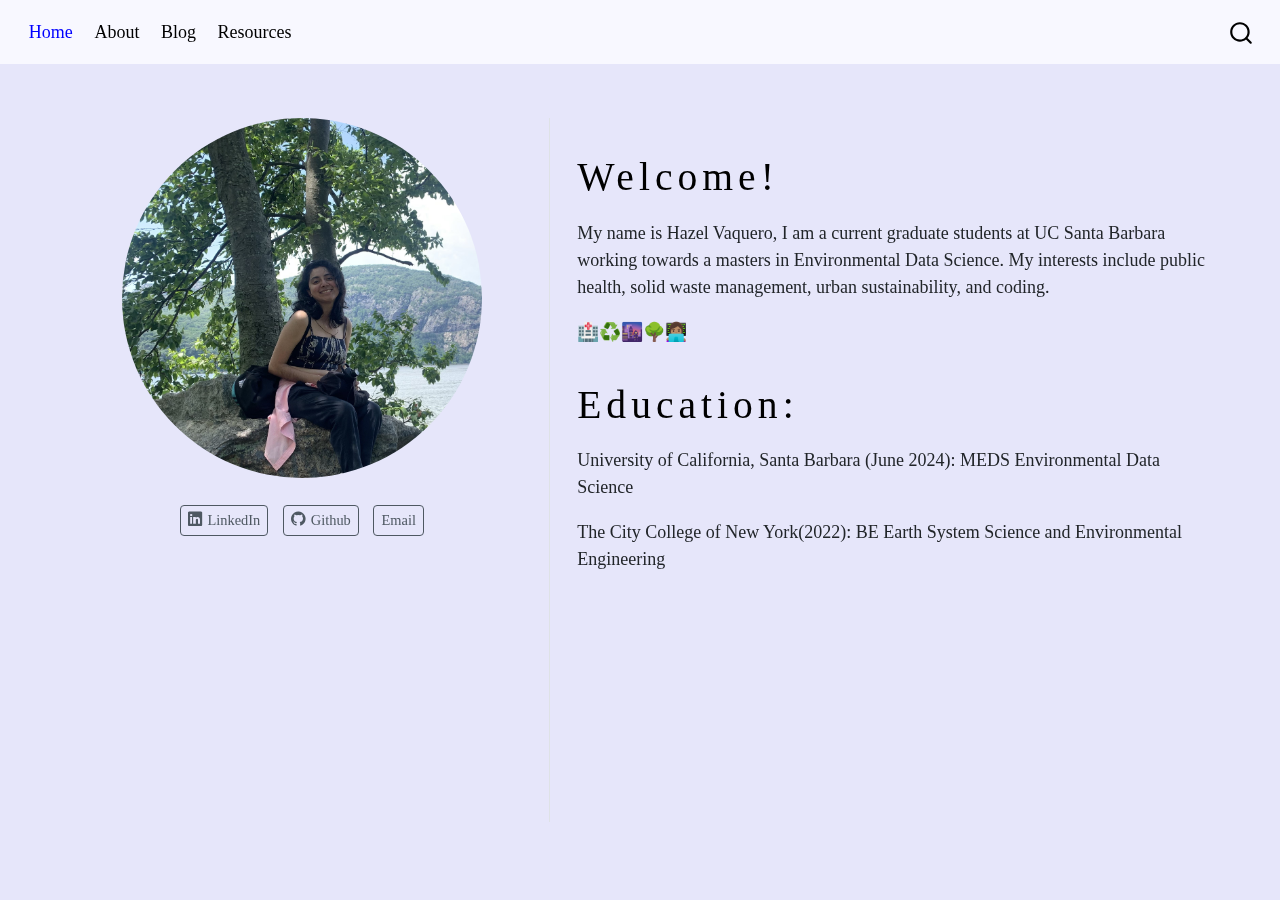
<file: docs/index.html>
<!DOCTYPE html>
<html xmlns="http://www.w3.org/1999/xhtml" lang="en" xml:lang="en"><head>

<meta charset="utf-8">
<meta name="generator" content="quarto-1.2.335">

<meta name="viewport" content="width=device-width, initial-scale=1.0, user-scalable=yes">


<title>index</title>
<style>
code{white-space: pre-wrap;}
span.smallcaps{font-variant: small-caps;}
div.columns{display: flex; gap: min(4vw, 1.5em);}
div.column{flex: auto; overflow-x: auto;}
div.hanging-indent{margin-left: 1.5em; text-indent: -1.5em;}
ul.task-list{list-style: none;}
ul.task-list li input[type="checkbox"] {
  width: 0.8em;
  margin: 0 0.8em 0.2em -1.6em;
  vertical-align: middle;
}
</style>


<script src="site_libs/quarto-nav/quarto-nav.js"></script>
<script src="site_libs/quarto-nav/headroom.min.js"></script>
<script src="site_libs/clipboard/clipboard.min.js"></script>
<script src="site_libs/quarto-search/autocomplete.umd.js"></script>
<script src="site_libs/quarto-search/fuse.min.js"></script>
<script src="site_libs/quarto-search/quarto-search.js"></script>
<meta name="quarto:offset" content="./">
<script src="site_libs/quarto-html/quarto.js"></script>
<script src="site_libs/quarto-html/popper.min.js"></script>
<script src="site_libs/quarto-html/tippy.umd.min.js"></script>
<link href="site_libs/quarto-html/tippy.css" rel="stylesheet">
<link href="site_libs/quarto-html/quarto-syntax-highlighting.css" rel="stylesheet" id="quarto-text-highlighting-styles">
<script src="site_libs/bootstrap/bootstrap.min.js"></script>
<link href="site_libs/bootstrap/bootstrap-icons.css" rel="stylesheet">
<link href="site_libs/bootstrap/bootstrap.min.css" rel="stylesheet" id="quarto-bootstrap" data-mode="light">
<script id="quarto-search-options" type="application/json">{
  "location": "navbar",
  "copy-button": false,
  "collapse-after": 3,
  "panel-placement": "end",
  "type": "overlay",
  "limit": 20,
  "language": {
    "search-no-results-text": "No results",
    "search-matching-documents-text": "matching documents",
    "search-copy-link-title": "Copy link to search",
    "search-hide-matches-text": "Hide additional matches",
    "search-more-match-text": "more match in this document",
    "search-more-matches-text": "more matches in this document",
    "search-clear-button-title": "Clear",
    "search-detached-cancel-button-title": "Cancel",
    "search-submit-button-title": "Submit"
  }
}</script>


</head>

<body class="nav-fixed">

<div id="quarto-search-results"></div>
  <header id="quarto-header" class="headroom fixed-top">
    <nav class="navbar navbar-expand-lg navbar-dark ">
      <div class="navbar-container container-fluid">
          <button class="navbar-toggler" type="button" data-bs-toggle="collapse" data-bs-target="#navbarCollapse" aria-controls="navbarCollapse" aria-expanded="false" aria-label="Toggle navigation" onclick="if (window.quartoToggleHeadroom) { window.quartoToggleHeadroom(); }">
  <span class="navbar-toggler-icon"></span>
</button>
          <div class="collapse navbar-collapse" id="navbarCollapse">
            <ul class="navbar-nav navbar-nav-scroll me-auto">
  <li class="nav-item">
    <a class="nav-link active" href="./index.html" aria-current="page">
 <span class="menu-text">Home</span></a>
  </li>  
  <li class="nav-item">
    <a class="nav-link" href="./about.html">
 <span class="menu-text">About</span></a>
  </li>  
  <li class="nav-item">
    <a class="nav-link" href="./blog.html">
 <span class="menu-text">Blog</span></a>
  </li>  
  <li class="nav-item">
    <a class="nav-link" href="./resources.html">
 <span class="menu-text">Resources</span></a>
  </li>  
</ul>
              <div id="quarto-search" class="" title="Search"></div>
          </div> <!-- /navcollapse -->
      </div> <!-- /container-fluid -->
    </nav>
</header>
<!-- content -->
<div id="quarto-content" class="quarto-container page-columns page-rows-contents page-layout-full page-navbar">
<!-- sidebar -->
<!-- margin-sidebar -->
    
<!-- main -->
<div class="quarto-about-trestles column-page">
  <div class="about-entity">
    <img src="pictures/hazel.jpg" class="about-image
  round " style="height: 20em; width: 20em;">
    <div class="about-links">
  <a href="https://www.linkedin.com/in/hazel-vaquero-7923741a9/" class="about-link">
    <i class="bi bi-linkedin"></i>
     <span class="about-link-text">LinkedIn</span>
  </a>
  <a href="https://github.com/hazelvaq" class="about-link">
    <i class="bi bi-github"></i>
     <span class="about-link-text">Github</span>
  </a>
  <a href="mailto::hazelvaquero@ucsb.edu" class="about-link">
     <span class="about-link-text">Email</span>
  </a>
</div>
  </div>
  <div class="about-contents"><main class="content column-page" id="quarto-document-content">
<section id="welcome" class="level1">
<h1>Welcome!</h1>
<p>My name is Hazel Vaquero, I am a current graduate students at UC Santa Barbara working towards a masters in Environmental Data Science. My interests include public health, solid waste management, urban sustainability, and coding.</p>
<p>🏥♻️🌆🌳👩🏽‍💻</p>
</section>
<section id="education" class="level1">
<h1>Education:</h1>
<p>University of California, Santa Barbara (June 2024): MEDS Environmental Data Science</p>
<p>The City College of New York(2022): BE Earth System Science and Environmental Engineering</p>


</section>
</main></div>
</div>
 <!-- /main -->
<script id="quarto-html-after-body" type="application/javascript">
window.document.addEventListener("DOMContentLoaded", function (event) {
  const toggleBodyColorMode = (bsSheetEl) => {
    const mode = bsSheetEl.getAttribute("data-mode");
    const bodyEl = window.document.querySelector("body");
    if (mode === "dark") {
      bodyEl.classList.add("quarto-dark");
      bodyEl.classList.remove("quarto-light");
    } else {
      bodyEl.classList.add("quarto-light");
      bodyEl.classList.remove("quarto-dark");
    }
  }
  const toggleBodyColorPrimary = () => {
    const bsSheetEl = window.document.querySelector("link#quarto-bootstrap");
    if (bsSheetEl) {
      toggleBodyColorMode(bsSheetEl);
    }
  }
  toggleBodyColorPrimary();  
  const clipboard = new window.ClipboardJS('.code-copy-button', {
    target: function(trigger) {
      return trigger.previousElementSibling;
    }
  });
  clipboard.on('success', function(e) {
    // button target
    const button = e.trigger;
    // don't keep focus
    button.blur();
    // flash "checked"
    button.classList.add('code-copy-button-checked');
    var currentTitle = button.getAttribute("title");
    button.setAttribute("title", "Copied!");
    let tooltip;
    if (window.bootstrap) {
      button.setAttribute("data-bs-toggle", "tooltip");
      button.setAttribute("data-bs-placement", "left");
      button.setAttribute("data-bs-title", "Copied!");
      tooltip = new bootstrap.Tooltip(button, 
        { trigger: "manual", 
          customClass: "code-copy-button-tooltip",
          offset: [0, -8]});
      tooltip.show();    
    }
    setTimeout(function() {
      if (tooltip) {
        tooltip.hide();
        button.removeAttribute("data-bs-title");
        button.removeAttribute("data-bs-toggle");
        button.removeAttribute("data-bs-placement");
      }
      button.setAttribute("title", currentTitle);
      button.classList.remove('code-copy-button-checked');
    }, 1000);
    // clear code selection
    e.clearSelection();
  });
  function tippyHover(el, contentFn) {
    const config = {
      allowHTML: true,
      content: contentFn,
      maxWidth: 500,
      delay: 100,
      arrow: false,
      appendTo: function(el) {
          return el.parentElement;
      },
      interactive: true,
      interactiveBorder: 10,
      theme: 'quarto',
      placement: 'bottom-start'
    };
    window.tippy(el, config); 
  }
  const noterefs = window.document.querySelectorAll('a[role="doc-noteref"]');
  for (var i=0; i<noterefs.length; i++) {
    const ref = noterefs[i];
    tippyHover(ref, function() {
      // use id or data attribute instead here
      let href = ref.getAttribute('data-footnote-href') || ref.getAttribute('href');
      try { href = new URL(href).hash; } catch {}
      const id = href.replace(/^#\/?/, "");
      const note = window.document.getElementById(id);
      return note.innerHTML;
    });
  }
  const findCites = (el) => {
    const parentEl = el.parentElement;
    if (parentEl) {
      const cites = parentEl.dataset.cites;
      if (cites) {
        return {
          el,
          cites: cites.split(' ')
        };
      } else {
        return findCites(el.parentElement)
      }
    } else {
      return undefined;
    }
  };
  var bibliorefs = window.document.querySelectorAll('a[role="doc-biblioref"]');
  for (var i=0; i<bibliorefs.length; i++) {
    const ref = bibliorefs[i];
    const citeInfo = findCites(ref);
    if (citeInfo) {
      tippyHover(citeInfo.el, function() {
        var popup = window.document.createElement('div');
        citeInfo.cites.forEach(function(cite) {
          var citeDiv = window.document.createElement('div');
          citeDiv.classList.add('hanging-indent');
          citeDiv.classList.add('csl-entry');
          var biblioDiv = window.document.getElementById('ref-' + cite);
          if (biblioDiv) {
            citeDiv.innerHTML = biblioDiv.innerHTML;
          }
          popup.appendChild(citeDiv);
        });
        return popup.innerHTML;
      });
    }
  }
});
</script>
</div> <!-- /content -->



</body></html>
</file>
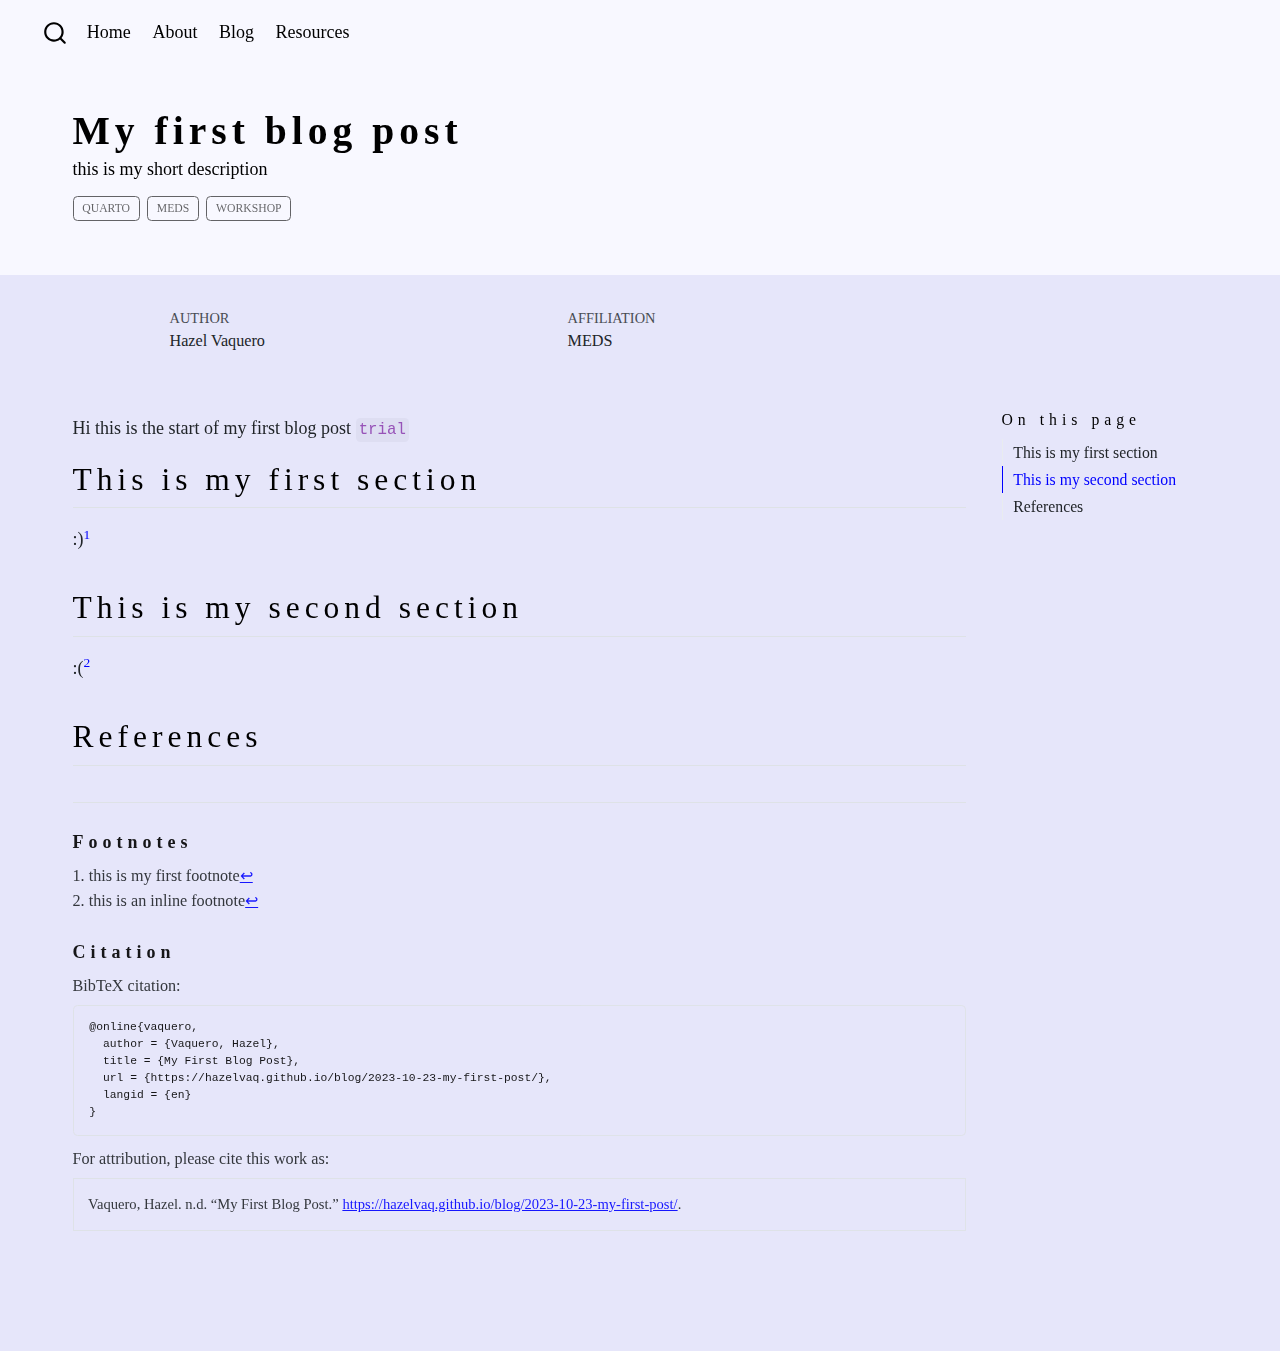
<file: docs/blog/2023-10-23-my-first-post/index.html>
<!DOCTYPE html>
<html xmlns="http://www.w3.org/1999/xhtml" lang="en" xml:lang="en"><head>

<meta charset="utf-8">
<meta name="generator" content="quarto-1.3.450">

<meta name="viewport" content="width=device-width, initial-scale=1.0, user-scalable=yes">

<meta name="author" content="Hazel Vaquero">
<meta name="description" content="this is my short description">

<title>My first blog post</title>
<style>
code{white-space: pre-wrap;}
span.smallcaps{font-variant: small-caps;}
div.columns{display: flex; gap: min(4vw, 1.5em);}
div.column{flex: auto; overflow-x: auto;}
div.hanging-indent{margin-left: 1.5em; text-indent: -1.5em;}
ul.task-list{list-style: none;}
ul.task-list li input[type="checkbox"] {
  width: 0.8em;
  margin: 0 0.8em 0.2em -1em; /* quarto-specific, see https://github.com/quarto-dev/quarto-cli/issues/4556 */ 
  vertical-align: middle;
}
</style>


<script src="../../site_libs/quarto-nav/quarto-nav.js"></script>
<script src="../../site_libs/quarto-nav/headroom.min.js"></script>
<script src="../../site_libs/clipboard/clipboard.min.js"></script>
<script src="../../site_libs/quarto-search/autocomplete.umd.js"></script>
<script src="../../site_libs/quarto-search/fuse.min.js"></script>
<script src="../../site_libs/quarto-search/quarto-search.js"></script>
<meta name="quarto:offset" content="../../">
<script src="../../site_libs/quarto-html/quarto.js"></script>
<script src="../../site_libs/quarto-html/popper.min.js"></script>
<script src="../../site_libs/quarto-html/tippy.umd.min.js"></script>
<script src="../../site_libs/quarto-html/anchor.min.js"></script>
<link href="../../site_libs/quarto-html/tippy.css" rel="stylesheet">
<link href="../../site_libs/quarto-html/quarto-syntax-highlighting.css" rel="stylesheet" id="quarto-text-highlighting-styles">
<script src="../../site_libs/bootstrap/bootstrap.min.js"></script>
<link href="../../site_libs/bootstrap/bootstrap-icons.css" rel="stylesheet">
<link href="../../site_libs/bootstrap/bootstrap.min.css" rel="stylesheet" id="quarto-bootstrap" data-mode="light">
<script id="quarto-search-options" type="application/json">{
  "location": "navbar",
  "copy-button": false,
  "collapse-after": 3,
  "panel-placement": "end",
  "type": "overlay",
  "limit": 20,
  "language": {
    "search-no-results-text": "No results",
    "search-matching-documents-text": "matching documents",
    "search-copy-link-title": "Copy link to search",
    "search-hide-matches-text": "Hide additional matches",
    "search-more-match-text": "more match in this document",
    "search-more-matches-text": "more matches in this document",
    "search-clear-button-title": "Clear",
    "search-detached-cancel-button-title": "Cancel",
    "search-submit-button-title": "Submit",
    "search-label": "Search"
  }
}</script>


</head>

<body class="nav-fixed">

<div id="quarto-search-results"></div>
  <header id="quarto-header" class="headroom fixed-top">
    <nav class="navbar navbar-expand-lg navbar-dark ">
      <div class="navbar-container container-fluid">
            <div id="quarto-search" class="" title="Search"></div>
          <button class="navbar-toggler" type="button" data-bs-toggle="collapse" data-bs-target="#navbarCollapse" aria-controls="navbarCollapse" aria-expanded="false" aria-label="Toggle navigation" onclick="if (window.quartoToggleHeadroom) { window.quartoToggleHeadroom(); }">
  <span class="navbar-toggler-icon"></span>
</button>
          <div class="collapse navbar-collapse" id="navbarCollapse">
            <ul class="navbar-nav navbar-nav-scroll me-auto">
  <li class="nav-item">
    <a class="nav-link" href="../../index.html" rel="" target="">
 <span class="menu-text">Home</span></a>
  </li>  
  <li class="nav-item">
    <a class="nav-link" href="../../about.html" rel="" target="">
 <span class="menu-text">About</span></a>
  </li>  
  <li class="nav-item">
    <a class="nav-link" href="../../blog.html" rel="" target="">
 <span class="menu-text">Blog</span></a>
  </li>  
  <li class="nav-item">
    <a class="nav-link" href="../../resources.html" rel="" target="">
 <span class="menu-text">Resources</span></a>
  </li>  
</ul>
            <div class="quarto-navbar-tools ms-auto">
</div>
          </div> <!-- /navcollapse -->
      </div> <!-- /container-fluid -->
    </nav>
</header>
<!-- content -->
<header id="title-block-header" class="quarto-title-block default page-columns page-full">
  <div class="quarto-title-banner page-columns page-full">
    <div class="quarto-title column-page-left">
      <h1 class="title">My first blog post</h1>
                  <div>
        <div class="description">
          this is my short description
        </div>
      </div>
                          <div class="quarto-categories">
                <div class="quarto-category">Quarto</div>
                <div class="quarto-category">MEDS</div>
                <div class="quarto-category">Workshop</div>
              </div>
                  </div>
  </div>
    
  <div class="quarto-title-meta-author">
    <div class="quarto-title-meta-heading">Author</div>
    <div class="quarto-title-meta-heading">Affiliation</div>
    
      <div class="quarto-title-meta-contents">
      <p class="author"><a href="https://hazelvaq.github.io/">Hazel Vaquero</a> </p>
    </div>
      <div class="quarto-title-meta-contents">
          <p class="affiliation">
              <a href="https://bren.ucsb.edu/masters-programs/master-environmental-data-science/academics-meds">
              MEDS
              </a>
            </p>
        </div>
      </div>

  <div class="quarto-title-meta">

        
    
      
    </div>
    
  
  </header><div id="quarto-content" class="quarto-container page-columns page-rows-contents page-layout-full page-navbar">
<!-- sidebar -->
<!-- margin-sidebar -->
    <div id="quarto-margin-sidebar" class="sidebar margin-sidebar">
        <nav id="TOC" role="doc-toc" class="toc-active">
    <h2 id="toc-title">On this page</h2>
   
  <ul>
  <li><a href="#this-is-my-first-section" id="toc-this-is-my-first-section" class="nav-link active" data-scroll-target="#this-is-my-first-section">This is my first section</a></li>
  <li><a href="#this-is-my-second-section" id="toc-this-is-my-second-section" class="nav-link" data-scroll-target="#this-is-my-second-section">This is my second section</a></li>
  <li><a href="#references" id="toc-references" class="nav-link" data-scroll-target="#references">References</a></li>
  </ul>
</nav>
    </div>
<!-- main -->
<main class="content quarto-banner-title-block column-page-left" id="quarto-document-content">




<p>Hi this is the start of my first blog post <code>trial</code></p>
<section id="this-is-my-first-section" class="level2">
<h2 class="anchored" data-anchor-id="this-is-my-first-section">This is my first section</h2>
<p>:)<a href="#fn1" class="footnote-ref" id="fnref1" role="doc-noteref"><sup>1</sup></a></p>
</section>
<section id="this-is-my-second-section" class="level2">
<h2 class="anchored" data-anchor-id="this-is-my-second-section">This is my second section</h2>
<p>:(<a href="#fn2" class="footnote-ref" id="fnref2" role="doc-noteref"><sup>2</sup></a></p>
</section>
<section id="references" class="level2">
<h2 class="anchored" data-anchor-id="references">References</h2>


</section>


<div id="quarto-appendix" class="default"><section id="footnotes" class="footnotes footnotes-end-of-document" role="doc-endnotes"><h2 class="anchored quarto-appendix-heading">Footnotes</h2>

<ol>
<li id="fn1"><p>this is my first footnote<a href="#fnref1" class="footnote-back" role="doc-backlink">↩︎</a></p></li>
<li id="fn2"><p>this is an inline footnote<a href="#fnref2" class="footnote-back" role="doc-backlink">↩︎</a></p></li>
</ol>
</section><section class="quarto-appendix-contents"><h2 class="anchored quarto-appendix-heading">Citation</h2><div><div class="quarto-appendix-secondary-label">BibTeX citation:</div><pre class="sourceCode code-with-copy quarto-appendix-bibtex"><code class="sourceCode bibtex">@online{vaquero,
  author = {Vaquero, Hazel},
  title = {My First Blog Post},
  url = {https://hazelvaq.github.io/blog/2023-10-23-my-first-post/},
  langid = {en}
}
</code><button title="Copy to Clipboard" class="code-copy-button"><i class="bi"></i></button></pre><div class="quarto-appendix-secondary-label">For attribution, please cite this work as:</div><div id="ref-vaquero" class="csl-entry quarto-appendix-citeas" role="listitem">
Vaquero, Hazel. n.d. <span>“My First Blog Post.”</span> <a href="https://hazelvaq.github.io/blog/2023-10-23-my-first-post/">https://hazelvaq.github.io/blog/2023-10-23-my-first-post/</a>.
</div></div></section></div></main> <!-- /main -->
<script id="quarto-html-after-body" type="application/javascript">
window.document.addEventListener("DOMContentLoaded", function (event) {
  const toggleBodyColorMode = (bsSheetEl) => {
    const mode = bsSheetEl.getAttribute("data-mode");
    const bodyEl = window.document.querySelector("body");
    if (mode === "dark") {
      bodyEl.classList.add("quarto-dark");
      bodyEl.classList.remove("quarto-light");
    } else {
      bodyEl.classList.add("quarto-light");
      bodyEl.classList.remove("quarto-dark");
    }
  }
  const toggleBodyColorPrimary = () => {
    const bsSheetEl = window.document.querySelector("link#quarto-bootstrap");
    if (bsSheetEl) {
      toggleBodyColorMode(bsSheetEl);
    }
  }
  toggleBodyColorPrimary();  
  const icon = "";
  const anchorJS = new window.AnchorJS();
  anchorJS.options = {
    placement: 'right',
    icon: icon
  };
  anchorJS.add('.anchored');
  const isCodeAnnotation = (el) => {
    for (const clz of el.classList) {
      if (clz.startsWith('code-annotation-')) {                     
        return true;
      }
    }
    return false;
  }
  const clipboard = new window.ClipboardJS('.code-copy-button', {
    text: function(trigger) {
      const codeEl = trigger.previousElementSibling.cloneNode(true);
      for (const childEl of codeEl.children) {
        if (isCodeAnnotation(childEl)) {
          childEl.remove();
        }
      }
      return codeEl.innerText;
    }
  });
  clipboard.on('success', function(e) {
    // button target
    const button = e.trigger;
    // don't keep focus
    button.blur();
    // flash "checked"
    button.classList.add('code-copy-button-checked');
    var currentTitle = button.getAttribute("title");
    button.setAttribute("title", "Copied!");
    let tooltip;
    if (window.bootstrap) {
      button.setAttribute("data-bs-toggle", "tooltip");
      button.setAttribute("data-bs-placement", "left");
      button.setAttribute("data-bs-title", "Copied!");
      tooltip = new bootstrap.Tooltip(button, 
        { trigger: "manual", 
          customClass: "code-copy-button-tooltip",
          offset: [0, -8]});
      tooltip.show();    
    }
    setTimeout(function() {
      if (tooltip) {
        tooltip.hide();
        button.removeAttribute("data-bs-title");
        button.removeAttribute("data-bs-toggle");
        button.removeAttribute("data-bs-placement");
      }
      button.setAttribute("title", currentTitle);
      button.classList.remove('code-copy-button-checked');
    }, 1000);
    // clear code selection
    e.clearSelection();
  });
  function tippyHover(el, contentFn) {
    const config = {
      allowHTML: true,
      content: contentFn,
      maxWidth: 500,
      delay: 100,
      arrow: false,
      appendTo: function(el) {
          return el.parentElement;
      },
      interactive: true,
      interactiveBorder: 10,
      theme: 'quarto',
      placement: 'bottom-start'
    };
    window.tippy(el, config); 
  }
  const noterefs = window.document.querySelectorAll('a[role="doc-noteref"]');
  for (var i=0; i<noterefs.length; i++) {
    const ref = noterefs[i];
    tippyHover(ref, function() {
      // use id or data attribute instead here
      let href = ref.getAttribute('data-footnote-href') || ref.getAttribute('href');
      try { href = new URL(href).hash; } catch {}
      const id = href.replace(/^#\/?/, "");
      const note = window.document.getElementById(id);
      return note.innerHTML;
    });
  }
      let selectedAnnoteEl;
      const selectorForAnnotation = ( cell, annotation) => {
        let cellAttr = 'data-code-cell="' + cell + '"';
        let lineAttr = 'data-code-annotation="' +  annotation + '"';
        const selector = 'span[' + cellAttr + '][' + lineAttr + ']';
        return selector;
      }
      const selectCodeLines = (annoteEl) => {
        const doc = window.document;
        const targetCell = annoteEl.getAttribute("data-target-cell");
        const targetAnnotation = annoteEl.getAttribute("data-target-annotation");
        const annoteSpan = window.document.querySelector(selectorForAnnotation(targetCell, targetAnnotation));
        const lines = annoteSpan.getAttribute("data-code-lines").split(",");
        const lineIds = lines.map((line) => {
          return targetCell + "-" + line;
        })
        let top = null;
        let height = null;
        let parent = null;
        if (lineIds.length > 0) {
            //compute the position of the single el (top and bottom and make a div)
            const el = window.document.getElementById(lineIds[0]);
            top = el.offsetTop;
            height = el.offsetHeight;
            parent = el.parentElement.parentElement;
          if (lineIds.length > 1) {
            const lastEl = window.document.getElementById(lineIds[lineIds.length - 1]);
            const bottom = lastEl.offsetTop + lastEl.offsetHeight;
            height = bottom - top;
          }
          if (top !== null && height !== null && parent !== null) {
            // cook up a div (if necessary) and position it 
            let div = window.document.getElementById("code-annotation-line-highlight");
            if (div === null) {
              div = window.document.createElement("div");
              div.setAttribute("id", "code-annotation-line-highlight");
              div.style.position = 'absolute';
              parent.appendChild(div);
            }
            div.style.top = top - 2 + "px";
            div.style.height = height + 4 + "px";
            let gutterDiv = window.document.getElementById("code-annotation-line-highlight-gutter");
            if (gutterDiv === null) {
              gutterDiv = window.document.createElement("div");
              gutterDiv.setAttribute("id", "code-annotation-line-highlight-gutter");
              gutterDiv.style.position = 'absolute';
              const codeCell = window.document.getElementById(targetCell);
              const gutter = codeCell.querySelector('.code-annotation-gutter');
              gutter.appendChild(gutterDiv);
            }
            gutterDiv.style.top = top - 2 + "px";
            gutterDiv.style.height = height + 4 + "px";
          }
          selectedAnnoteEl = annoteEl;
        }
      };
      const unselectCodeLines = () => {
        const elementsIds = ["code-annotation-line-highlight", "code-annotation-line-highlight-gutter"];
        elementsIds.forEach((elId) => {
          const div = window.document.getElementById(elId);
          if (div) {
            div.remove();
          }
        });
        selectedAnnoteEl = undefined;
      };
      // Attach click handler to the DT
      const annoteDls = window.document.querySelectorAll('dt[data-target-cell]');
      for (const annoteDlNode of annoteDls) {
        annoteDlNode.addEventListener('click', (event) => {
          const clickedEl = event.target;
          if (clickedEl !== selectedAnnoteEl) {
            unselectCodeLines();
            const activeEl = window.document.querySelector('dt[data-target-cell].code-annotation-active');
            if (activeEl) {
              activeEl.classList.remove('code-annotation-active');
            }
            selectCodeLines(clickedEl);
            clickedEl.classList.add('code-annotation-active');
          } else {
            // Unselect the line
            unselectCodeLines();
            clickedEl.classList.remove('code-annotation-active');
          }
        });
      }
  const findCites = (el) => {
    const parentEl = el.parentElement;
    if (parentEl) {
      const cites = parentEl.dataset.cites;
      if (cites) {
        return {
          el,
          cites: cites.split(' ')
        };
      } else {
        return findCites(el.parentElement)
      }
    } else {
      return undefined;
    }
  };
  var bibliorefs = window.document.querySelectorAll('a[role="doc-biblioref"]');
  for (var i=0; i<bibliorefs.length; i++) {
    const ref = bibliorefs[i];
    const citeInfo = findCites(ref);
    if (citeInfo) {
      tippyHover(citeInfo.el, function() {
        var popup = window.document.createElement('div');
        citeInfo.cites.forEach(function(cite) {
          var citeDiv = window.document.createElement('div');
          citeDiv.classList.add('hanging-indent');
          citeDiv.classList.add('csl-entry');
          var biblioDiv = window.document.getElementById('ref-' + cite);
          if (biblioDiv) {
            citeDiv.innerHTML = biblioDiv.innerHTML;
          }
          popup.appendChild(citeDiv);
        });
        return popup.innerHTML;
      });
    }
  }
});
</script>
</div> <!-- /content -->



</body></html>
</file>
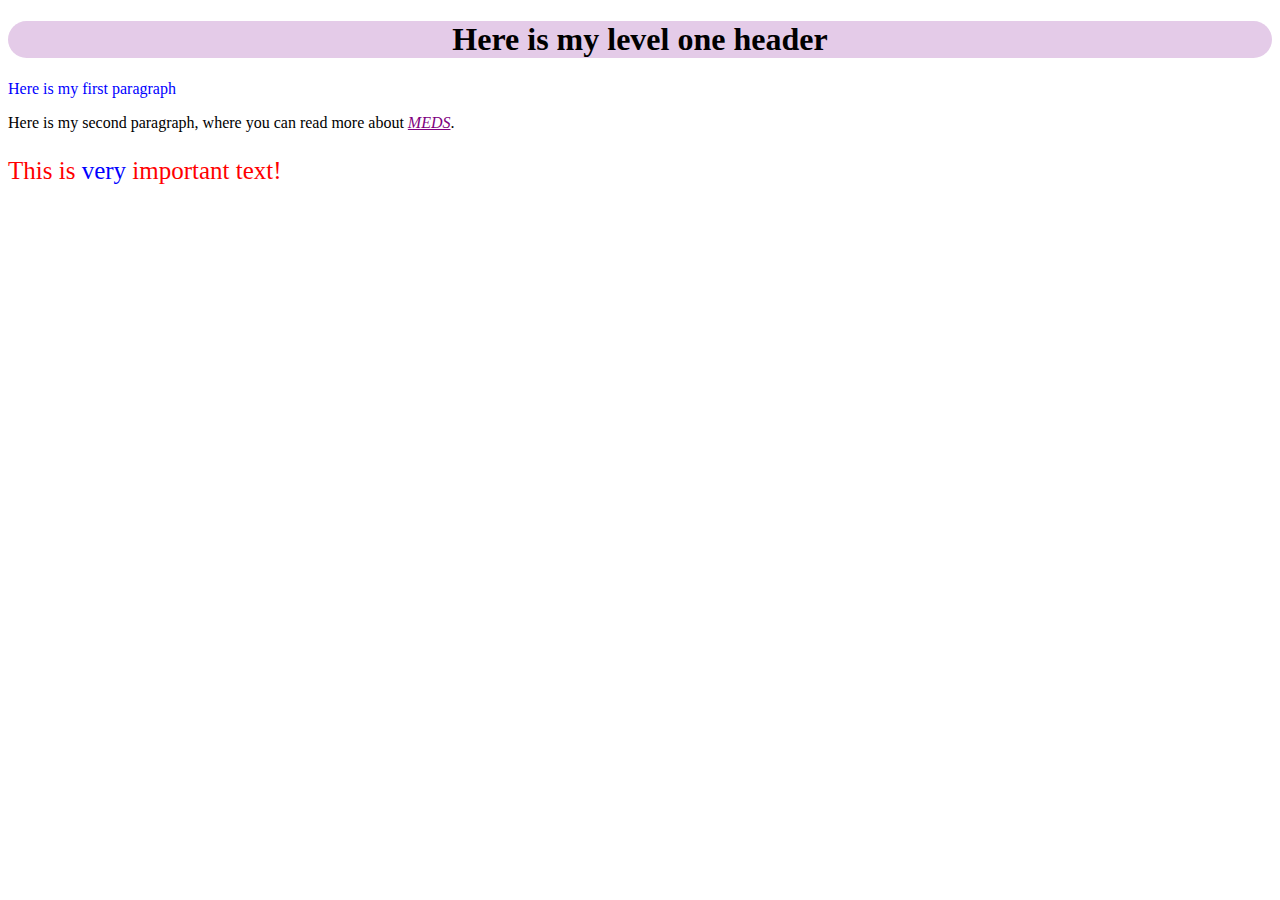
<file: practice-html.html>
<!DOCTYPE html> <!-- All HTML docs start with a doc type declaration-->
<html> <!-- This tag represents the root of the HTML doc -->
<head>
 <!-- Write any metadata about the HTML doc here (inluding the link to an external CSS file) -->
 <link rel="stylesheet" href="styles.css">
</head>
<body> 
  <!-- Write all the contents of the HTML doc here -->
  <h1>Here is my level one header</h1>
  <p class="blue-text">Here is my first paragraph</p>
  <p>Here is my second paragraph, where you can read more about <a href="https://ucsb-meds.github.io/">MEDS</a>.</p>
  <p class="important-text">This is <span class="blue-text">very</span> important text!</p>
</body>
</html>
</file>
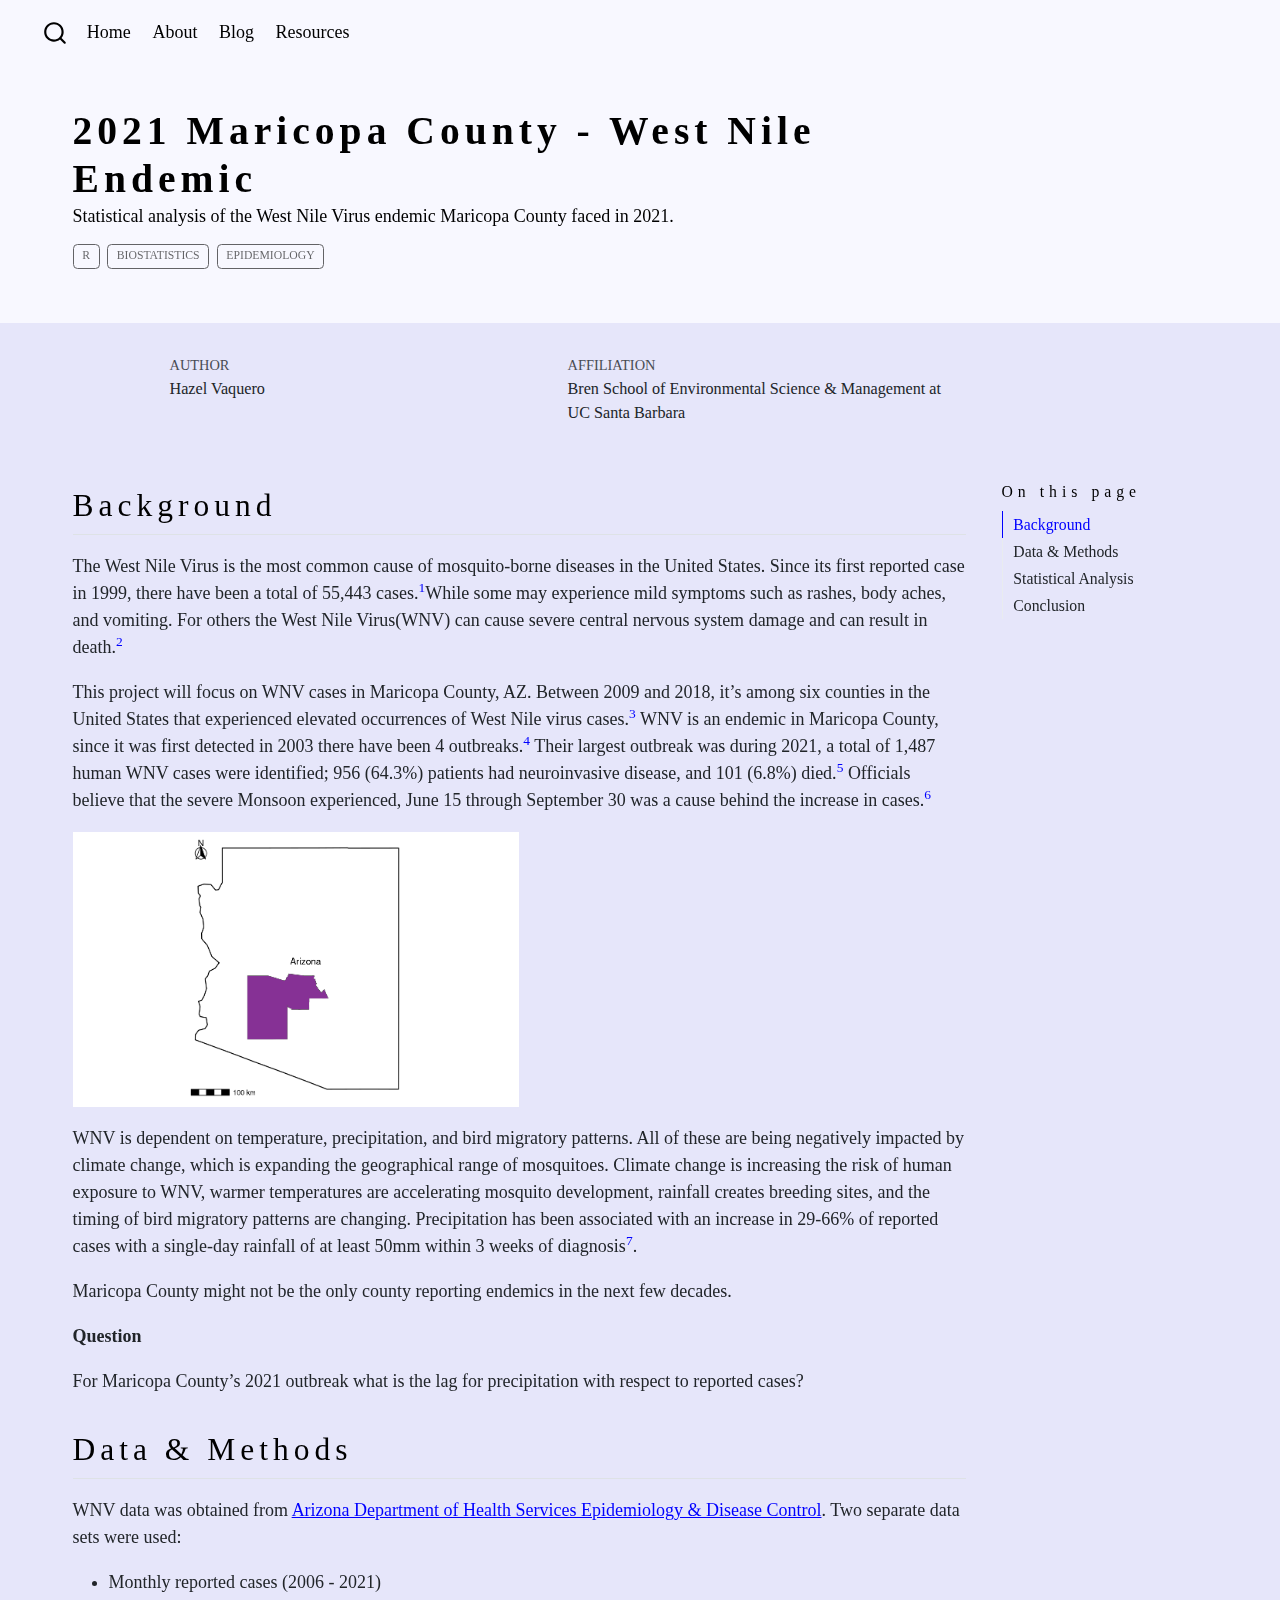
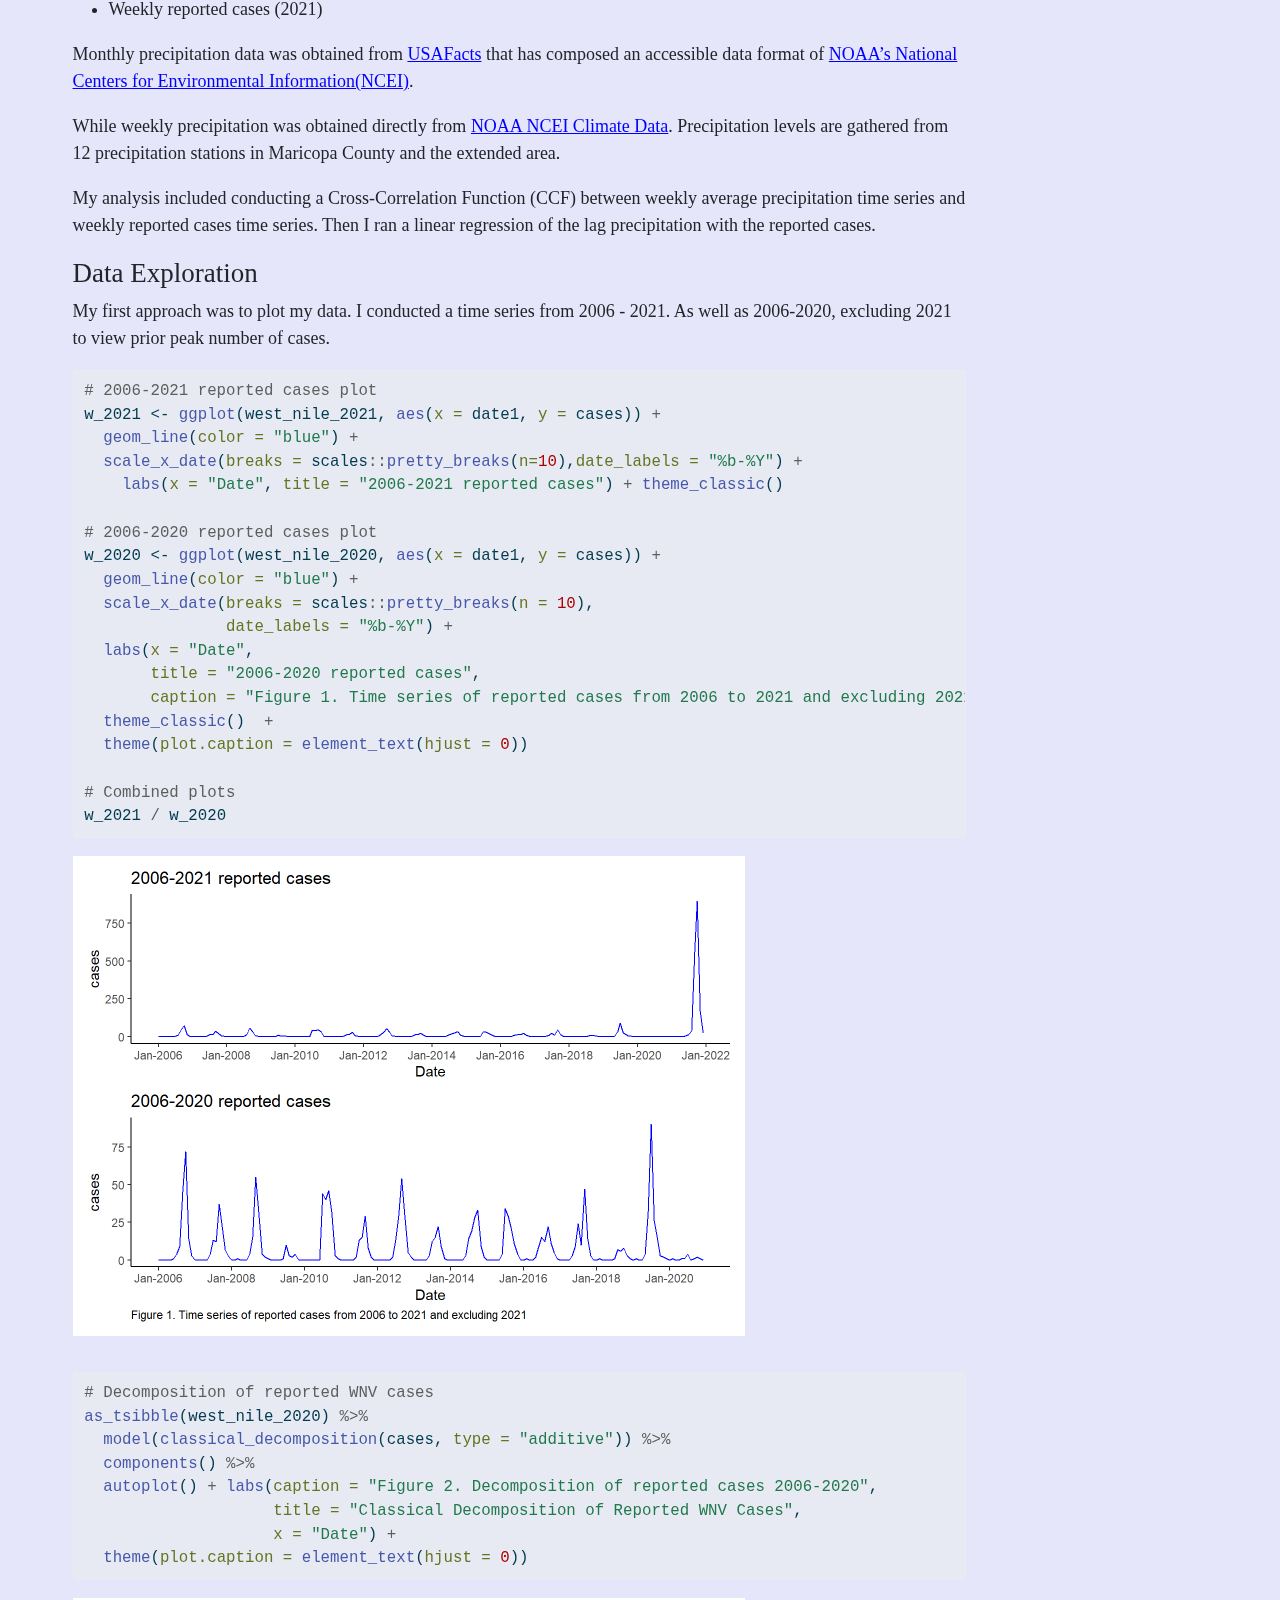
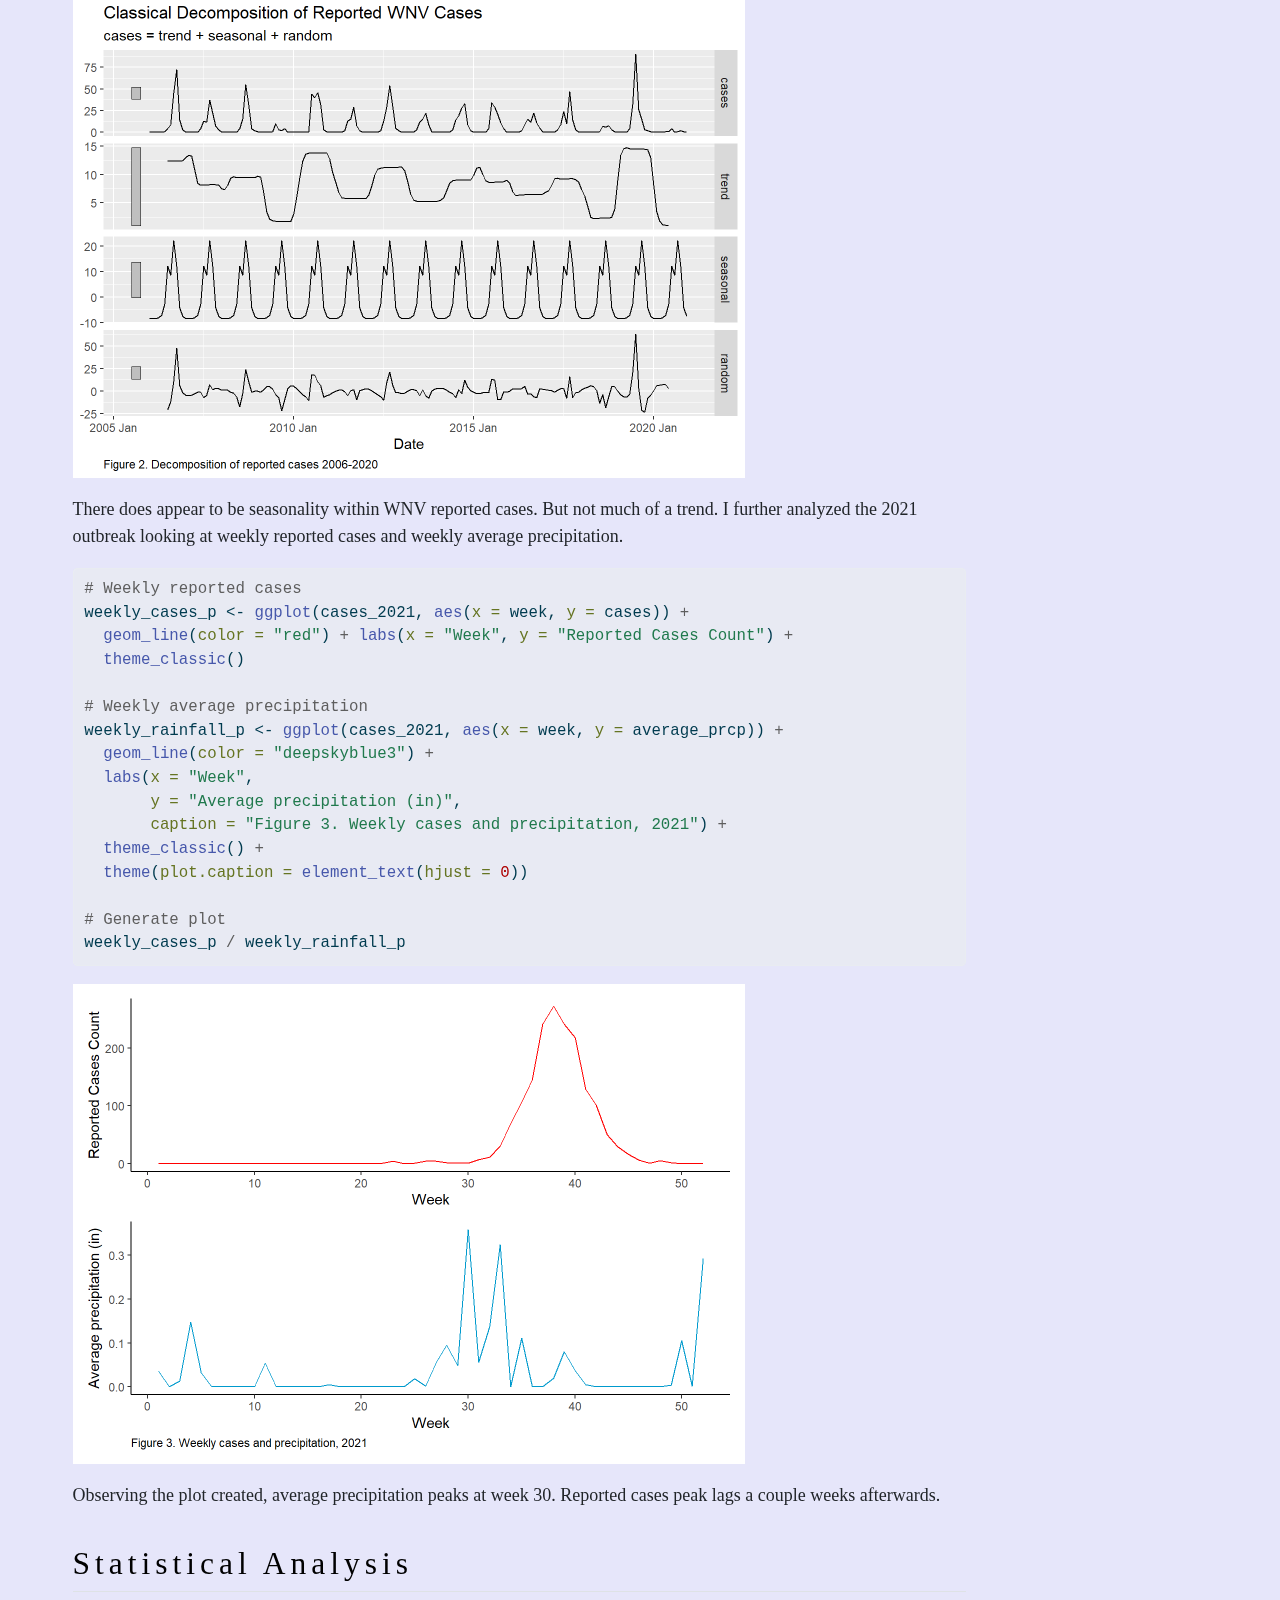
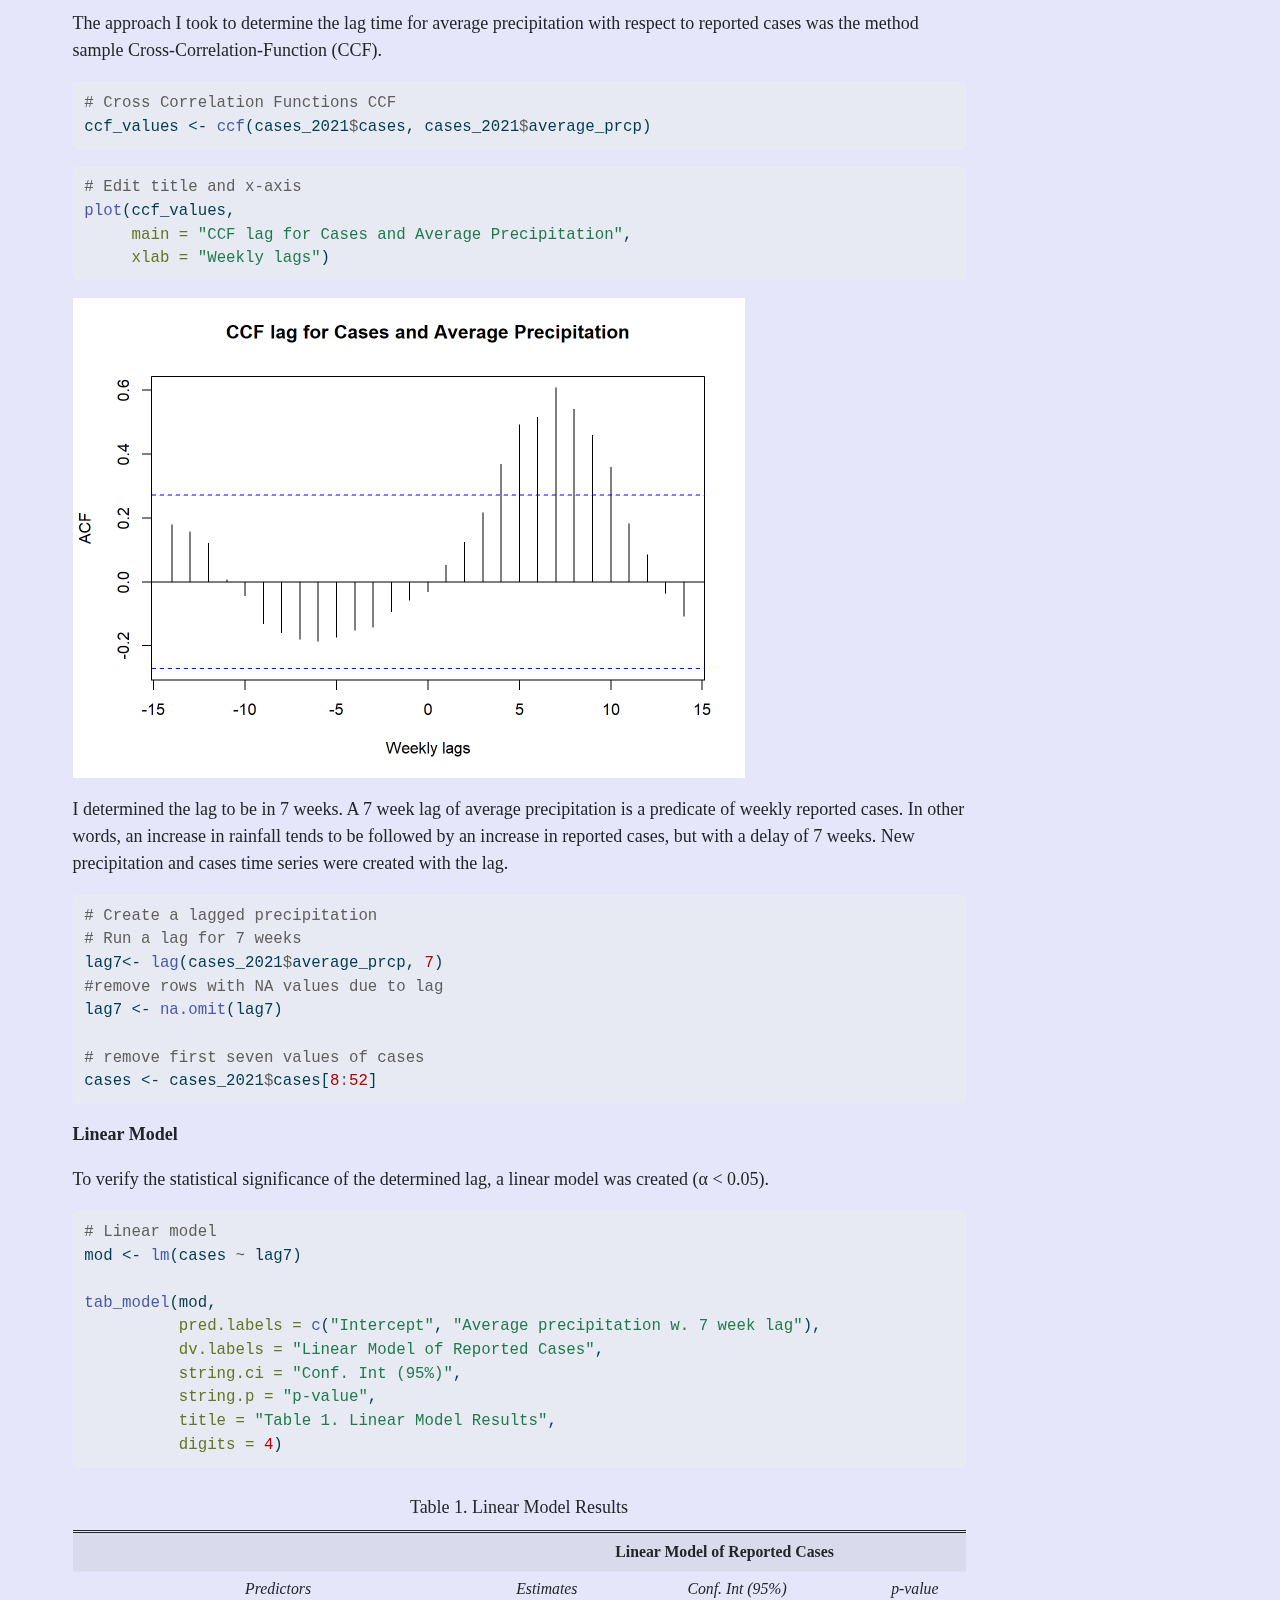
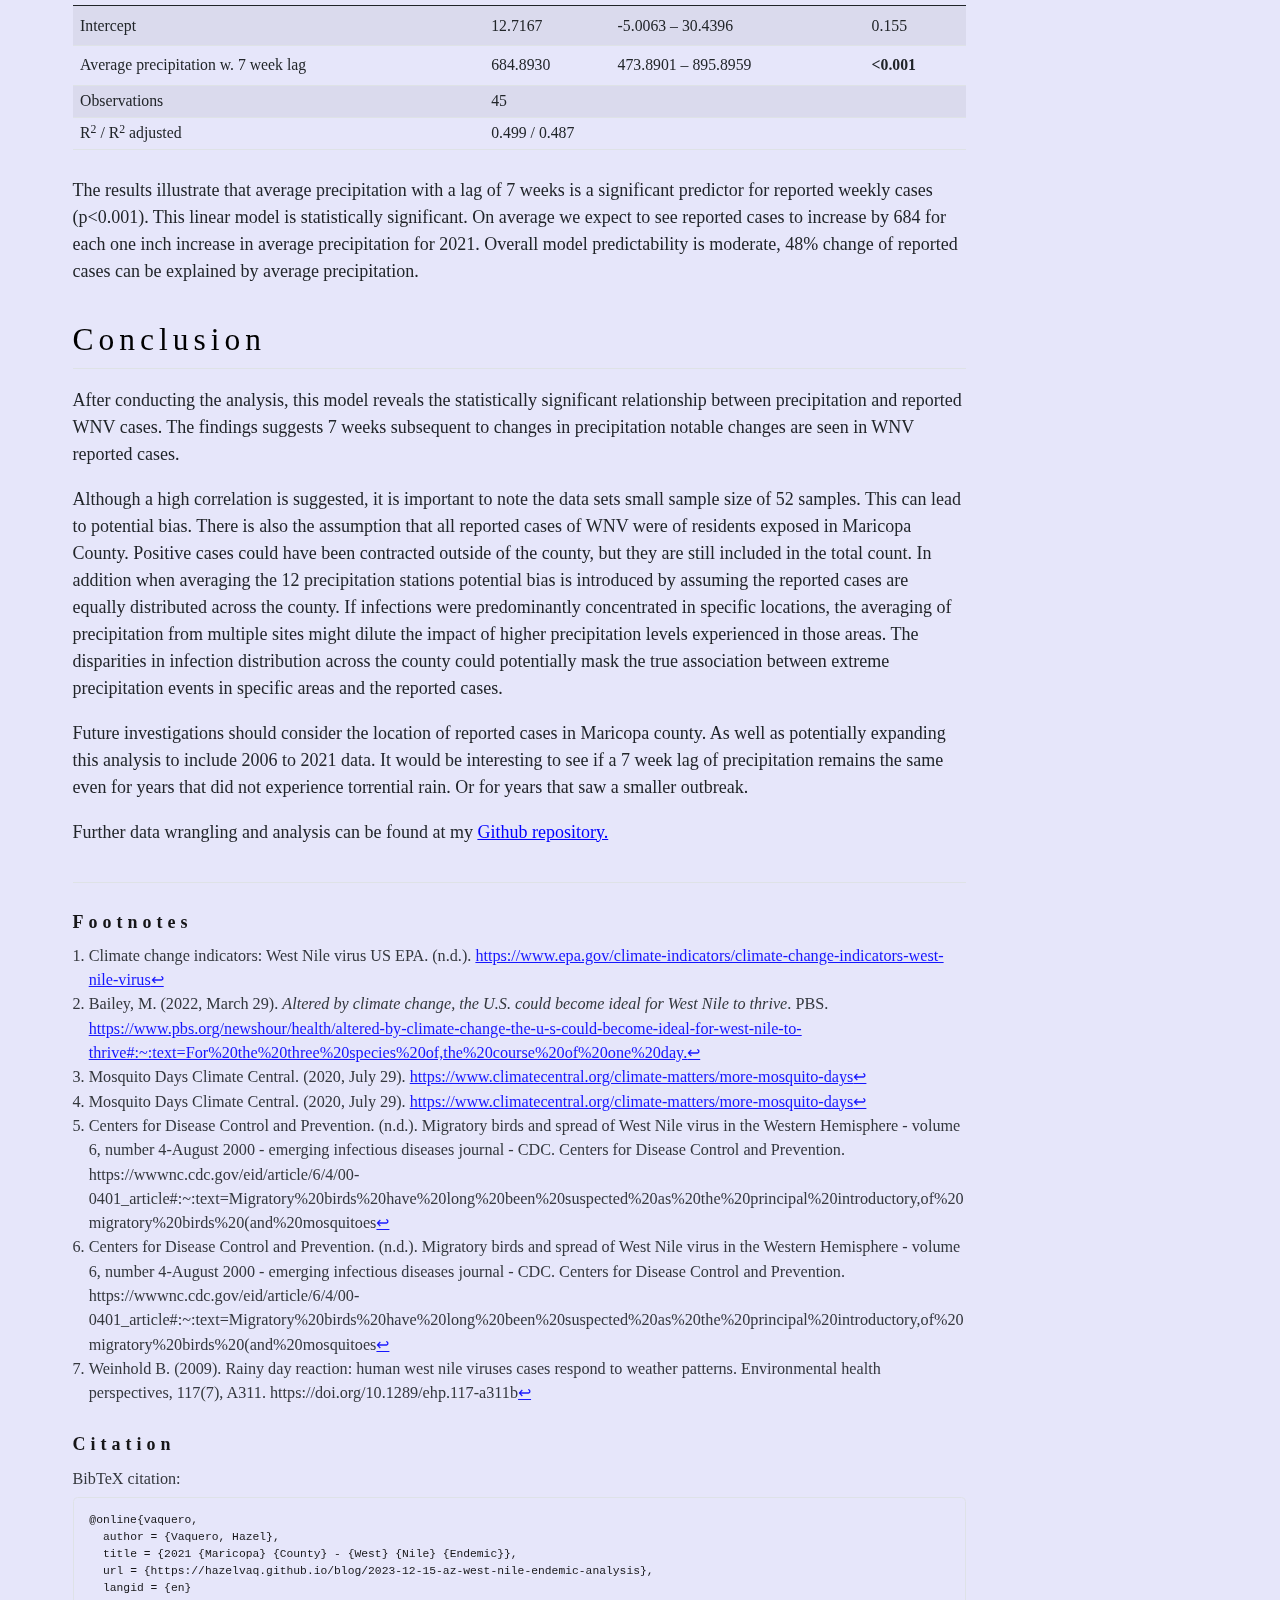
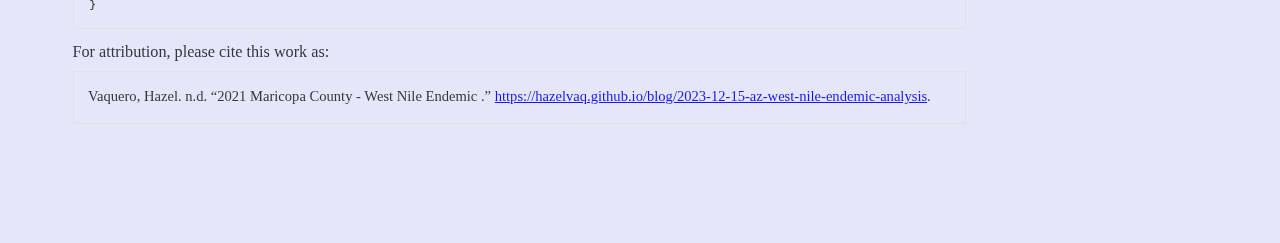
<file: docs/blog/2023-12-15-az-west-nile-endemic-analysis/west_nile_virus.html>
<!DOCTYPE html>
<html xmlns="http://www.w3.org/1999/xhtml" lang="en" xml:lang="en"><head>

<meta charset="utf-8">
<meta name="generator" content="quarto-1.3.450">

<meta name="viewport" content="width=device-width, initial-scale=1.0, user-scalable=yes">

<meta name="author" content="Hazel Vaquero">
<meta name="description" content="Statistical analysis of the West Nile Virus endemic Maricopa County faced in 2021.">

<title>2021 Maricopa County - West Nile Endemic</title>
<style>
code{white-space: pre-wrap;}
span.smallcaps{font-variant: small-caps;}
div.columns{display: flex; gap: min(4vw, 1.5em);}
div.column{flex: auto; overflow-x: auto;}
div.hanging-indent{margin-left: 1.5em; text-indent: -1.5em;}
ul.task-list{list-style: none;}
ul.task-list li input[type="checkbox"] {
  width: 0.8em;
  margin: 0 0.8em 0.2em -1em; /* quarto-specific, see https://github.com/quarto-dev/quarto-cli/issues/4556 */ 
  vertical-align: middle;
}
/* CSS for syntax highlighting */
pre > code.sourceCode { white-space: pre; position: relative; }
pre > code.sourceCode > span { display: inline-block; line-height: 1.25; }
pre > code.sourceCode > span:empty { height: 1.2em; }
.sourceCode { overflow: visible; }
code.sourceCode > span { color: inherit; text-decoration: inherit; }
div.sourceCode { margin: 1em 0; }
pre.sourceCode { margin: 0; }
@media screen {
div.sourceCode { overflow: auto; }
}
@media print {
pre > code.sourceCode { white-space: pre-wrap; }
pre > code.sourceCode > span { text-indent: -5em; padding-left: 5em; }
}
pre.numberSource code
  { counter-reset: source-line 0; }
pre.numberSource code > span
  { position: relative; left: -4em; counter-increment: source-line; }
pre.numberSource code > span > a:first-child::before
  { content: counter(source-line);
    position: relative; left: -1em; text-align: right; vertical-align: baseline;
    border: none; display: inline-block;
    -webkit-touch-callout: none; -webkit-user-select: none;
    -khtml-user-select: none; -moz-user-select: none;
    -ms-user-select: none; user-select: none;
    padding: 0 4px; width: 4em;
  }
pre.numberSource { margin-left: 3em;  padding-left: 4px; }
div.sourceCode
  {   }
@media screen {
pre > code.sourceCode > span > a:first-child::before { text-decoration: underline; }
}
</style>


<script src="../../site_libs/quarto-nav/quarto-nav.js"></script>
<script src="../../site_libs/quarto-nav/headroom.min.js"></script>
<script src="../../site_libs/clipboard/clipboard.min.js"></script>
<script src="../../site_libs/quarto-search/autocomplete.umd.js"></script>
<script src="../../site_libs/quarto-search/fuse.min.js"></script>
<script src="../../site_libs/quarto-search/quarto-search.js"></script>
<meta name="quarto:offset" content="../../">
<script src="../../site_libs/quarto-html/quarto.js"></script>
<script src="../../site_libs/quarto-html/popper.min.js"></script>
<script src="../../site_libs/quarto-html/tippy.umd.min.js"></script>
<script src="../../site_libs/quarto-html/anchor.min.js"></script>
<link href="../../site_libs/quarto-html/tippy.css" rel="stylesheet">
<link href="../../site_libs/quarto-html/quarto-syntax-highlighting.css" rel="stylesheet" id="quarto-text-highlighting-styles">
<script src="../../site_libs/bootstrap/bootstrap.min.js"></script>
<link href="../../site_libs/bootstrap/bootstrap-icons.css" rel="stylesheet">
<link href="../../site_libs/bootstrap/bootstrap.min.css" rel="stylesheet" id="quarto-bootstrap" data-mode="light">
<script id="quarto-search-options" type="application/json">{
  "location": "navbar",
  "copy-button": false,
  "collapse-after": 3,
  "panel-placement": "end",
  "type": "overlay",
  "limit": 20,
  "language": {
    "search-no-results-text": "No results",
    "search-matching-documents-text": "matching documents",
    "search-copy-link-title": "Copy link to search",
    "search-hide-matches-text": "Hide additional matches",
    "search-more-match-text": "more match in this document",
    "search-more-matches-text": "more matches in this document",
    "search-clear-button-title": "Clear",
    "search-detached-cancel-button-title": "Cancel",
    "search-submit-button-title": "Submit",
    "search-label": "Search"
  }
}</script>


</head>

<body class="nav-fixed">

<div id="quarto-search-results"></div>
  <header id="quarto-header" class="headroom fixed-top">
    <nav class="navbar navbar-expand-lg navbar-dark ">
      <div class="navbar-container container-fluid">
            <div id="quarto-search" class="" title="Search"></div>
          <button class="navbar-toggler" type="button" data-bs-toggle="collapse" data-bs-target="#navbarCollapse" aria-controls="navbarCollapse" aria-expanded="false" aria-label="Toggle navigation" onclick="if (window.quartoToggleHeadroom) { window.quartoToggleHeadroom(); }">
  <span class="navbar-toggler-icon"></span>
</button>
          <div class="collapse navbar-collapse" id="navbarCollapse">
            <ul class="navbar-nav navbar-nav-scroll me-auto">
  <li class="nav-item">
    <a class="nav-link" href="../../index.html" rel="" target="">
 <span class="menu-text">Home</span></a>
  </li>  
  <li class="nav-item">
    <a class="nav-link" href="../../about.html" rel="" target="">
 <span class="menu-text">About</span></a>
  </li>  
  <li class="nav-item">
    <a class="nav-link" href="../../blog.html" rel="" target="">
 <span class="menu-text">Blog</span></a>
  </li>  
  <li class="nav-item">
    <a class="nav-link" href="../../resources.html" rel="" target="">
 <span class="menu-text">Resources</span></a>
  </li>  
</ul>
            <div class="quarto-navbar-tools ms-auto">
</div>
          </div> <!-- /navcollapse -->
      </div> <!-- /container-fluid -->
    </nav>
</header>
<!-- content -->
<header id="title-block-header" class="quarto-title-block default page-columns page-full">
  <div class="quarto-title-banner page-columns page-full">
    <div class="quarto-title column-page-left">
      <h1 class="title">2021 Maricopa County - West Nile Endemic</h1>
                  <div>
        <div class="description">
          Statistical analysis of the West Nile Virus endemic Maricopa County faced in 2021.
        </div>
      </div>
                          <div class="quarto-categories">
                <div class="quarto-category">R</div>
                <div class="quarto-category">Biostatistics</div>
                <div class="quarto-category">Epidemiology</div>
              </div>
                  </div>
  </div>
    
  <div class="quarto-title-meta-author">
    <div class="quarto-title-meta-heading">Author</div>
    <div class="quarto-title-meta-heading">Affiliation</div>
    
      <div class="quarto-title-meta-contents">
      <p class="author"><a href="https://hazelvaq.github.io/">Hazel Vaquero</a> </p>
    </div>
      <div class="quarto-title-meta-contents">
          <p class="affiliation">
              <a href="https://bren.ucsb.edu/masters-programs/master-environmental-data-science/academics-meds">
              Bren School of Environmental Science &amp; Management at UC Santa Barbara
              </a>
            </p>
        </div>
      </div>

  <div class="quarto-title-meta">

        
    
      
    </div>
    
  
  </header><div id="quarto-content" class="quarto-container page-columns page-rows-contents page-layout-full page-navbar">
<!-- sidebar -->
<!-- margin-sidebar -->
    <div id="quarto-margin-sidebar" class="sidebar margin-sidebar">
        <nav id="TOC" role="doc-toc" class="toc-active">
    <h2 id="toc-title">On this page</h2>
   
  <ul>
  <li><a href="#background" id="toc-background" class="nav-link active" data-scroll-target="#background">Background</a></li>
  <li><a href="#data-methods" id="toc-data-methods" class="nav-link" data-scroll-target="#data-methods">Data &amp; Methods</a>
  <ul class="collapse">
  <li><a href="#data-exploration" id="toc-data-exploration" class="nav-link" data-scroll-target="#data-exploration">Data Exploration</a></li>
  </ul></li>
  <li><a href="#statistical-analysis" id="toc-statistical-analysis" class="nav-link" data-scroll-target="#statistical-analysis">Statistical Analysis</a></li>
  <li><a href="#conclusion" id="toc-conclusion" class="nav-link" data-scroll-target="#conclusion">Conclusion</a></li>
  </ul>
</nav>
    </div>
<!-- main -->
<main class="content quarto-banner-title-block column-page-left" id="quarto-document-content">




<section id="background" class="level2">
<h2 class="anchored" data-anchor-id="background">Background</h2>
<p>The West Nile Virus is the most common cause of mosquito-borne diseases in the United States. Since its first reported case in 1999, there have been a total of 55,443 cases.<a href="#fn1" class="footnote-ref" id="fnref1" role="doc-noteref"><sup>1</sup></a>While some may experience mild symptoms such as rashes, body aches, and vomiting. For others the West Nile Virus(WNV) can cause severe central nervous system damage and can result in death.<a href="#fn2" class="footnote-ref" id="fnref2" role="doc-noteref"><sup>2</sup></a></p>
<p>This project will focus on WNV cases in Maricopa County, AZ. Between 2009 and 2018, it’s among six counties in the United States that experienced elevated occurrences of West Nile virus cases.<a href="#fn3" class="footnote-ref" id="fnref3" role="doc-noteref"><sup>3</sup></a> WNV is an endemic in Maricopa County, since it was first detected in 2003 there have been 4 outbreaks.<a href="#fn4" class="footnote-ref" id="fnref4" role="doc-noteref"><sup>4</sup></a> Their largest outbreak was during 2021, a total of 1,487 human WNV cases were identified; 956 (64.3%) patients had neuroinvasive disease, and 101 (6.8%) died.<a href="#fn5" class="footnote-ref" id="fnref5" role="doc-noteref"><sup>5</sup></a> Officials believe that the severe Monsoon experienced, June 15 through September 30 was a cause behind the increase in cases.<a href="#fn6" class="footnote-ref" id="fnref6" role="doc-noteref"><sup>6</sup></a></p>
<p><img src="az_visual.png" alt="Maricopa County Geographical Context" style="width: 50%; height: auto;"></p>
<p>WNV is dependent on temperature, precipitation, and bird migratory patterns. All of these are being negatively impacted by climate change, which is expanding the geographical range of mosquitoes. Climate change is increasing the risk of human exposure to WNV, warmer temperatures are accelerating mosquito development, rainfall creates breeding sites, and the timing of bird migratory patterns are changing. Precipitation has been associated with an increase in 29-66% of reported cases with a single-day rainfall of at least 50mm within 3 weeks of diagnosis<a href="#fn7" class="footnote-ref" id="fnref7" role="doc-noteref"><sup>7</sup></a>.</p>
<p>Maricopa County might not be the only county reporting endemics in the next few decades.</p>
<p><strong>Question</strong></p>
<p>For Maricopa County’s 2021 outbreak what is the lag for precipitation with respect to reported cases?</p>
</section>
<section id="data-methods" class="level2">
<h2 class="anchored" data-anchor-id="data-methods">Data &amp; Methods</h2>
<p>WNV data was obtained from <a href="https://www.azdhs.gov/preparedness/epidemiology-disease-control/index.php#data-stats-past-years">Arizona Department of Health Services Epidemiology &amp; Disease Control</a>. Two separate data sets were used:</p>
<ul>
<li>Monthly reported cases (2006 - 2021)</li>
<li>Weekly reported cases (2021)</li>
</ul>
<p>Monthly precipitation data was obtained from <a href="https://usafacts.org/issues/climate/state/arizona/county/maricopa-county/">USAFacts</a> that has composed an accessible data format of <a href="https://www.ncei.noaa.gov/pub/data/cirs/climdiv/">NOAA’s National Centers for Environmental Information(NCEI)</a>.</p>
<p>While weekly precipitation was obtained directly from <a href="https://www.ncdc.noaa.gov/cdo-web/search">NOAA NCEI Climate Data</a>. Precipitation levels are gathered from 12 precipitation stations in Maricopa County and the extended area.</p>
<p>My analysis included conducting a Cross-Correlation Function (CCF) between weekly average precipitation time series and weekly reported cases time series. Then I ran a linear regression of the lag precipitation with the reported cases.</p>
<section id="data-exploration" class="level3">
<h3 class="anchored" data-anchor-id="data-exploration">Data Exploration</h3>
<p>My first approach was to plot my data. I conducted a time series from 2006 - 2021. As well as 2006-2020, excluding 2021 to view prior peak number of cases.</p>
<div class="cell">
<div class="sourceCode cell-code" id="cb1"><pre class="sourceCode r code-with-copy"><code class="sourceCode r"><span id="cb1-1"><a href="#cb1-1" aria-hidden="true" tabindex="-1"></a><span class="co"># 2006-2021 reported cases plot</span></span>
<span id="cb1-2"><a href="#cb1-2" aria-hidden="true" tabindex="-1"></a>w_2021 <span class="ot">&lt;-</span> <span class="fu">ggplot</span>(west_nile_2021, <span class="fu">aes</span>(<span class="at">x =</span> date1, <span class="at">y =</span> cases)) <span class="sc">+</span></span>
<span id="cb1-3"><a href="#cb1-3" aria-hidden="true" tabindex="-1"></a>  <span class="fu">geom_line</span>(<span class="at">color =</span> <span class="st">"blue"</span>) <span class="sc">+</span></span>
<span id="cb1-4"><a href="#cb1-4" aria-hidden="true" tabindex="-1"></a>  <span class="fu">scale_x_date</span>(<span class="at">breaks =</span> scales<span class="sc">::</span><span class="fu">pretty_breaks</span>(<span class="at">n=</span><span class="dv">10</span>),<span class="at">date_labels =</span> <span class="st">"%b-%Y"</span>) <span class="sc">+</span></span>
<span id="cb1-5"><a href="#cb1-5" aria-hidden="true" tabindex="-1"></a>    <span class="fu">labs</span>(<span class="at">x =</span> <span class="st">"Date"</span>, <span class="at">title =</span> <span class="st">"2006-2021 reported cases"</span>) <span class="sc">+</span> <span class="fu">theme_classic</span>()</span>
<span id="cb1-6"><a href="#cb1-6" aria-hidden="true" tabindex="-1"></a></span>
<span id="cb1-7"><a href="#cb1-7" aria-hidden="true" tabindex="-1"></a><span class="co"># 2006-2020 reported cases plot</span></span>
<span id="cb1-8"><a href="#cb1-8" aria-hidden="true" tabindex="-1"></a>w_2020 <span class="ot">&lt;-</span> <span class="fu">ggplot</span>(west_nile_2020, <span class="fu">aes</span>(<span class="at">x =</span> date1, <span class="at">y =</span> cases)) <span class="sc">+</span></span>
<span id="cb1-9"><a href="#cb1-9" aria-hidden="true" tabindex="-1"></a>  <span class="fu">geom_line</span>(<span class="at">color =</span> <span class="st">"blue"</span>) <span class="sc">+</span></span>
<span id="cb1-10"><a href="#cb1-10" aria-hidden="true" tabindex="-1"></a>  <span class="fu">scale_x_date</span>(<span class="at">breaks =</span> scales<span class="sc">::</span><span class="fu">pretty_breaks</span>(<span class="at">n =</span> <span class="dv">10</span>),</span>
<span id="cb1-11"><a href="#cb1-11" aria-hidden="true" tabindex="-1"></a>               <span class="at">date_labels =</span> <span class="st">"%b-%Y"</span>) <span class="sc">+</span></span>
<span id="cb1-12"><a href="#cb1-12" aria-hidden="true" tabindex="-1"></a>  <span class="fu">labs</span>(<span class="at">x =</span> <span class="st">"Date"</span>,</span>
<span id="cb1-13"><a href="#cb1-13" aria-hidden="true" tabindex="-1"></a>       <span class="at">title =</span> <span class="st">"2006-2020 reported cases"</span>,</span>
<span id="cb1-14"><a href="#cb1-14" aria-hidden="true" tabindex="-1"></a>       <span class="at">caption =</span> <span class="st">"Figure 1. Time series of reported cases from 2006 to 2021 and excluding 2021"</span>) <span class="sc">+</span></span>
<span id="cb1-15"><a href="#cb1-15" aria-hidden="true" tabindex="-1"></a>  <span class="fu">theme_classic</span>()  <span class="sc">+</span></span>
<span id="cb1-16"><a href="#cb1-16" aria-hidden="true" tabindex="-1"></a>  <span class="fu">theme</span>(<span class="at">plot.caption =</span> <span class="fu">element_text</span>(<span class="at">hjust =</span> <span class="dv">0</span>))</span>
<span id="cb1-17"><a href="#cb1-17" aria-hidden="true" tabindex="-1"></a></span>
<span id="cb1-18"><a href="#cb1-18" aria-hidden="true" tabindex="-1"></a><span class="co"># Combined plots</span></span>
<span id="cb1-19"><a href="#cb1-19" aria-hidden="true" tabindex="-1"></a>w_2021 <span class="sc">/</span> w_2020</span></code><button title="Copy to Clipboard" class="code-copy-button"><i class="bi"></i></button></pre></div>
<div class="cell-output-display">
<p><img src="west_nile_virus_files/figure-html/unnamed-chunk-2-1.png" class="img-fluid" width="672"></p>
</div>
</div>
<div class="cell">
<div class="sourceCode cell-code" id="cb2"><pre class="sourceCode r code-with-copy"><code class="sourceCode r"><span id="cb2-1"><a href="#cb2-1" aria-hidden="true" tabindex="-1"></a><span class="co"># Decomposition of reported WNV cases </span></span>
<span id="cb2-2"><a href="#cb2-2" aria-hidden="true" tabindex="-1"></a><span class="fu">as_tsibble</span>(west_nile_2020) <span class="sc">%&gt;%</span> </span>
<span id="cb2-3"><a href="#cb2-3" aria-hidden="true" tabindex="-1"></a>  <span class="fu">model</span>(<span class="fu">classical_decomposition</span>(cases, <span class="at">type =</span> <span class="st">"additive"</span>)) <span class="sc">%&gt;%</span></span>
<span id="cb2-4"><a href="#cb2-4" aria-hidden="true" tabindex="-1"></a>  <span class="fu">components</span>() <span class="sc">%&gt;%</span></span>
<span id="cb2-5"><a href="#cb2-5" aria-hidden="true" tabindex="-1"></a>  <span class="fu">autoplot</span>() <span class="sc">+</span> <span class="fu">labs</span>(<span class="at">caption =</span> <span class="st">"Figure 2. Decomposition of reported cases 2006-2020"</span>,</span>
<span id="cb2-6"><a href="#cb2-6" aria-hidden="true" tabindex="-1"></a>                    <span class="at">title =</span> <span class="st">"Classical Decomposition of Reported WNV Cases"</span>,</span>
<span id="cb2-7"><a href="#cb2-7" aria-hidden="true" tabindex="-1"></a>                    <span class="at">x =</span> <span class="st">"Date"</span>) <span class="sc">+</span></span>
<span id="cb2-8"><a href="#cb2-8" aria-hidden="true" tabindex="-1"></a>  <span class="fu">theme</span>(<span class="at">plot.caption =</span> <span class="fu">element_text</span>(<span class="at">hjust =</span> <span class="dv">0</span>))</span></code><button title="Copy to Clipboard" class="code-copy-button"><i class="bi"></i></button></pre></div>
<div class="cell-output-display">
<p><img src="west_nile_virus_files/figure-html/unnamed-chunk-4-1.png" class="img-fluid" width="672"></p>
</div>
</div>
<p>There does appear to be seasonality within WNV reported cases. But not much of a trend. I further analyzed the 2021 outbreak looking at weekly reported cases and weekly average precipitation.</p>
<div class="cell">
<div class="sourceCode cell-code" id="cb3"><pre class="sourceCode r code-with-copy"><code class="sourceCode r"><span id="cb3-1"><a href="#cb3-1" aria-hidden="true" tabindex="-1"></a><span class="co"># Weekly reported cases</span></span>
<span id="cb3-2"><a href="#cb3-2" aria-hidden="true" tabindex="-1"></a>weekly_cases_p <span class="ot">&lt;-</span> <span class="fu">ggplot</span>(cases_2021, <span class="fu">aes</span>(<span class="at">x =</span> week, <span class="at">y =</span> cases)) <span class="sc">+</span></span>
<span id="cb3-3"><a href="#cb3-3" aria-hidden="true" tabindex="-1"></a>  <span class="fu">geom_line</span>(<span class="at">color =</span> <span class="st">"red"</span>) <span class="sc">+</span> <span class="fu">labs</span>(<span class="at">x =</span> <span class="st">"Week"</span>, <span class="at">y =</span> <span class="st">"Reported Cases Count"</span>) <span class="sc">+</span></span>
<span id="cb3-4"><a href="#cb3-4" aria-hidden="true" tabindex="-1"></a>  <span class="fu">theme_classic</span>()</span>
<span id="cb3-5"><a href="#cb3-5" aria-hidden="true" tabindex="-1"></a></span>
<span id="cb3-6"><a href="#cb3-6" aria-hidden="true" tabindex="-1"></a><span class="co"># Weekly average precipitation</span></span>
<span id="cb3-7"><a href="#cb3-7" aria-hidden="true" tabindex="-1"></a>weekly_rainfall_p <span class="ot">&lt;-</span> <span class="fu">ggplot</span>(cases_2021, <span class="fu">aes</span>(<span class="at">x =</span> week, <span class="at">y =</span> average_prcp)) <span class="sc">+</span></span>
<span id="cb3-8"><a href="#cb3-8" aria-hidden="true" tabindex="-1"></a>  <span class="fu">geom_line</span>(<span class="at">color =</span> <span class="st">"deepskyblue3"</span>) <span class="sc">+</span> </span>
<span id="cb3-9"><a href="#cb3-9" aria-hidden="true" tabindex="-1"></a>  <span class="fu">labs</span>(<span class="at">x =</span> <span class="st">"Week"</span>, </span>
<span id="cb3-10"><a href="#cb3-10" aria-hidden="true" tabindex="-1"></a>       <span class="at">y =</span> <span class="st">"Average precipitation (in)"</span>,</span>
<span id="cb3-11"><a href="#cb3-11" aria-hidden="true" tabindex="-1"></a>       <span class="at">caption =</span> <span class="st">"Figure 3. Weekly cases and precipitation, 2021"</span>) <span class="sc">+</span></span>
<span id="cb3-12"><a href="#cb3-12" aria-hidden="true" tabindex="-1"></a>  <span class="fu">theme_classic</span>() <span class="sc">+</span></span>
<span id="cb3-13"><a href="#cb3-13" aria-hidden="true" tabindex="-1"></a>  <span class="fu">theme</span>(<span class="at">plot.caption =</span> <span class="fu">element_text</span>(<span class="at">hjust =</span> <span class="dv">0</span>))</span>
<span id="cb3-14"><a href="#cb3-14" aria-hidden="true" tabindex="-1"></a></span>
<span id="cb3-15"><a href="#cb3-15" aria-hidden="true" tabindex="-1"></a><span class="co"># Generate plot</span></span>
<span id="cb3-16"><a href="#cb3-16" aria-hidden="true" tabindex="-1"></a>weekly_cases_p <span class="sc">/</span> weekly_rainfall_p</span></code><button title="Copy to Clipboard" class="code-copy-button"><i class="bi"></i></button></pre></div>
<div class="cell-output-display">
<p><img src="west_nile_virus_files/figure-html/unnamed-chunk-5-1.png" class="img-fluid" width="672"></p>
</div>
</div>
<p>Observing the plot created, average precipitation peaks at week 30. Reported cases peak lags a couple weeks afterwards.</p>
</section>
</section>
<section id="statistical-analysis" class="level2">
<h2 class="anchored" data-anchor-id="statistical-analysis">Statistical Analysis</h2>
<p>The approach I took to determine the lag time for average precipitation with respect to reported cases was the method sample Cross-Correlation-Function (CCF).</p>
<div class="cell">
<div class="sourceCode cell-code" id="cb4"><pre class="sourceCode r code-with-copy"><code class="sourceCode r"><span id="cb4-1"><a href="#cb4-1" aria-hidden="true" tabindex="-1"></a><span class="co"># Cross Correlation Functions CCF </span></span>
<span id="cb4-2"><a href="#cb4-2" aria-hidden="true" tabindex="-1"></a>ccf_values <span class="ot">&lt;-</span> <span class="fu">ccf</span>(cases_2021<span class="sc">$</span>cases, cases_2021<span class="sc">$</span>average_prcp)</span></code><button title="Copy to Clipboard" class="code-copy-button"><i class="bi"></i></button></pre></div>
</div>
<div class="cell">
<div class="sourceCode cell-code" id="cb5"><pre class="sourceCode r code-with-copy"><code class="sourceCode r"><span id="cb5-1"><a href="#cb5-1" aria-hidden="true" tabindex="-1"></a><span class="co"># Edit title and x-axis</span></span>
<span id="cb5-2"><a href="#cb5-2" aria-hidden="true" tabindex="-1"></a><span class="fu">plot</span>(ccf_values, </span>
<span id="cb5-3"><a href="#cb5-3" aria-hidden="true" tabindex="-1"></a>     <span class="at">main =</span> <span class="st">"CCF lag for Cases and Average Precipitation"</span>,</span>
<span id="cb5-4"><a href="#cb5-4" aria-hidden="true" tabindex="-1"></a>     <span class="at">xlab =</span> <span class="st">"Weekly lags"</span>)</span></code><button title="Copy to Clipboard" class="code-copy-button"><i class="bi"></i></button></pre></div>
<div class="cell-output-display">
<p><img src="west_nile_virus_files/figure-html/unnamed-chunk-8-1.png" class="img-fluid" width="672"></p>
</div>
</div>
<p>I determined the lag to be in 7 weeks. A 7 week lag of average precipitation is a predicate of weekly reported cases. In other words, an increase in rainfall tends to be followed by an increase in reported cases, but with a delay of 7 weeks. New precipitation and cases time series were created with the lag.</p>
<div class="cell">
<div class="sourceCode cell-code" id="cb6"><pre class="sourceCode r code-with-copy"><code class="sourceCode r"><span id="cb6-1"><a href="#cb6-1" aria-hidden="true" tabindex="-1"></a><span class="co"># Create a lagged precipitation</span></span>
<span id="cb6-2"><a href="#cb6-2" aria-hidden="true" tabindex="-1"></a><span class="co"># Run a lag for 7 weeks</span></span>
<span id="cb6-3"><a href="#cb6-3" aria-hidden="true" tabindex="-1"></a>lag7<span class="ot">&lt;-</span> <span class="fu">lag</span>(cases_2021<span class="sc">$</span>average_prcp, <span class="dv">7</span>)</span>
<span id="cb6-4"><a href="#cb6-4" aria-hidden="true" tabindex="-1"></a><span class="co">#remove rows with NA values due to lag</span></span>
<span id="cb6-5"><a href="#cb6-5" aria-hidden="true" tabindex="-1"></a>lag7 <span class="ot">&lt;-</span> <span class="fu">na.omit</span>(lag7)</span>
<span id="cb6-6"><a href="#cb6-6" aria-hidden="true" tabindex="-1"></a></span>
<span id="cb6-7"><a href="#cb6-7" aria-hidden="true" tabindex="-1"></a><span class="co"># remove first seven values of cases</span></span>
<span id="cb6-8"><a href="#cb6-8" aria-hidden="true" tabindex="-1"></a>cases <span class="ot">&lt;-</span> cases_2021<span class="sc">$</span>cases[<span class="dv">8</span><span class="sc">:</span><span class="dv">52</span>]</span></code><button title="Copy to Clipboard" class="code-copy-button"><i class="bi"></i></button></pre></div>
</div>
<p><strong>Linear Model</strong></p>
<p>To verify the statistical significance of the determined lag, a linear model was created (α &lt; 0.05).</p>
<div class="cell">
<div class="sourceCode cell-code" id="cb7"><pre class="sourceCode r code-with-copy"><code class="sourceCode r"><span id="cb7-1"><a href="#cb7-1" aria-hidden="true" tabindex="-1"></a><span class="co"># Linear model</span></span>
<span id="cb7-2"><a href="#cb7-2" aria-hidden="true" tabindex="-1"></a>mod <span class="ot">&lt;-</span> <span class="fu">lm</span>(cases <span class="sc">~</span> lag7)</span>
<span id="cb7-3"><a href="#cb7-3" aria-hidden="true" tabindex="-1"></a></span>
<span id="cb7-4"><a href="#cb7-4" aria-hidden="true" tabindex="-1"></a><span class="fu">tab_model</span>(mod, </span>
<span id="cb7-5"><a href="#cb7-5" aria-hidden="true" tabindex="-1"></a>          <span class="at">pred.labels =</span> <span class="fu">c</span>(<span class="st">"Intercept"</span>, <span class="st">"Average precipitation w. 7 week lag"</span>),</span>
<span id="cb7-6"><a href="#cb7-6" aria-hidden="true" tabindex="-1"></a>          <span class="at">dv.labels =</span> <span class="st">"Linear Model of Reported Cases"</span>,</span>
<span id="cb7-7"><a href="#cb7-7" aria-hidden="true" tabindex="-1"></a>          <span class="at">string.ci =</span> <span class="st">"Conf. Int (95%)"</span>,</span>
<span id="cb7-8"><a href="#cb7-8" aria-hidden="true" tabindex="-1"></a>          <span class="at">string.p =</span> <span class="st">"p-value"</span>,</span>
<span id="cb7-9"><a href="#cb7-9" aria-hidden="true" tabindex="-1"></a>          <span class="at">title =</span> <span class="st">"Table 1. Linear Model Results"</span>,</span>
<span id="cb7-10"><a href="#cb7-10" aria-hidden="true" tabindex="-1"></a>          <span class="at">digits =</span> <span class="dv">4</span>)</span></code><button title="Copy to Clipboard" class="code-copy-button"><i class="bi"></i></button></pre></div>
<div class="cell-output-display">
<table data-quarto-postprocess="true" class="table table-sm table-striped small">
<caption>Table 1. Linear Model Results</caption>
<tbody>
<tr class="odd">
<td data-quarto-table-cell-role="th" style="text-align: center; border-top: double; font-style: normal; font-weight: bold; padding: 0.2cm;">&nbsp;</td>
<td colspan="3" data-quarto-table-cell-role="th" style="text-align: center; border-top: double; font-style: normal; font-weight: bold; padding: 0.2cm;">Linear Model of Reported Cases</td>
</tr>
<tr class="even">
<td style="text-align: center; border-bottom: 1px solid; font-style: italic; font-weight: normal;">Predictors</td>
<td style="text-align: center; border-bottom: 1px solid; font-style: italic; font-weight: normal;">Estimates</td>
<td style="text-align: center; border-bottom: 1px solid; font-style: italic; font-weight: normal;">Conf. Int (95%)</td>
<td style="text-align: center; border-bottom: 1px solid; font-style: italic; font-weight: normal;">p-value</td>
</tr>
<tr class="odd">
<td style="text-align: left; padding: 0.2cm; vertical-align: top;">Intercept</td>
<td style="text-align: left; padding: 0.2cm; vertical-align: top;">12.7167</td>
<td style="text-align: left; padding: 0.2cm; vertical-align: top;">-5.0063&nbsp;–&nbsp;30.4396</td>
<td style="text-align: left; padding: 0.2cm; vertical-align: top;">0.155</td>
</tr>
<tr class="even">
<td style="text-align: left; padding: 0.2cm; vertical-align: top;">Average precipitation w. 7 week lag</td>
<td style="text-align: left; padding: 0.2cm; vertical-align: top;">684.8930</td>
<td style="text-align: left; padding: 0.2cm; vertical-align: top;">473.8901&nbsp;–&nbsp;895.8959</td>
<td style="text-align: left; padding: 0.2cm; vertical-align: top;"><strong>&lt;0.001</strong></td>
</tr>
<tr class="odd">
<td style="text-align: left; padding: 0.2cm; vertical-align: top; padding-top: 0.1cm; padding-bottom: 0.1cm; border-top: 1px solid;">Observations</td>
<td colspan="3" style="text-align: left; padding: 0.2cm; vertical-align: top; padding-top: 0.1cm; padding-bottom: 0.1cm; border-top: 1px solid;">45</td>
</tr>
<tr class="even">
<td style="text-align: left; padding: 0.2cm; vertical-align: top; padding-top: 0.1cm; padding-bottom: 0.1cm;">R<sup>2</sup> / R<sup>2</sup> adjusted</td>
<td colspan="3" style="text-align: left; padding: 0.2cm; vertical-align: top; padding-top: 0.1cm; padding-bottom: 0.1cm;">0.499 / 0.487</td>
</tr>
</tbody>
</table>


</div>
</div>
<p>The results illustrate that average precipitation with a lag of 7 weeks is a significant predictor for reported weekly cases (p&lt;0.001). This linear model is statistically significant. On average we expect to see reported cases to increase by 684 for each one inch increase in average precipitation for 2021. Overall model predictability is moderate, 48% change of reported cases can be explained by average precipitation.</p>
</section>
<section id="conclusion" class="level2">
<h2 class="anchored" data-anchor-id="conclusion">Conclusion</h2>
<p>After conducting the analysis, this model reveals the statistically significant relationship between precipitation and reported WNV cases. The findings suggests 7 weeks subsequent to changes in precipitation notable changes are seen in WNV reported cases.</p>
<p>Although a high correlation is suggested, it is important to note the data sets small sample size of 52 samples. This can lead to potential bias. There is also the assumption that all reported cases of WNV were of residents exposed in Maricopa County. Positive cases could have been contracted outside of the county, but they are still included in the total count. In addition when averaging the 12 precipitation stations potential bias is introduced by assuming the reported cases are equally distributed across the county. If infections were predominantly concentrated in specific locations, the averaging of precipitation from multiple sites might dilute the impact of higher precipitation levels experienced in those areas. The disparities in infection distribution across the county could potentially mask the true association between extreme precipitation events in specific areas and the reported cases.</p>
<p>Future investigations should consider the location of reported cases in Maricopa county. As well as potentially expanding this analysis to include 2006 to 2021 data. It would be interesting to see if a 7 week lag of precipitation remains the same even for years that did not experience torrential rain. Or for years that saw a smaller outbreak.</p>
<p>Further data wrangling and analysis can be found at my <a href="https://github.com/hazelvaq/Maricopa_County_West_Nile_Analysis.git">Github repository.</a></p>


</section>


<div id="quarto-appendix" class="default"><section id="footnotes" class="footnotes footnotes-end-of-document" role="doc-endnotes"><h2 class="anchored quarto-appendix-heading">Footnotes</h2>

<ol>
<li id="fn1"><p>Climate change indicators: West Nile virus US EPA. (n.d.). <a href="https://www.epa.gov/climate-indicators/climate-change-indicators-west-nile-virus" class="uri">https://www.epa.gov/climate-indicators/climate-change-indicators-west-nile-virus</a><a href="#fnref1" class="footnote-back" role="doc-backlink">↩︎</a></p></li>
<li id="fn2"><p>Bailey, M. (2022, March 29). <em>Altered by climate change, the U.S. could become ideal for West Nile to thrive</em>. PBS. <a href="https://www.pbs.org/newshour/health/altered-by-climate-change-the-u-s-could-become-ideal-for-west-nile-to-thrive#:~:text=For%20the%20three%20species%20of,the%20course%20of%20one%20day." class="uri">https://www.pbs.org/newshour/health/altered-by-climate-change-the-u-s-could-become-ideal-for-west-nile-to-thrive#:~:text=For%20the%20three%20species%20of,the%20course%20of%20one%20day.</a><a href="#fnref2" class="footnote-back" role="doc-backlink">↩︎</a></p></li>
<li id="fn3"><p>Mosquito Days Climate Central. (2020, July 29). <a href="https://www.climatecentral.org/climate-matters/more-mosquito-days" class="uri">https://www.climatecentral.org/climate-matters/more-mosquito-days</a><a href="#fnref3" class="footnote-back" role="doc-backlink">↩︎</a></p></li>
<li id="fn4"><p>Mosquito Days Climate Central. (2020, July 29). <a href="https://www.climatecentral.org/climate-matters/more-mosquito-days" class="uri">https://www.climatecentral.org/climate-matters/more-mosquito-days</a><a href="#fnref4" class="footnote-back" role="doc-backlink">↩︎</a></p></li>
<li id="fn5"><p>Centers for Disease Control and Prevention. (n.d.). Migratory birds and spread of West Nile virus in the Western Hemisphere - volume 6, number 4-August 2000 - emerging infectious diseases journal - CDC. Centers for Disease Control and Prevention. https://wwwnc.cdc.gov/eid/article/6/4/00-0401_article#:~:text=Migratory%20birds%20have%20long%20been%20suspected%20as%20the%20principal%20introductory,of%20migratory%20birds%20(and%20mosquitoes<a href="#fnref5" class="footnote-back" role="doc-backlink">↩︎</a></p></li>
<li id="fn6"><p>Centers for Disease Control and Prevention. (n.d.). Migratory birds and spread of West Nile virus in the Western Hemisphere - volume 6, number 4-August 2000 - emerging infectious diseases journal - CDC. Centers for Disease Control and Prevention. https://wwwnc.cdc.gov/eid/article/6/4/00-0401_article#:~:text=Migratory%20birds%20have%20long%20been%20suspected%20as%20the%20principal%20introductory,of%20migratory%20birds%20(and%20mosquitoes<a href="#fnref6" class="footnote-back" role="doc-backlink">↩︎</a></p></li>
<li id="fn7"><p>Weinhold B. (2009). Rainy day reaction: human west nile viruses cases respond to weather patterns. Environmental health perspectives, 117(7), A311. https://doi.org/10.1289/ehp.117-a311b<a href="#fnref7" class="footnote-back" role="doc-backlink">↩︎</a></p></li>
</ol>
</section><section class="quarto-appendix-contents"><h2 class="anchored quarto-appendix-heading">Citation</h2><div><div class="quarto-appendix-secondary-label">BibTeX citation:</div><pre class="sourceCode code-with-copy quarto-appendix-bibtex"><code class="sourceCode bibtex">@online{vaquero,
  author = {Vaquero, Hazel},
  title = {2021 {Maricopa} {County} - {West} {Nile} {Endemic}},
  url = {https://hazelvaq.github.io/blog/2023-12-15-az-west-nile-endemic-analysis},
  langid = {en}
}
</code><button title="Copy to Clipboard" class="code-copy-button"><i class="bi"></i></button></pre><div class="quarto-appendix-secondary-label">For attribution, please cite this work as:</div><div id="ref-vaquero" class="csl-entry quarto-appendix-citeas" role="listitem">
Vaquero, Hazel. n.d. <span>“2021 Maricopa County - West Nile Endemic
.”</span> <a href="https://hazelvaq.github.io/blog/2023-12-15-az-west-nile-endemic-analysis">https://hazelvaq.github.io/blog/2023-12-15-az-west-nile-endemic-analysis</a>.
</div></div></section></div></main> <!-- /main -->
<script id="quarto-html-after-body" type="application/javascript">
window.document.addEventListener("DOMContentLoaded", function (event) {
  const toggleBodyColorMode = (bsSheetEl) => {
    const mode = bsSheetEl.getAttribute("data-mode");
    const bodyEl = window.document.querySelector("body");
    if (mode === "dark") {
      bodyEl.classList.add("quarto-dark");
      bodyEl.classList.remove("quarto-light");
    } else {
      bodyEl.classList.add("quarto-light");
      bodyEl.classList.remove("quarto-dark");
    }
  }
  const toggleBodyColorPrimary = () => {
    const bsSheetEl = window.document.querySelector("link#quarto-bootstrap");
    if (bsSheetEl) {
      toggleBodyColorMode(bsSheetEl);
    }
  }
  toggleBodyColorPrimary();  
  const icon = "";
  const anchorJS = new window.AnchorJS();
  anchorJS.options = {
    placement: 'right',
    icon: icon
  };
  anchorJS.add('.anchored');
  const isCodeAnnotation = (el) => {
    for (const clz of el.classList) {
      if (clz.startsWith('code-annotation-')) {                     
        return true;
      }
    }
    return false;
  }
  const clipboard = new window.ClipboardJS('.code-copy-button', {
    text: function(trigger) {
      const codeEl = trigger.previousElementSibling.cloneNode(true);
      for (const childEl of codeEl.children) {
        if (isCodeAnnotation(childEl)) {
          childEl.remove();
        }
      }
      return codeEl.innerText;
    }
  });
  clipboard.on('success', function(e) {
    // button target
    const button = e.trigger;
    // don't keep focus
    button.blur();
    // flash "checked"
    button.classList.add('code-copy-button-checked');
    var currentTitle = button.getAttribute("title");
    button.setAttribute("title", "Copied!");
    let tooltip;
    if (window.bootstrap) {
      button.setAttribute("data-bs-toggle", "tooltip");
      button.setAttribute("data-bs-placement", "left");
      button.setAttribute("data-bs-title", "Copied!");
      tooltip = new bootstrap.Tooltip(button, 
        { trigger: "manual", 
          customClass: "code-copy-button-tooltip",
          offset: [0, -8]});
      tooltip.show();    
    }
    setTimeout(function() {
      if (tooltip) {
        tooltip.hide();
        button.removeAttribute("data-bs-title");
        button.removeAttribute("data-bs-toggle");
        button.removeAttribute("data-bs-placement");
      }
      button.setAttribute("title", currentTitle);
      button.classList.remove('code-copy-button-checked');
    }, 1000);
    // clear code selection
    e.clearSelection();
  });
  function tippyHover(el, contentFn) {
    const config = {
      allowHTML: true,
      content: contentFn,
      maxWidth: 500,
      delay: 100,
      arrow: false,
      appendTo: function(el) {
          return el.parentElement;
      },
      interactive: true,
      interactiveBorder: 10,
      theme: 'quarto',
      placement: 'bottom-start'
    };
    window.tippy(el, config); 
  }
  const noterefs = window.document.querySelectorAll('a[role="doc-noteref"]');
  for (var i=0; i<noterefs.length; i++) {
    const ref = noterefs[i];
    tippyHover(ref, function() {
      // use id or data attribute instead here
      let href = ref.getAttribute('data-footnote-href') || ref.getAttribute('href');
      try { href = new URL(href).hash; } catch {}
      const id = href.replace(/^#\/?/, "");
      const note = window.document.getElementById(id);
      return note.innerHTML;
    });
  }
      let selectedAnnoteEl;
      const selectorForAnnotation = ( cell, annotation) => {
        let cellAttr = 'data-code-cell="' + cell + '"';
        let lineAttr = 'data-code-annotation="' +  annotation + '"';
        const selector = 'span[' + cellAttr + '][' + lineAttr + ']';
        return selector;
      }
      const selectCodeLines = (annoteEl) => {
        const doc = window.document;
        const targetCell = annoteEl.getAttribute("data-target-cell");
        const targetAnnotation = annoteEl.getAttribute("data-target-annotation");
        const annoteSpan = window.document.querySelector(selectorForAnnotation(targetCell, targetAnnotation));
        const lines = annoteSpan.getAttribute("data-code-lines").split(",");
        const lineIds = lines.map((line) => {
          return targetCell + "-" + line;
        })
        let top = null;
        let height = null;
        let parent = null;
        if (lineIds.length > 0) {
            //compute the position of the single el (top and bottom and make a div)
            const el = window.document.getElementById(lineIds[0]);
            top = el.offsetTop;
            height = el.offsetHeight;
            parent = el.parentElement.parentElement;
          if (lineIds.length > 1) {
            const lastEl = window.document.getElementById(lineIds[lineIds.length - 1]);
            const bottom = lastEl.offsetTop + lastEl.offsetHeight;
            height = bottom - top;
          }
          if (top !== null && height !== null && parent !== null) {
            // cook up a div (if necessary) and position it 
            let div = window.document.getElementById("code-annotation-line-highlight");
            if (div === null) {
              div = window.document.createElement("div");
              div.setAttribute("id", "code-annotation-line-highlight");
              div.style.position = 'absolute';
              parent.appendChild(div);
            }
            div.style.top = top - 2 + "px";
            div.style.height = height + 4 + "px";
            let gutterDiv = window.document.getElementById("code-annotation-line-highlight-gutter");
            if (gutterDiv === null) {
              gutterDiv = window.document.createElement("div");
              gutterDiv.setAttribute("id", "code-annotation-line-highlight-gutter");
              gutterDiv.style.position = 'absolute';
              const codeCell = window.document.getElementById(targetCell);
              const gutter = codeCell.querySelector('.code-annotation-gutter');
              gutter.appendChild(gutterDiv);
            }
            gutterDiv.style.top = top - 2 + "px";
            gutterDiv.style.height = height + 4 + "px";
          }
          selectedAnnoteEl = annoteEl;
        }
      };
      const unselectCodeLines = () => {
        const elementsIds = ["code-annotation-line-highlight", "code-annotation-line-highlight-gutter"];
        elementsIds.forEach((elId) => {
          const div = window.document.getElementById(elId);
          if (div) {
            div.remove();
          }
        });
        selectedAnnoteEl = undefined;
      };
      // Attach click handler to the DT
      const annoteDls = window.document.querySelectorAll('dt[data-target-cell]');
      for (const annoteDlNode of annoteDls) {
        annoteDlNode.addEventListener('click', (event) => {
          const clickedEl = event.target;
          if (clickedEl !== selectedAnnoteEl) {
            unselectCodeLines();
            const activeEl = window.document.querySelector('dt[data-target-cell].code-annotation-active');
            if (activeEl) {
              activeEl.classList.remove('code-annotation-active');
            }
            selectCodeLines(clickedEl);
            clickedEl.classList.add('code-annotation-active');
          } else {
            // Unselect the line
            unselectCodeLines();
            clickedEl.classList.remove('code-annotation-active');
          }
        });
      }
  const findCites = (el) => {
    const parentEl = el.parentElement;
    if (parentEl) {
      const cites = parentEl.dataset.cites;
      if (cites) {
        return {
          el,
          cites: cites.split(' ')
        };
      } else {
        return findCites(el.parentElement)
      }
    } else {
      return undefined;
    }
  };
  var bibliorefs = window.document.querySelectorAll('a[role="doc-biblioref"]');
  for (var i=0; i<bibliorefs.length; i++) {
    const ref = bibliorefs[i];
    const citeInfo = findCites(ref);
    if (citeInfo) {
      tippyHover(citeInfo.el, function() {
        var popup = window.document.createElement('div');
        citeInfo.cites.forEach(function(cite) {
          var citeDiv = window.document.createElement('div');
          citeDiv.classList.add('hanging-indent');
          citeDiv.classList.add('csl-entry');
          var biblioDiv = window.document.getElementById('ref-' + cite);
          if (biblioDiv) {
            citeDiv.innerHTML = biblioDiv.innerHTML;
          }
          popup.appendChild(citeDiv);
        });
        return popup.innerHTML;
      });
    }
  }
});
</script>
</div> <!-- /content -->



</body></html>
</file>
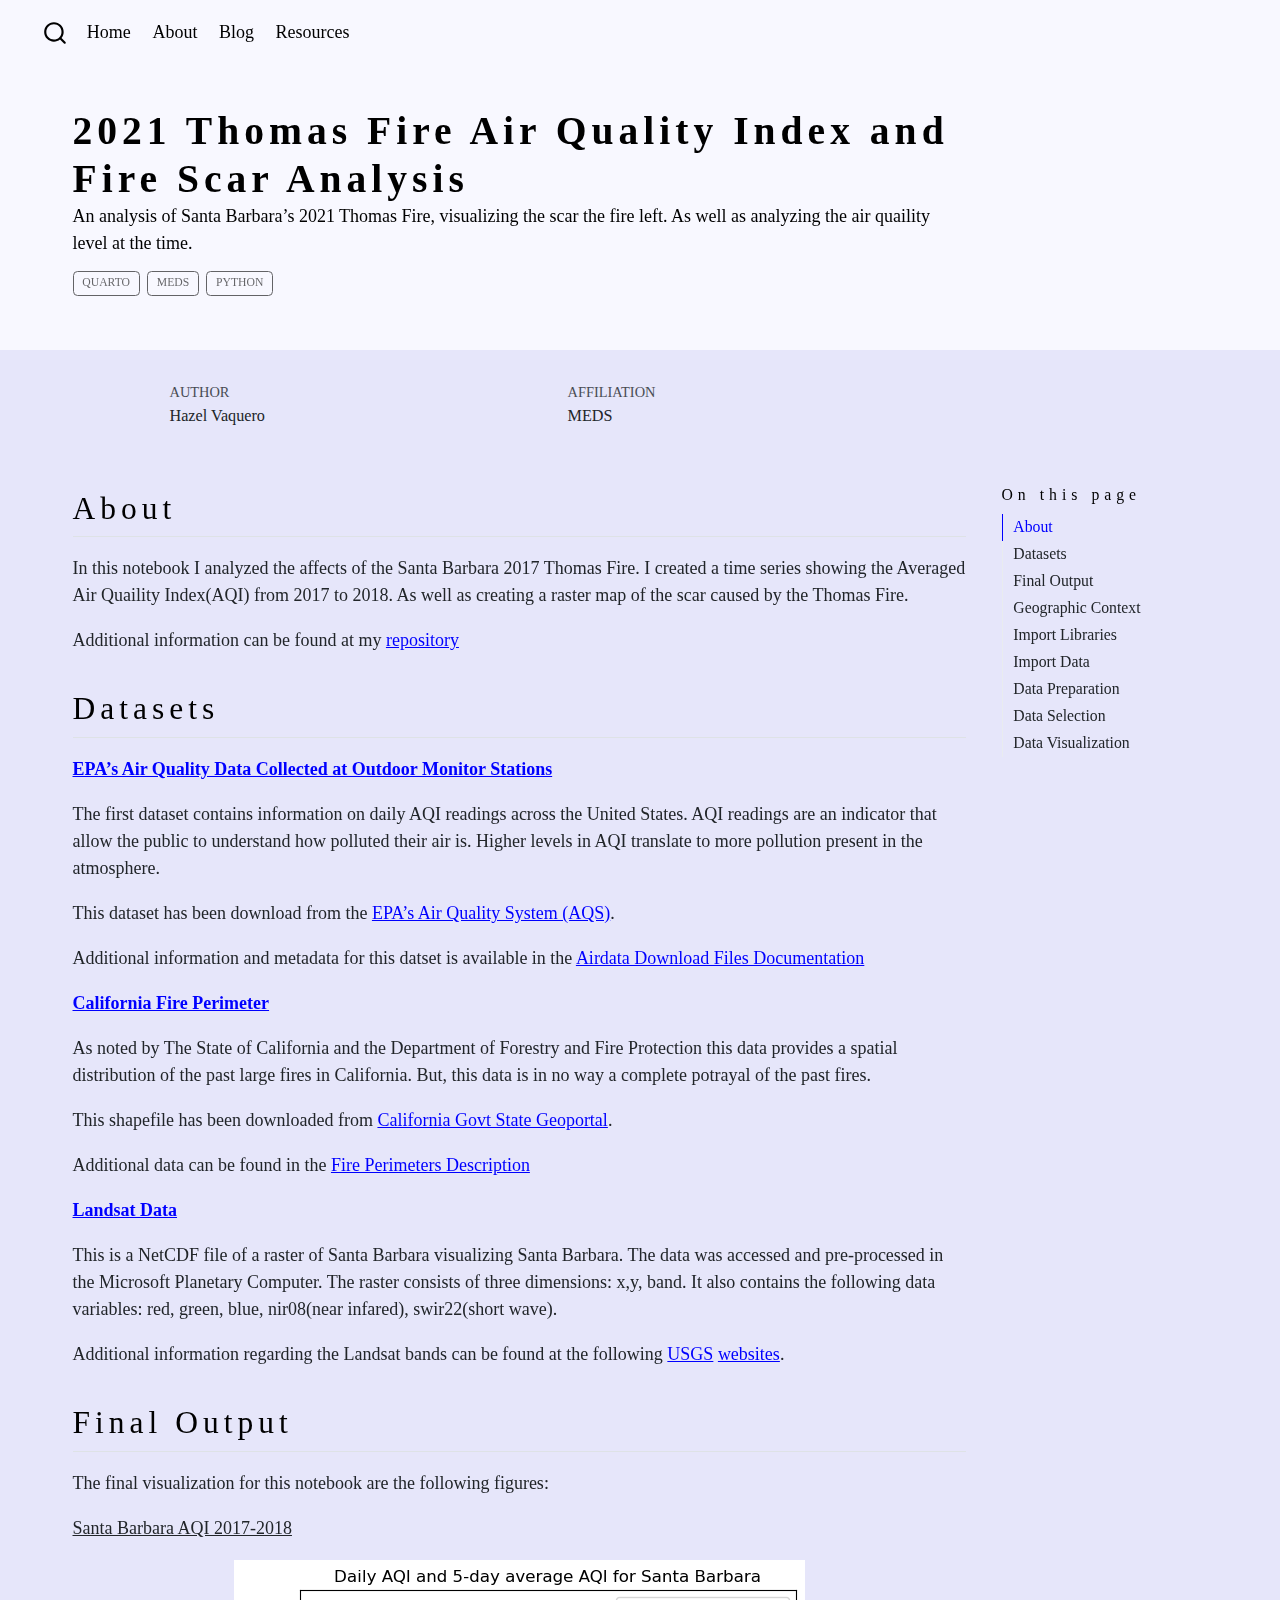
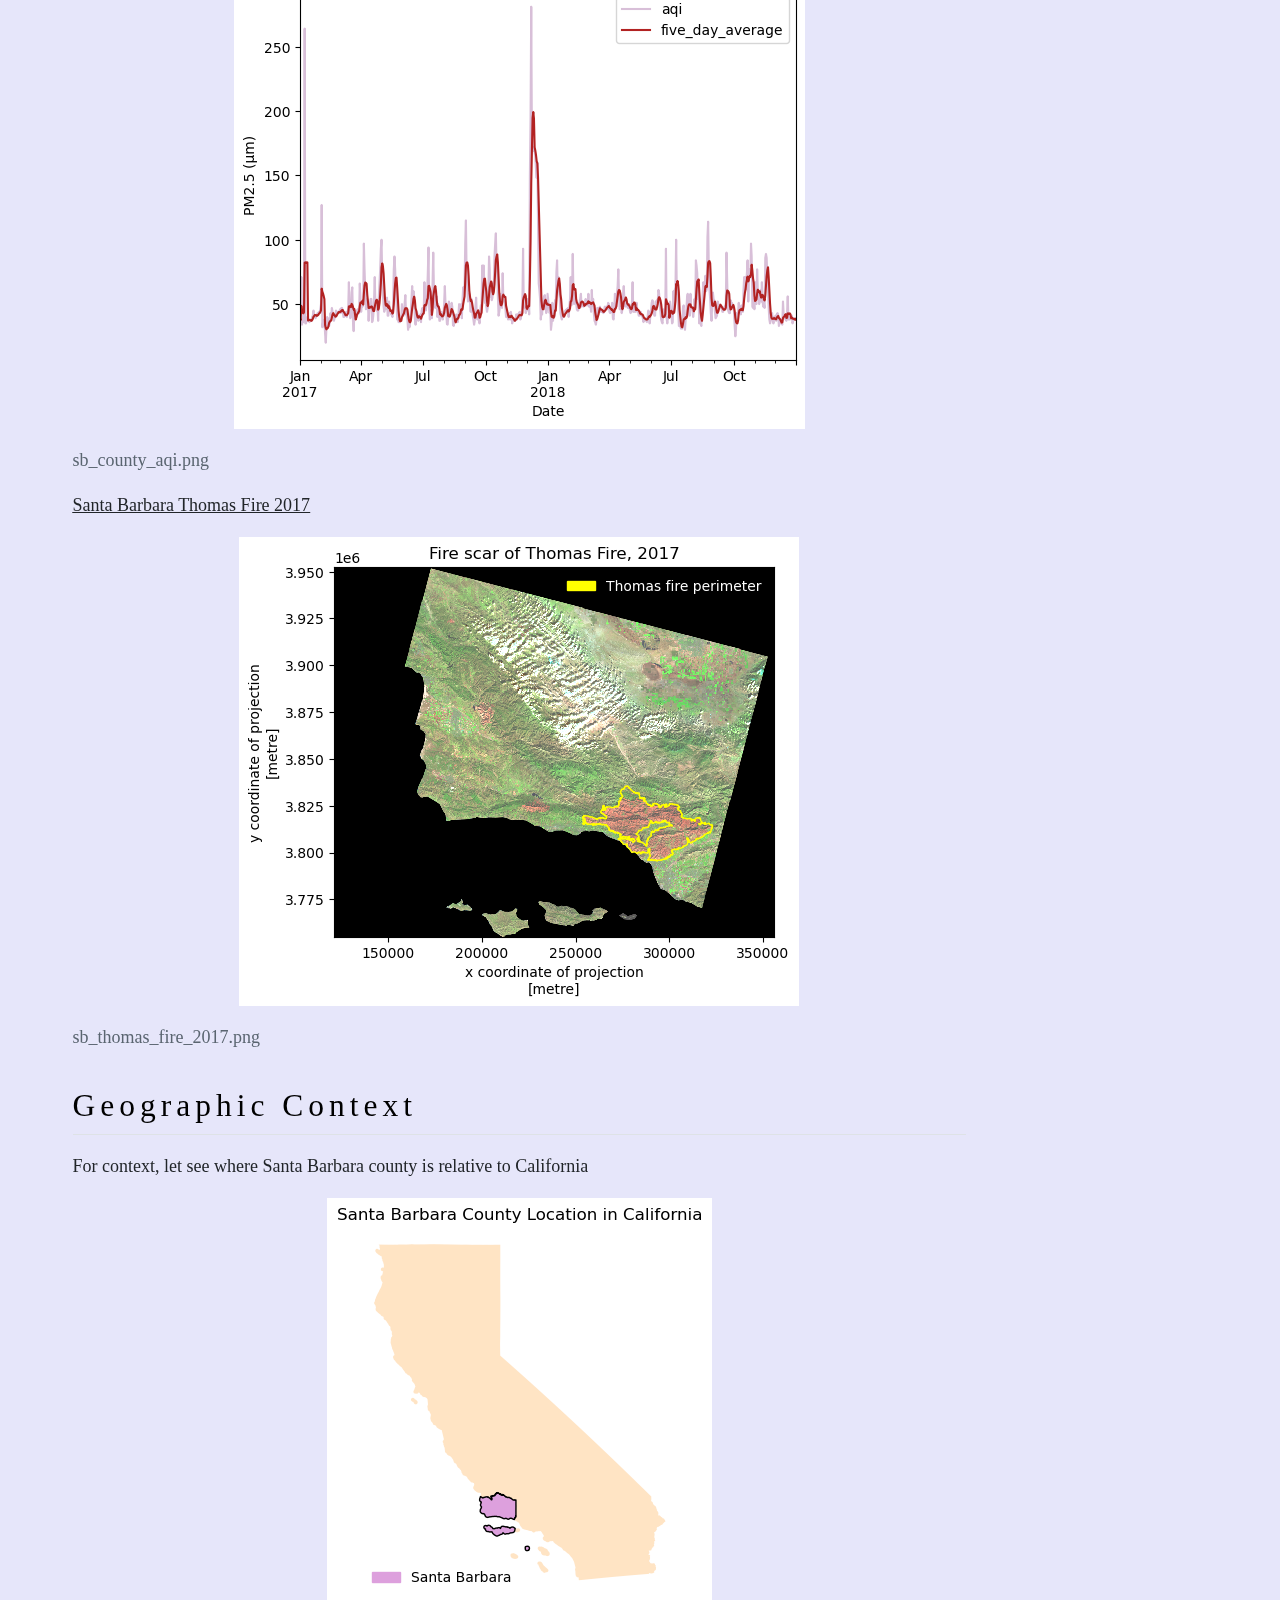
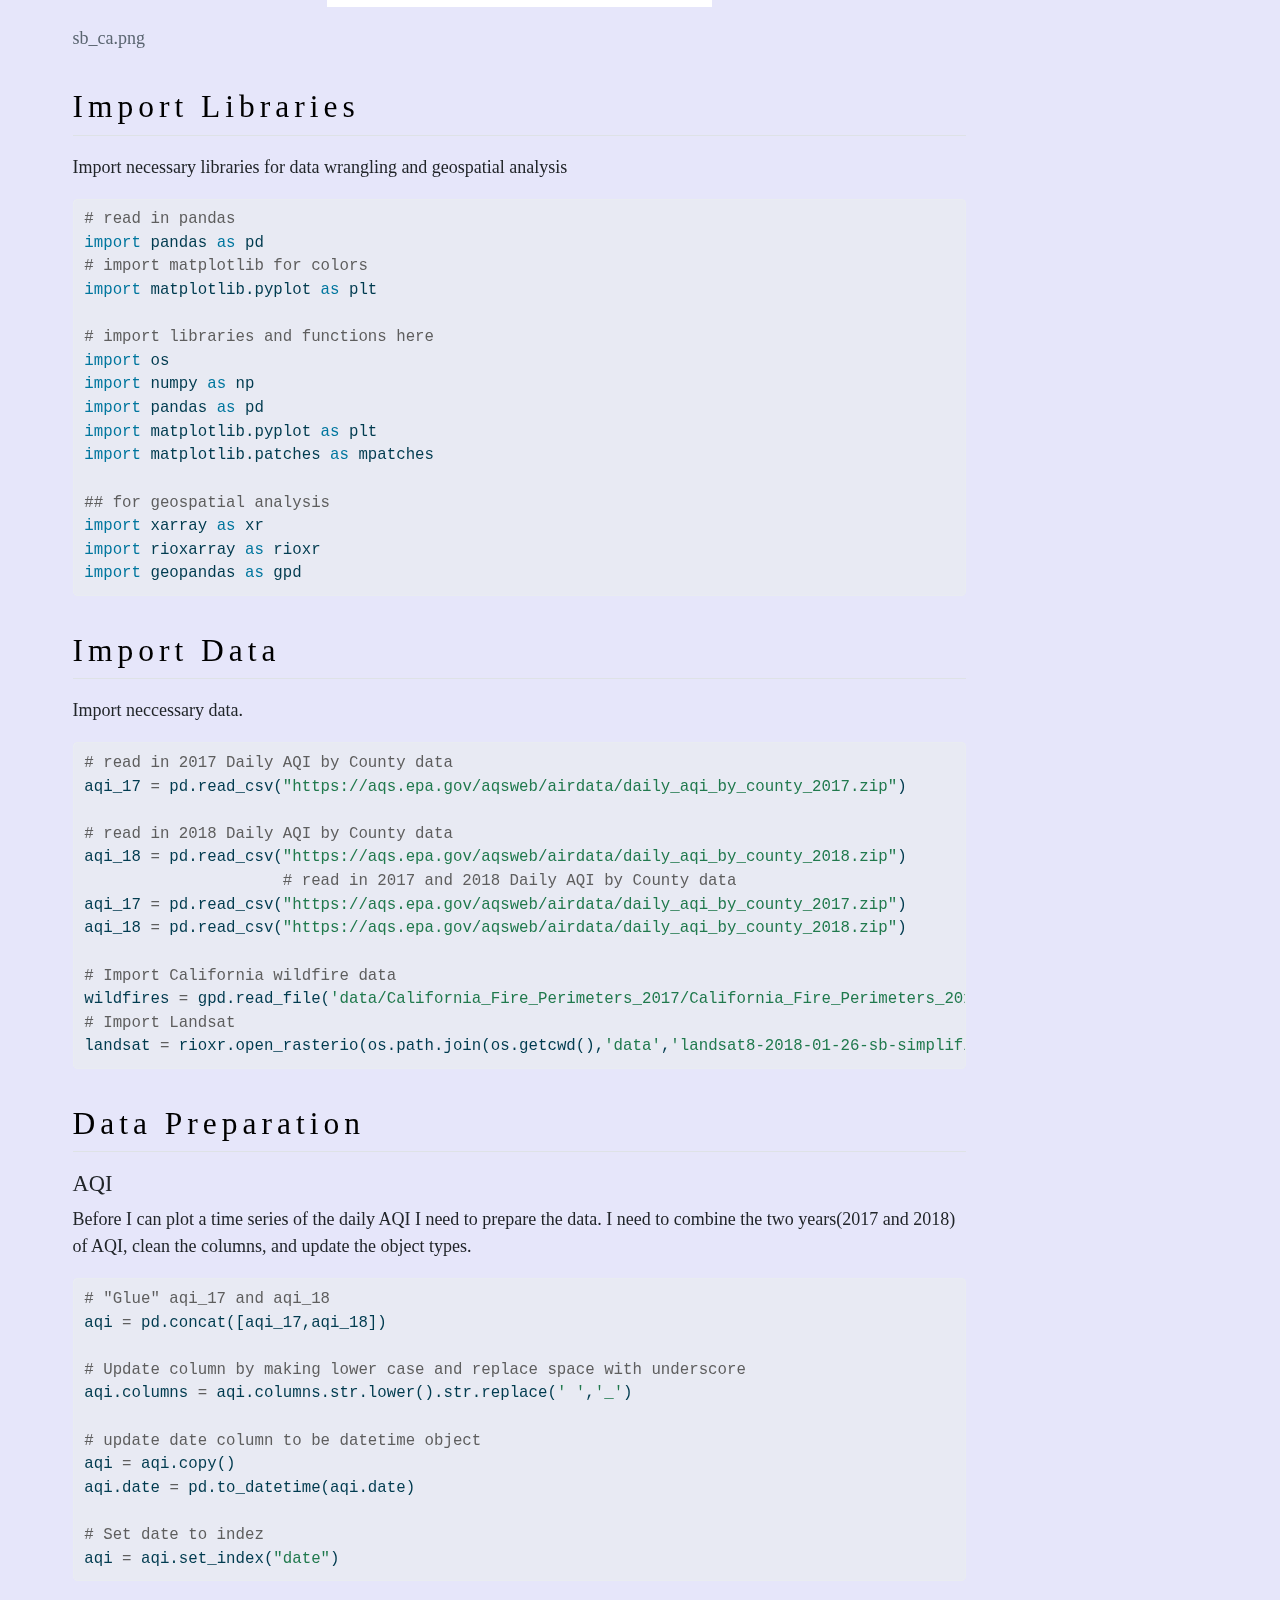
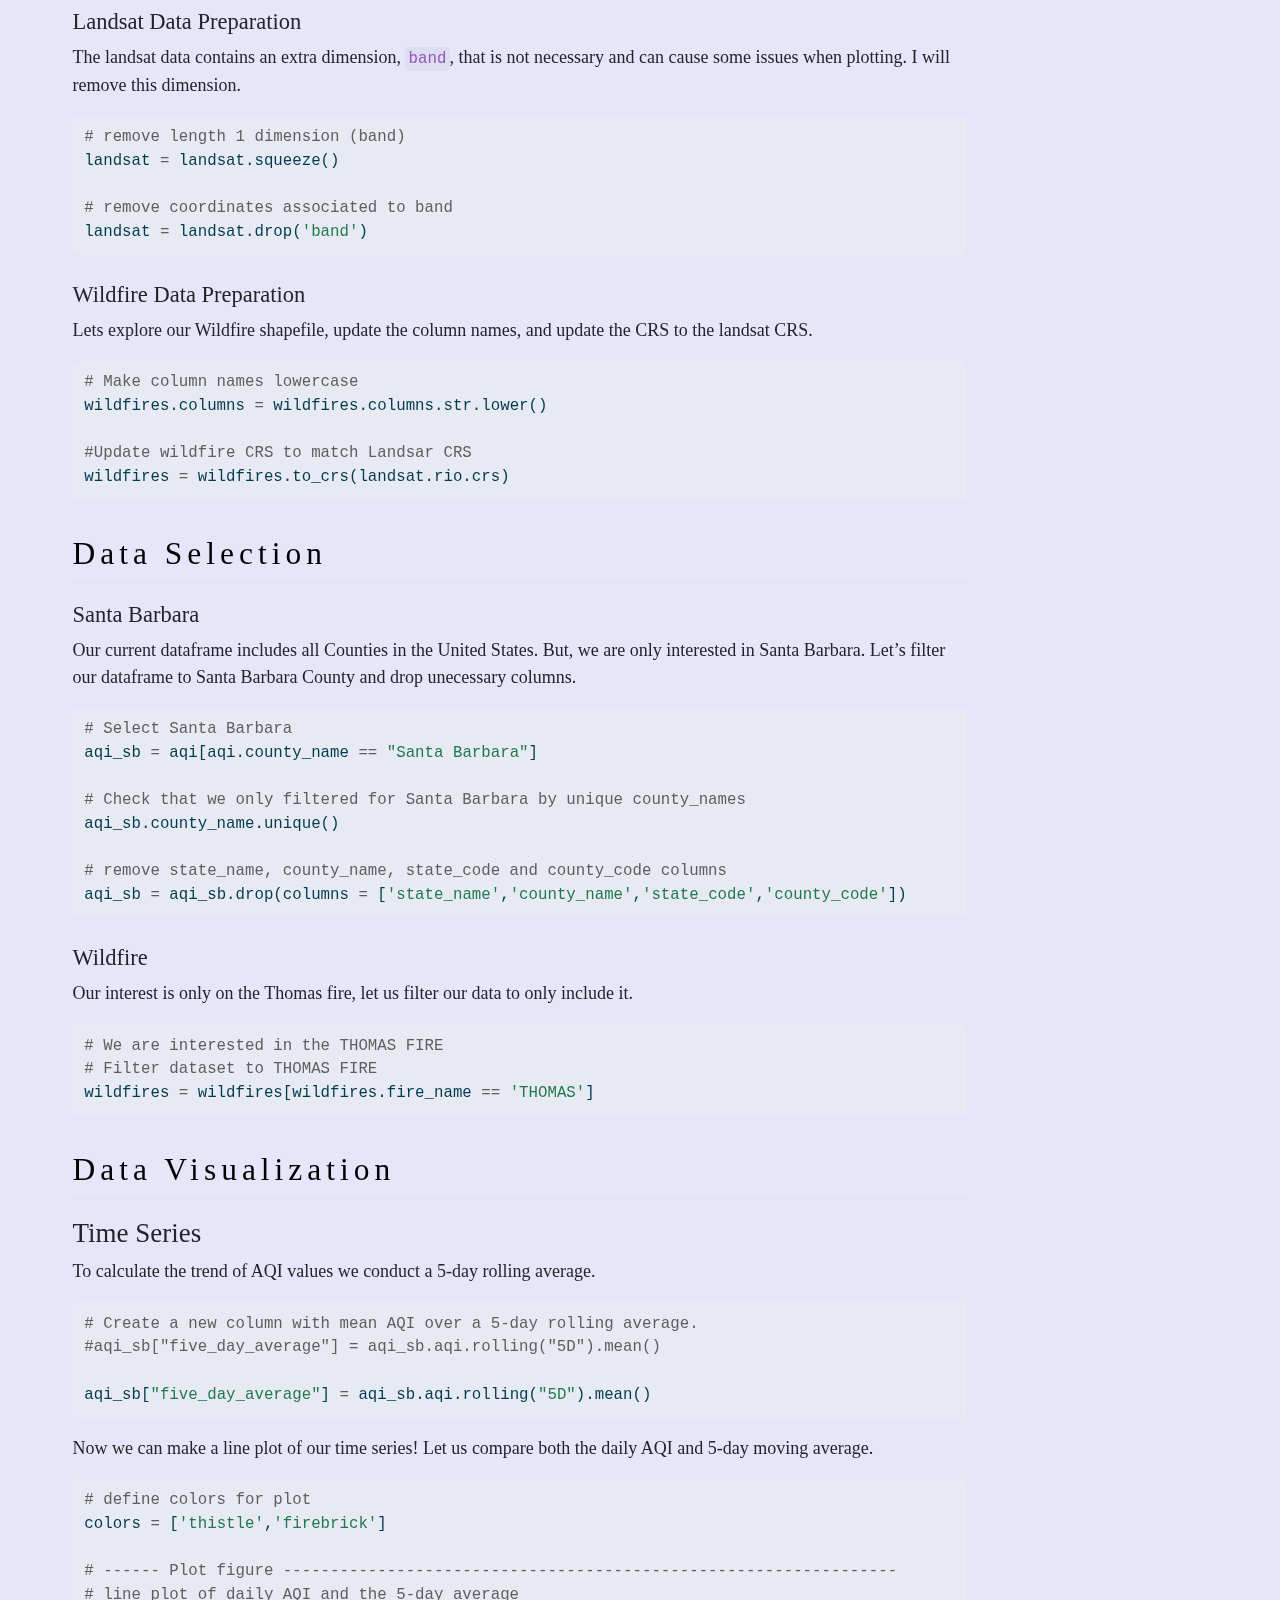
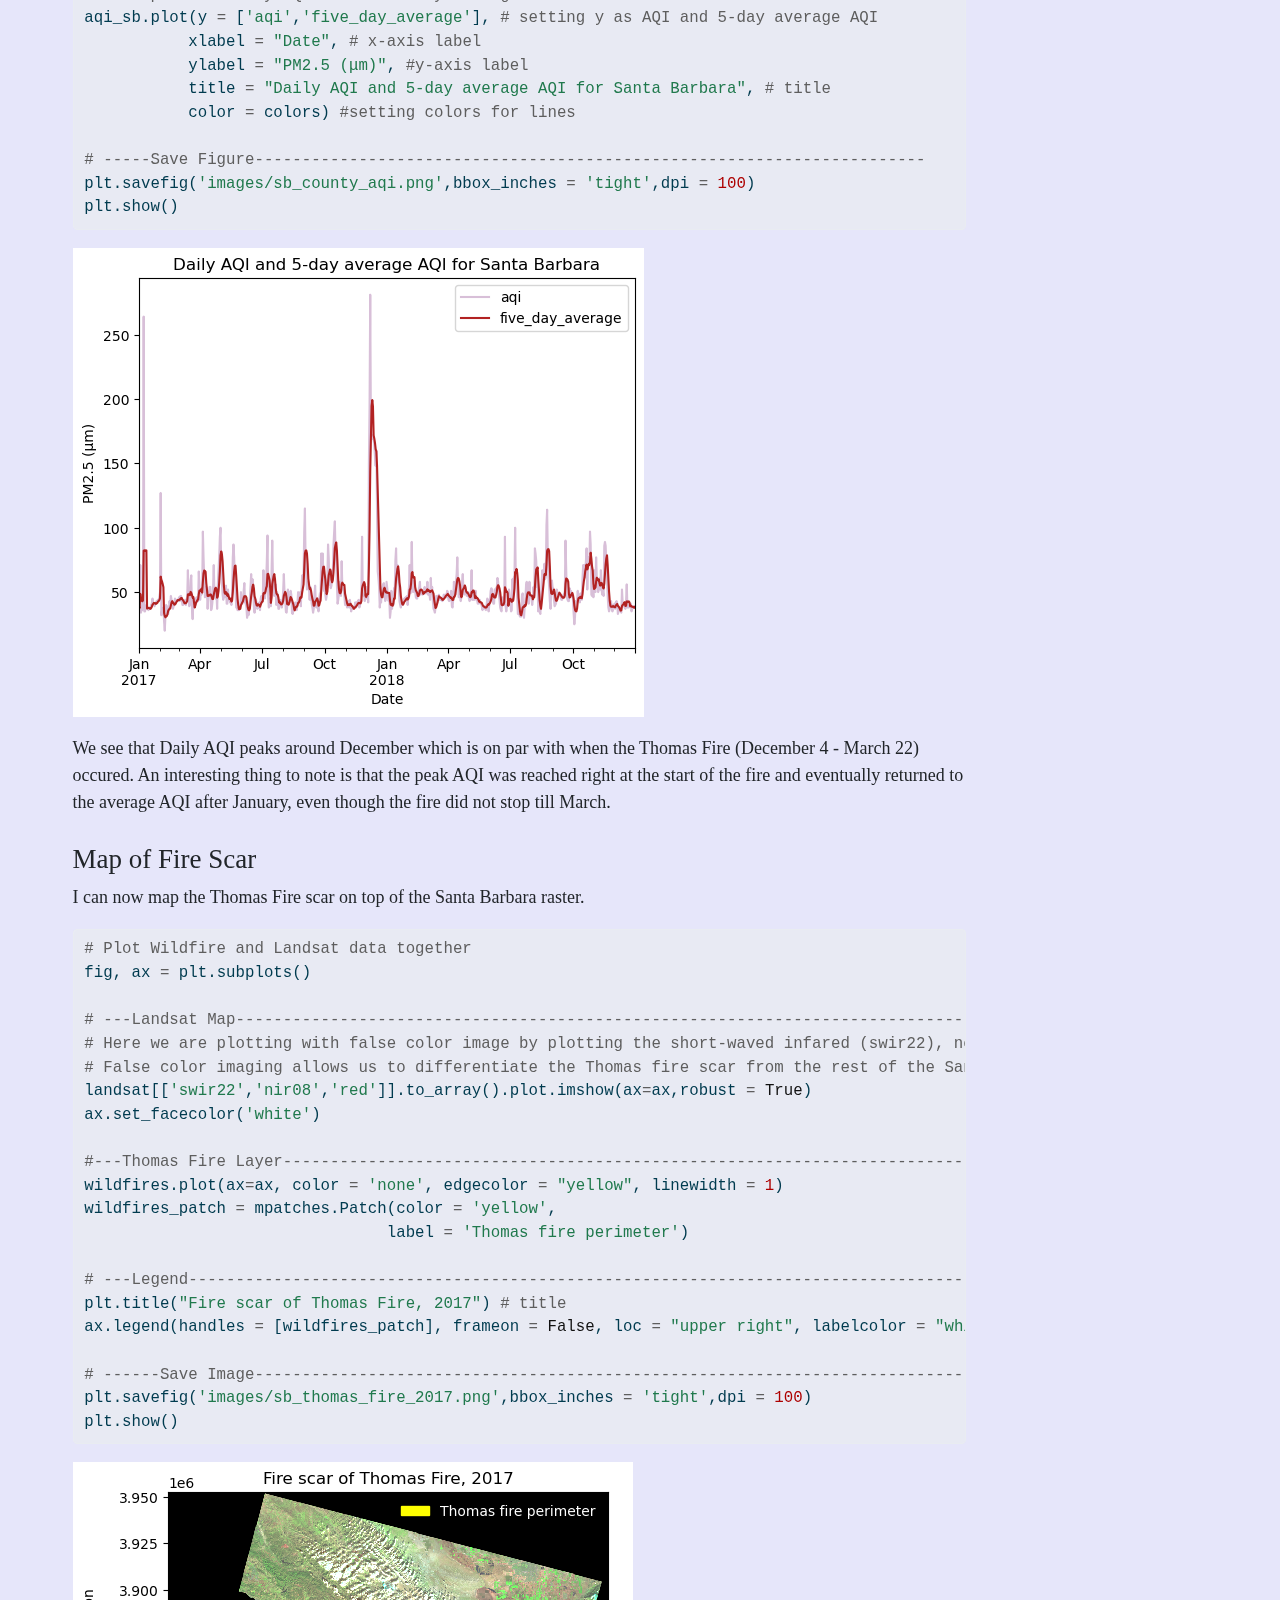
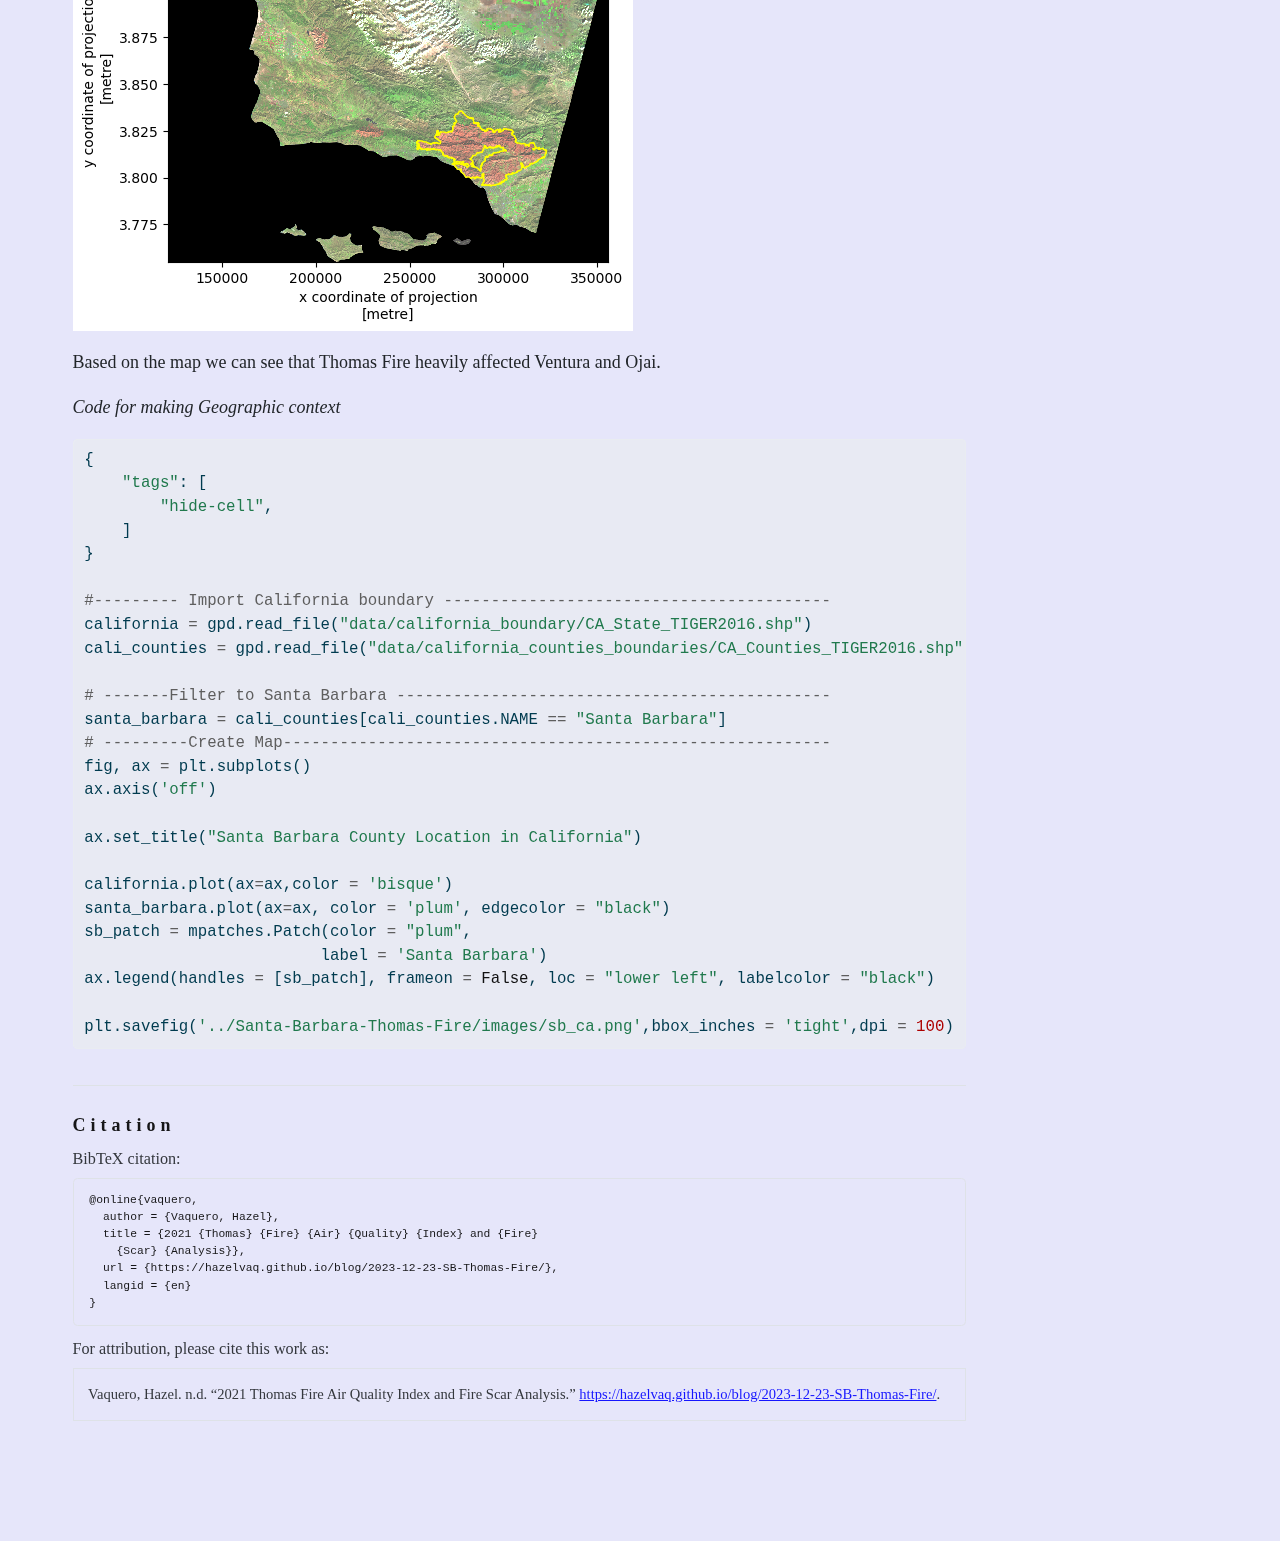
<file: docs/blog/2023-12-23-SB-Thomas-Fire/santa_barbara_thomas_fire.html>
<!DOCTYPE html>
<html xmlns="http://www.w3.org/1999/xhtml" lang="en" xml:lang="en"><head>

<meta charset="utf-8">
<meta name="generator" content="quarto-1.3.450">

<meta name="viewport" content="width=device-width, initial-scale=1.0, user-scalable=yes">

<meta name="author" content="Hazel Vaquero">
<meta name="description" content="An analysis of Santa Barbara’s 2021 Thomas Fire, visualizing the scar the fire left. As well as analyzing the air quaility level at the time.">

<title>2021 Thomas Fire Air Quality Index and Fire Scar Analysis</title>
<style>
code{white-space: pre-wrap;}
span.smallcaps{font-variant: small-caps;}
div.columns{display: flex; gap: min(4vw, 1.5em);}
div.column{flex: auto; overflow-x: auto;}
div.hanging-indent{margin-left: 1.5em; text-indent: -1.5em;}
ul.task-list{list-style: none;}
ul.task-list li input[type="checkbox"] {
  width: 0.8em;
  margin: 0 0.8em 0.2em -1em; /* quarto-specific, see https://github.com/quarto-dev/quarto-cli/issues/4556 */ 
  vertical-align: middle;
}
/* CSS for syntax highlighting */
pre > code.sourceCode { white-space: pre; position: relative; }
pre > code.sourceCode > span { display: inline-block; line-height: 1.25; }
pre > code.sourceCode > span:empty { height: 1.2em; }
.sourceCode { overflow: visible; }
code.sourceCode > span { color: inherit; text-decoration: inherit; }
div.sourceCode { margin: 1em 0; }
pre.sourceCode { margin: 0; }
@media screen {
div.sourceCode { overflow: auto; }
}
@media print {
pre > code.sourceCode { white-space: pre-wrap; }
pre > code.sourceCode > span { text-indent: -5em; padding-left: 5em; }
}
pre.numberSource code
  { counter-reset: source-line 0; }
pre.numberSource code > span
  { position: relative; left: -4em; counter-increment: source-line; }
pre.numberSource code > span > a:first-child::before
  { content: counter(source-line);
    position: relative; left: -1em; text-align: right; vertical-align: baseline;
    border: none; display: inline-block;
    -webkit-touch-callout: none; -webkit-user-select: none;
    -khtml-user-select: none; -moz-user-select: none;
    -ms-user-select: none; user-select: none;
    padding: 0 4px; width: 4em;
  }
pre.numberSource { margin-left: 3em;  padding-left: 4px; }
div.sourceCode
  {   }
@media screen {
pre > code.sourceCode > span > a:first-child::before { text-decoration: underline; }
}
</style>


<script src="../../site_libs/quarto-nav/quarto-nav.js"></script>
<script src="../../site_libs/quarto-nav/headroom.min.js"></script>
<script src="../../site_libs/clipboard/clipboard.min.js"></script>
<script src="../../site_libs/quarto-search/autocomplete.umd.js"></script>
<script src="../../site_libs/quarto-search/fuse.min.js"></script>
<script src="../../site_libs/quarto-search/quarto-search.js"></script>
<meta name="quarto:offset" content="../../">
<script src="../../site_libs/quarto-html/quarto.js"></script>
<script src="../../site_libs/quarto-html/popper.min.js"></script>
<script src="../../site_libs/quarto-html/tippy.umd.min.js"></script>
<script src="../../site_libs/quarto-html/anchor.min.js"></script>
<link href="../../site_libs/quarto-html/tippy.css" rel="stylesheet">
<link href="../../site_libs/quarto-html/quarto-syntax-highlighting.css" rel="stylesheet" id="quarto-text-highlighting-styles">
<script src="../../site_libs/bootstrap/bootstrap.min.js"></script>
<link href="../../site_libs/bootstrap/bootstrap-icons.css" rel="stylesheet">
<link href="../../site_libs/bootstrap/bootstrap.min.css" rel="stylesheet" id="quarto-bootstrap" data-mode="light">
<script id="quarto-search-options" type="application/json">{
  "location": "navbar",
  "copy-button": false,
  "collapse-after": 3,
  "panel-placement": "end",
  "type": "overlay",
  "limit": 20,
  "language": {
    "search-no-results-text": "No results",
    "search-matching-documents-text": "matching documents",
    "search-copy-link-title": "Copy link to search",
    "search-hide-matches-text": "Hide additional matches",
    "search-more-match-text": "more match in this document",
    "search-more-matches-text": "more matches in this document",
    "search-clear-button-title": "Clear",
    "search-detached-cancel-button-title": "Cancel",
    "search-submit-button-title": "Submit",
    "search-label": "Search"
  }
}</script>


</head>

<body class="nav-fixed">

<div id="quarto-search-results"></div>
  <header id="quarto-header" class="headroom fixed-top">
    <nav class="navbar navbar-expand-lg navbar-dark ">
      <div class="navbar-container container-fluid">
            <div id="quarto-search" class="" title="Search"></div>
          <button class="navbar-toggler" type="button" data-bs-toggle="collapse" data-bs-target="#navbarCollapse" aria-controls="navbarCollapse" aria-expanded="false" aria-label="Toggle navigation" onclick="if (window.quartoToggleHeadroom) { window.quartoToggleHeadroom(); }">
  <span class="navbar-toggler-icon"></span>
</button>
          <div class="collapse navbar-collapse" id="navbarCollapse">
            <ul class="navbar-nav navbar-nav-scroll me-auto">
  <li class="nav-item">
    <a class="nav-link" href="../../index.html" rel="" target="">
 <span class="menu-text">Home</span></a>
  </li>  
  <li class="nav-item">
    <a class="nav-link" href="../../about.html" rel="" target="">
 <span class="menu-text">About</span></a>
  </li>  
  <li class="nav-item">
    <a class="nav-link" href="../../blog.html" rel="" target="">
 <span class="menu-text">Blog</span></a>
  </li>  
  <li class="nav-item">
    <a class="nav-link" href="../../resources.html" rel="" target="">
 <span class="menu-text">Resources</span></a>
  </li>  
</ul>
            <div class="quarto-navbar-tools ms-auto">
</div>
          </div> <!-- /navcollapse -->
      </div> <!-- /container-fluid -->
    </nav>
</header>
<!-- content -->
<header id="title-block-header" class="quarto-title-block default page-columns page-full">
  <div class="quarto-title-banner page-columns page-full">
    <div class="quarto-title column-page-left">
      <h1 class="title">2021 Thomas Fire Air Quality Index and Fire Scar Analysis</h1>
                  <div>
        <div class="description">
          An analysis of Santa Barbara’s 2021 Thomas Fire, visualizing the scar the fire left. As well as analyzing the air quaility level at the time.
        </div>
      </div>
                          <div class="quarto-categories">
                <div class="quarto-category">Quarto</div>
                <div class="quarto-category">MEDS</div>
                <div class="quarto-category">Python</div>
              </div>
                  </div>
  </div>
    
  <div class="quarto-title-meta-author">
    <div class="quarto-title-meta-heading">Author</div>
    <div class="quarto-title-meta-heading">Affiliation</div>
    
      <div class="quarto-title-meta-contents">
      <p class="author"><a href="https://hazelvaq.github.io/">Hazel Vaquero</a> </p>
    </div>
      <div class="quarto-title-meta-contents">
          <p class="affiliation">
              <a href="https://bren.ucsb.edu/masters-programs/master-environmental-data-science/academics-meds">
              MEDS
              </a>
            </p>
        </div>
      </div>

  <div class="quarto-title-meta">

        
    
      
    </div>
    
  
  </header><div id="quarto-content" class="quarto-container page-columns page-rows-contents page-layout-full page-navbar">
<!-- sidebar -->
<!-- margin-sidebar -->
    <div id="quarto-margin-sidebar" class="sidebar margin-sidebar">
        <nav id="TOC" role="doc-toc" class="toc-active">
    <h2 id="toc-title">On this page</h2>
   
  <ul>
  <li><a href="#about" id="toc-about" class="nav-link active" data-scroll-target="#about">About</a></li>
  <li><a href="#datasets" id="toc-datasets" class="nav-link" data-scroll-target="#datasets">Datasets</a></li>
  <li><a href="#final-output" id="toc-final-output" class="nav-link" data-scroll-target="#final-output">Final Output</a></li>
  <li><a href="#geographic-context" id="toc-geographic-context" class="nav-link" data-scroll-target="#geographic-context">Geographic Context</a></li>
  <li><a href="#import-libraries" id="toc-import-libraries" class="nav-link" data-scroll-target="#import-libraries">Import Libraries</a></li>
  <li><a href="#import-data" id="toc-import-data" class="nav-link" data-scroll-target="#import-data">Import Data</a></li>
  <li><a href="#data-preparation" id="toc-data-preparation" class="nav-link" data-scroll-target="#data-preparation">Data Preparation</a></li>
  <li><a href="#data-selection" id="toc-data-selection" class="nav-link" data-scroll-target="#data-selection">Data Selection</a></li>
  <li><a href="#data-visualization" id="toc-data-visualization" class="nav-link" data-scroll-target="#data-visualization">Data Visualization</a>
  <ul class="collapse">
  <li><a href="#time-series" id="toc-time-series" class="nav-link" data-scroll-target="#time-series">Time Series</a></li>
  <li><a href="#map-of-fire-scar" id="toc-map-of-fire-scar" class="nav-link" data-scroll-target="#map-of-fire-scar">Map of Fire Scar</a></li>
  </ul></li>
  </ul>
</nav>
    </div>
<!-- main -->
<main class="content quarto-banner-title-block column-page-left" id="quarto-document-content">




<section id="about" class="level2">
<h2 class="anchored" data-anchor-id="about">About</h2>
<p>In this notebook I analyzed the affects of the Santa Barbara 2017 Thomas Fire. I created a time series showing the Averaged Air Quaility Index(AQI) from 2017 to 2018. As well as creating a raster map of the scar caused by the Thomas Fire.</p>
<p>Additional information can be found at my <a href="https://github.com/hazelvaq/Santa-Barbara-Thomas-Fire.git">repository</a></p>
</section>
<section id="datasets" class="level2">
<h2 class="anchored" data-anchor-id="datasets">Datasets</h2>
<p><strong><a href="https://www.epa.gov/outdoor-air-quality-data">EPA’s Air Quality Data Collected at Outdoor Monitor Stations</a></strong></p>
<p>The first dataset contains information on daily AQI readings across the United States. AQI readings are an indicator that allow the public to understand how polluted their air is. Higher levels in AQI translate to more pollution present in the atmosphere.</p>
<p>This dataset has been download from the <a href="https://aqs.epa.gov/aqsweb/airdata/download_files.html#AQI">EPA’s Air Quality System (AQS)</a>.</p>
<p>Additional information and metadata for this datset is available in the <a href="https://aqs.epa.gov/aqsweb/airdata/FileFormats.html">Airdata Download Files Documentation</a></p>
<p><strong><a href="https://gis.data.ca.gov/datasets/CALFIRE-Forestry::california-fire-perimeters-all-1/about">California Fire Perimeter</a></strong></p>
<p>As noted by The State of California and the Department of Forestry and Fire Protection this data provides a spatial distribution of the past large fires in California. But, this data is in no way a complete potrayal of the past fires.</p>
<p>This shapefile has been downloaded from <a href="https://gis.data.ca.gov/datasets/CALFIRE-Forestry::california-fire-perimeters-all-1/about">California Govt State Geoportal</a>.</p>
<p>Additional data can be found in the <a href="https://www.arcgis.com/sharing/rest/content/items/e3802d2abf8741a187e73a9db49d68fe/info/metadata/metadata.xml?format=default&amp;output=html">Fire Perimeters Description</a></p>
<p><strong><a href="https://planetarycomputer.microsoft.com/dataset/landsat-c2-l2">Landsat Data</a></strong></p>
<p>This is a NetCDF file of a raster of Santa Barbara visualizing Santa Barbara. The data was accessed and pre-processed in the Microsoft Planetary Computer. The raster consists of three dimensions: x,y, band. It also contains the following data variables: red, green, blue, nir08(near infared), swir22(short wave).</p>
<p>Additional information regarding the Landsat bands can be found at the following <a href="https://www.usgs.gov/faqs/what-are-band-designations-landsat-satellites">USGS</a> <a href="https://www.usgs.gov/media/images/common-landsat-band-combinations">websites</a>.</p>
</section>
<section id="final-output" class="level2">
<h2 class="anchored" data-anchor-id="final-output">Final Output</h2>
<p>The final visualization for this notebook are the following figures:</p>
<ins>
<p>Santa Barbara AQI 2017-2018<ins></ins></p>
<div class="quarto-figure quarto-figure-center">
<figure class="figure">
<p><img src="santa_barbara_thomas_fire_files/figure-html/2e4fd87c-f0a9-41dc-b3c8-2a82ef4a7eb7-1-sb_county_aqi.png" class="img-fluid figure-img"></p>
<figcaption class="figure-caption">sb_county_aqi.png</figcaption>
</figure>
</div>
<ins>
<p>Santa Barbara Thomas Fire 2017<ins></ins></p>
<div class="quarto-figure quarto-figure-center">
<figure class="figure">
<p><img src="santa_barbara_thomas_fire_files/figure-html/2e4fd87c-f0a9-41dc-b3c8-2a82ef4a7eb7-2-sb_thomas_fire_2017.png" class="img-fluid figure-img"></p>
<figcaption class="figure-caption">sb_thomas_fire_2017.png</figcaption>
</figure>
</div>
</ins></ins></section>
<section id="geographic-context" class="level2">
<h2 class="anchored" data-anchor-id="geographic-context">Geographic Context</h2>
<p>For context, let see where Santa Barbara county is relative to California</p>
<div class="quarto-figure quarto-figure-center">
<figure class="figure">
<p><img src="santa_barbara_thomas_fire_files/figure-html/0b0009c8-39d0-4fb2-acfc-07bf2cf6ab86-1-sb_ca.png" class="img-fluid figure-img"></p>
<figcaption class="figure-caption">sb_ca.png</figcaption>
</figure>
</div>
</section>
<section id="import-libraries" class="level2">
<h2 class="anchored" data-anchor-id="import-libraries">Import Libraries</h2>
<p>Import necessary libraries for data wrangling and geospatial analysis</p>
<div class="cell" data-tags="[]" data-execution_count="1">
<div class="sourceCode cell-code" id="cb1"><pre class="sourceCode python code-with-copy"><code class="sourceCode python"><span id="cb1-1"><a href="#cb1-1" aria-hidden="true" tabindex="-1"></a><span class="co"># read in pandas</span></span>
<span id="cb1-2"><a href="#cb1-2" aria-hidden="true" tabindex="-1"></a><span class="im">import</span> pandas <span class="im">as</span> pd</span>
<span id="cb1-3"><a href="#cb1-3" aria-hidden="true" tabindex="-1"></a><span class="co"># import matplotlib for colors</span></span>
<span id="cb1-4"><a href="#cb1-4" aria-hidden="true" tabindex="-1"></a><span class="im">import</span> matplotlib.pyplot <span class="im">as</span> plt </span>
<span id="cb1-5"><a href="#cb1-5" aria-hidden="true" tabindex="-1"></a></span>
<span id="cb1-6"><a href="#cb1-6" aria-hidden="true" tabindex="-1"></a><span class="co"># import libraries and functions here</span></span>
<span id="cb1-7"><a href="#cb1-7" aria-hidden="true" tabindex="-1"></a><span class="im">import</span> os</span>
<span id="cb1-8"><a href="#cb1-8" aria-hidden="true" tabindex="-1"></a><span class="im">import</span> numpy <span class="im">as</span> np</span>
<span id="cb1-9"><a href="#cb1-9" aria-hidden="true" tabindex="-1"></a><span class="im">import</span> pandas <span class="im">as</span> pd</span>
<span id="cb1-10"><a href="#cb1-10" aria-hidden="true" tabindex="-1"></a><span class="im">import</span> matplotlib.pyplot <span class="im">as</span> plt</span>
<span id="cb1-11"><a href="#cb1-11" aria-hidden="true" tabindex="-1"></a><span class="im">import</span> matplotlib.patches <span class="im">as</span> mpatches </span>
<span id="cb1-12"><a href="#cb1-12" aria-hidden="true" tabindex="-1"></a></span>
<span id="cb1-13"><a href="#cb1-13" aria-hidden="true" tabindex="-1"></a><span class="co">## for geospatial analysis</span></span>
<span id="cb1-14"><a href="#cb1-14" aria-hidden="true" tabindex="-1"></a><span class="im">import</span> xarray <span class="im">as</span> xr</span>
<span id="cb1-15"><a href="#cb1-15" aria-hidden="true" tabindex="-1"></a><span class="im">import</span> rioxarray <span class="im">as</span> rioxr</span>
<span id="cb1-16"><a href="#cb1-16" aria-hidden="true" tabindex="-1"></a><span class="im">import</span> geopandas <span class="im">as</span> gpd</span></code><button title="Copy to Clipboard" class="code-copy-button"><i class="bi"></i></button></pre></div>
</div>
</section>
<section id="import-data" class="level2">
<h2 class="anchored" data-anchor-id="import-data">Import Data</h2>
<p>Import neccessary data.</p>
<div class="cell" data-tags="[]" data-execution_count="2">
<div class="sourceCode cell-code" id="cb2"><pre class="sourceCode python code-with-copy"><code class="sourceCode python"><span id="cb2-1"><a href="#cb2-1" aria-hidden="true" tabindex="-1"></a><span class="co"># read in 2017 Daily AQI by County data</span></span>
<span id="cb2-2"><a href="#cb2-2" aria-hidden="true" tabindex="-1"></a>aqi_17 <span class="op">=</span> pd.read_csv(<span class="st">"https://aqs.epa.gov/aqsweb/airdata/daily_aqi_by_county_2017.zip"</span>)</span>
<span id="cb2-3"><a href="#cb2-3" aria-hidden="true" tabindex="-1"></a></span>
<span id="cb2-4"><a href="#cb2-4" aria-hidden="true" tabindex="-1"></a><span class="co"># read in 2018 Daily AQI by County data</span></span>
<span id="cb2-5"><a href="#cb2-5" aria-hidden="true" tabindex="-1"></a>aqi_18 <span class="op">=</span> pd.read_csv(<span class="st">"https://aqs.epa.gov/aqsweb/airdata/daily_aqi_by_county_2018.zip"</span>)</span>
<span id="cb2-6"><a href="#cb2-6" aria-hidden="true" tabindex="-1"></a>                     <span class="co"># read in 2017 and 2018 Daily AQI by County data</span></span>
<span id="cb2-7"><a href="#cb2-7" aria-hidden="true" tabindex="-1"></a>aqi_17 <span class="op">=</span> pd.read_csv(<span class="st">"https://aqs.epa.gov/aqsweb/airdata/daily_aqi_by_county_2017.zip"</span>)</span>
<span id="cb2-8"><a href="#cb2-8" aria-hidden="true" tabindex="-1"></a>aqi_18 <span class="op">=</span> pd.read_csv(<span class="st">"https://aqs.epa.gov/aqsweb/airdata/daily_aqi_by_county_2018.zip"</span>)</span>
<span id="cb2-9"><a href="#cb2-9" aria-hidden="true" tabindex="-1"></a></span>
<span id="cb2-10"><a href="#cb2-10" aria-hidden="true" tabindex="-1"></a><span class="co"># Import California wildfire data</span></span>
<span id="cb2-11"><a href="#cb2-11" aria-hidden="true" tabindex="-1"></a>wildfires <span class="op">=</span> gpd.read_file(<span class="st">'data/California_Fire_Perimeters_2017/California_Fire_Perimeters_2017.shp'</span>)</span>
<span id="cb2-12"><a href="#cb2-12" aria-hidden="true" tabindex="-1"></a><span class="co"># Import Landsat</span></span>
<span id="cb2-13"><a href="#cb2-13" aria-hidden="true" tabindex="-1"></a>landsat <span class="op">=</span> rioxr.open_rasterio(os.path.join(os.getcwd(),<span class="st">'data'</span>,<span class="st">'landsat8-2018-01-26-sb-simplified.nc'</span>))</span></code><button title="Copy to Clipboard" class="code-copy-button"><i class="bi"></i></button></pre></div>
</div>
</section>
<section id="data-preparation" class="level2">
<h2 class="anchored" data-anchor-id="data-preparation">Data Preparation</h2>
<section id="aqi" class="level4">
<h4 class="anchored" data-anchor-id="aqi">AQI</h4>
<p>Before I can plot a time series of the daily AQI I need to prepare the data. I need to combine the two years(2017 and 2018) of AQI, clean the columns, and update the object types.</p>
<div class="cell" data-tags="[]" data-execution_count="3">
<div class="sourceCode cell-code" id="cb3"><pre class="sourceCode python code-with-copy"><code class="sourceCode python"><span id="cb3-1"><a href="#cb3-1" aria-hidden="true" tabindex="-1"></a><span class="co"># "Glue" aqi_17 and aqi_18</span></span>
<span id="cb3-2"><a href="#cb3-2" aria-hidden="true" tabindex="-1"></a>aqi <span class="op">=</span> pd.concat([aqi_17,aqi_18])</span>
<span id="cb3-3"><a href="#cb3-3" aria-hidden="true" tabindex="-1"></a></span>
<span id="cb3-4"><a href="#cb3-4" aria-hidden="true" tabindex="-1"></a><span class="co"># Update column by making lower case and replace space with underscore</span></span>
<span id="cb3-5"><a href="#cb3-5" aria-hidden="true" tabindex="-1"></a>aqi.columns <span class="op">=</span> aqi.columns.<span class="bu">str</span>.lower().<span class="bu">str</span>.replace(<span class="st">' '</span>,<span class="st">'_'</span>)</span>
<span id="cb3-6"><a href="#cb3-6" aria-hidden="true" tabindex="-1"></a></span>
<span id="cb3-7"><a href="#cb3-7" aria-hidden="true" tabindex="-1"></a><span class="co"># update date column to be datetime object</span></span>
<span id="cb3-8"><a href="#cb3-8" aria-hidden="true" tabindex="-1"></a>aqi <span class="op">=</span> aqi.copy()</span>
<span id="cb3-9"><a href="#cb3-9" aria-hidden="true" tabindex="-1"></a>aqi.date <span class="op">=</span> pd.to_datetime(aqi.date)</span>
<span id="cb3-10"><a href="#cb3-10" aria-hidden="true" tabindex="-1"></a></span>
<span id="cb3-11"><a href="#cb3-11" aria-hidden="true" tabindex="-1"></a><span class="co"># Set date to indez</span></span>
<span id="cb3-12"><a href="#cb3-12" aria-hidden="true" tabindex="-1"></a>aqi <span class="op">=</span> aqi.set_index(<span class="st">"date"</span>)</span></code><button title="Copy to Clipboard" class="code-copy-button"><i class="bi"></i></button></pre></div>
</div>
</section>
<section id="landsat-data-preparation" class="level4">
<h4 class="anchored" data-anchor-id="landsat-data-preparation">Landsat Data Preparation</h4>
<p>The landsat data contains an extra dimension, <code>band</code>, that is not necessary and can cause some issues when plotting. I will remove this dimension.</p>
<div class="cell" data-execution_count="4">
<div class="sourceCode cell-code" id="cb4"><pre class="sourceCode python code-with-copy"><code class="sourceCode python"><span id="cb4-1"><a href="#cb4-1" aria-hidden="true" tabindex="-1"></a><span class="co"># remove length 1 dimension (band)</span></span>
<span id="cb4-2"><a href="#cb4-2" aria-hidden="true" tabindex="-1"></a>landsat <span class="op">=</span> landsat.squeeze()</span>
<span id="cb4-3"><a href="#cb4-3" aria-hidden="true" tabindex="-1"></a></span>
<span id="cb4-4"><a href="#cb4-4" aria-hidden="true" tabindex="-1"></a><span class="co"># remove coordinates associated to band</span></span>
<span id="cb4-5"><a href="#cb4-5" aria-hidden="true" tabindex="-1"></a>landsat <span class="op">=</span> landsat.drop(<span class="st">'band'</span>)</span></code><button title="Copy to Clipboard" class="code-copy-button"><i class="bi"></i></button></pre></div>
</div>
</section>
<section id="wildfire-data-preparation" class="level4">
<h4 class="anchored" data-anchor-id="wildfire-data-preparation">Wildfire Data Preparation</h4>
<p>Lets explore our Wildfire shapefile, update the column names, and update the CRS to the landsat CRS.</p>
<div class="cell" data-execution_count="5">
<div class="sourceCode cell-code" id="cb5"><pre class="sourceCode python code-with-copy"><code class="sourceCode python"><span id="cb5-1"><a href="#cb5-1" aria-hidden="true" tabindex="-1"></a><span class="co"># Make column names lowercase</span></span>
<span id="cb5-2"><a href="#cb5-2" aria-hidden="true" tabindex="-1"></a>wildfires.columns <span class="op">=</span> wildfires.columns.<span class="bu">str</span>.lower()</span>
<span id="cb5-3"><a href="#cb5-3" aria-hidden="true" tabindex="-1"></a></span>
<span id="cb5-4"><a href="#cb5-4" aria-hidden="true" tabindex="-1"></a><span class="co">#Update wildfire CRS to match Landsar CRS</span></span>
<span id="cb5-5"><a href="#cb5-5" aria-hidden="true" tabindex="-1"></a>wildfires <span class="op">=</span> wildfires.to_crs(landsat.rio.crs)</span></code><button title="Copy to Clipboard" class="code-copy-button"><i class="bi"></i></button></pre></div>
</div>
</section>
</section>
<section id="data-selection" class="level2">
<h2 class="anchored" data-anchor-id="data-selection">Data Selection</h2>
<section id="santa-barbara" class="level4">
<h4 class="anchored" data-anchor-id="santa-barbara">Santa Barbara</h4>
<p>Our current dataframe includes all Counties in the United States. But, we are only interested in Santa Barbara. Let’s filter our dataframe to Santa Barbara County and drop unecessary columns.</p>
<div class="cell" data-tags="[]" data-execution_count="6">
<div class="sourceCode cell-code" id="cb6"><pre class="sourceCode python code-with-copy"><code class="sourceCode python"><span id="cb6-1"><a href="#cb6-1" aria-hidden="true" tabindex="-1"></a><span class="co"># Select Santa Barbara</span></span>
<span id="cb6-2"><a href="#cb6-2" aria-hidden="true" tabindex="-1"></a>aqi_sb <span class="op">=</span> aqi[aqi.county_name <span class="op">==</span> <span class="st">"Santa Barbara"</span>]</span>
<span id="cb6-3"><a href="#cb6-3" aria-hidden="true" tabindex="-1"></a></span>
<span id="cb6-4"><a href="#cb6-4" aria-hidden="true" tabindex="-1"></a><span class="co"># Check that we only filtered for Santa Barbara by unique county_names</span></span>
<span id="cb6-5"><a href="#cb6-5" aria-hidden="true" tabindex="-1"></a>aqi_sb.county_name.unique()</span>
<span id="cb6-6"><a href="#cb6-6" aria-hidden="true" tabindex="-1"></a></span>
<span id="cb6-7"><a href="#cb6-7" aria-hidden="true" tabindex="-1"></a><span class="co"># remove state_name, county_name, state_code and county_code columns</span></span>
<span id="cb6-8"><a href="#cb6-8" aria-hidden="true" tabindex="-1"></a>aqi_sb <span class="op">=</span> aqi_sb.drop(columns <span class="op">=</span> [<span class="st">'state_name'</span>,<span class="st">'county_name'</span>,<span class="st">'state_code'</span>,<span class="st">'county_code'</span>])</span></code><button title="Copy to Clipboard" class="code-copy-button"><i class="bi"></i></button></pre></div>
</div>
</section>
<section id="wildfire" class="level4">
<h4 class="anchored" data-anchor-id="wildfire">Wildfire</h4>
<p>Our interest is only on the Thomas fire, let us filter our data to only include it.</p>
<div class="cell" data-execution_count="7">
<div class="sourceCode cell-code" id="cb7"><pre class="sourceCode python code-with-copy"><code class="sourceCode python"><span id="cb7-1"><a href="#cb7-1" aria-hidden="true" tabindex="-1"></a><span class="co"># We are interested in the THOMAS FIRE</span></span>
<span id="cb7-2"><a href="#cb7-2" aria-hidden="true" tabindex="-1"></a><span class="co"># Filter dataset to THOMAS FIRE</span></span>
<span id="cb7-3"><a href="#cb7-3" aria-hidden="true" tabindex="-1"></a>wildfires <span class="op">=</span> wildfires[wildfires.fire_name <span class="op">==</span> <span class="st">'THOMAS'</span>]</span></code><button title="Copy to Clipboard" class="code-copy-button"><i class="bi"></i></button></pre></div>
</div>
</section>
</section>
<section id="data-visualization" class="level2">
<h2 class="anchored" data-anchor-id="data-visualization">Data Visualization</h2>
<section id="time-series" class="level3">
<h3 class="anchored" data-anchor-id="time-series">Time Series</h3>
<p>To calculate the trend of AQI values we conduct a 5-day rolling average.</p>
<div class="cell" data-tags="[]" data-execution_count="8">
<div class="sourceCode cell-code" id="cb8"><pre class="sourceCode python code-with-copy"><code class="sourceCode python"><span id="cb8-1"><a href="#cb8-1" aria-hidden="true" tabindex="-1"></a><span class="co"># Create a new column with mean AQI over a 5-day rolling average.</span></span>
<span id="cb8-2"><a href="#cb8-2" aria-hidden="true" tabindex="-1"></a><span class="co">#aqi_sb["five_day_average"] = aqi_sb.aqi.rolling("5D").mean()</span></span>
<span id="cb8-3"><a href="#cb8-3" aria-hidden="true" tabindex="-1"></a></span>
<span id="cb8-4"><a href="#cb8-4" aria-hidden="true" tabindex="-1"></a>aqi_sb[<span class="st">"five_day_average"</span>] <span class="op">=</span> aqi_sb.aqi.rolling(<span class="st">"5D"</span>).mean()</span></code><button title="Copy to Clipboard" class="code-copy-button"><i class="bi"></i></button></pre></div>
</div>
<p>Now we can make a line plot of our time series! Let us compare both the daily AQI and 5-day moving average.</p>
<div class="cell" data-tags="[]" data-execution_count="9">
<div class="sourceCode cell-code" id="cb9"><pre class="sourceCode python code-with-copy"><code class="sourceCode python"><span id="cb9-1"><a href="#cb9-1" aria-hidden="true" tabindex="-1"></a><span class="co"># define colors for plot</span></span>
<span id="cb9-2"><a href="#cb9-2" aria-hidden="true" tabindex="-1"></a>colors <span class="op">=</span> [<span class="st">'thistle'</span>,<span class="st">'firebrick'</span>]</span>
<span id="cb9-3"><a href="#cb9-3" aria-hidden="true" tabindex="-1"></a></span>
<span id="cb9-4"><a href="#cb9-4" aria-hidden="true" tabindex="-1"></a><span class="co"># ------ Plot figure -----------------------------------------------------------------</span></span>
<span id="cb9-5"><a href="#cb9-5" aria-hidden="true" tabindex="-1"></a><span class="co"># line plot of daily AQI and the 5-day average </span></span>
<span id="cb9-6"><a href="#cb9-6" aria-hidden="true" tabindex="-1"></a>aqi_sb.plot(y <span class="op">=</span> [<span class="st">'aqi'</span>,<span class="st">'five_day_average'</span>], <span class="co"># setting y as AQI and 5-day average AQI</span></span>
<span id="cb9-7"><a href="#cb9-7" aria-hidden="true" tabindex="-1"></a>           xlabel <span class="op">=</span> <span class="st">"Date"</span>, <span class="co"># x-axis label</span></span>
<span id="cb9-8"><a href="#cb9-8" aria-hidden="true" tabindex="-1"></a>           ylabel <span class="op">=</span> <span class="st">"PM2.5 (μm)"</span>, <span class="co">#y-axis label</span></span>
<span id="cb9-9"><a href="#cb9-9" aria-hidden="true" tabindex="-1"></a>           title <span class="op">=</span> <span class="st">"Daily AQI and 5-day average AQI for Santa Barbara"</span>, <span class="co"># title </span></span>
<span id="cb9-10"><a href="#cb9-10" aria-hidden="true" tabindex="-1"></a>           color <span class="op">=</span> colors) <span class="co">#setting colors for lines</span></span>
<span id="cb9-11"><a href="#cb9-11" aria-hidden="true" tabindex="-1"></a></span>
<span id="cb9-12"><a href="#cb9-12" aria-hidden="true" tabindex="-1"></a><span class="co"># -----Save Figure-----------------------------------------------------------------------</span></span>
<span id="cb9-13"><a href="#cb9-13" aria-hidden="true" tabindex="-1"></a>plt.savefig(<span class="st">'images/sb_county_aqi.png'</span>,bbox_inches <span class="op">=</span> <span class="st">'tight'</span>,dpi <span class="op">=</span> <span class="dv">100</span>)</span>
<span id="cb9-14"><a href="#cb9-14" aria-hidden="true" tabindex="-1"></a>plt.show()</span></code><button title="Copy to Clipboard" class="code-copy-button"><i class="bi"></i></button></pre></div>
<div class="cell-output cell-output-display">
<p><img src="santa_barbara_thomas_fire_files/figure-html/cell-10-output-1.png" class="img-fluid"></p>
</div>
</div>
<p>We see that Daily AQI peaks around December which is on par with when the Thomas Fire (December 4 - March 22) occured. An interesting thing to note is that the peak AQI was reached right at the start of the fire and eventually returned to the average AQI after January, even though the fire did not stop till March.</p>
</section>
<section id="map-of-fire-scar" class="level3">
<h3 class="anchored" data-anchor-id="map-of-fire-scar">Map of Fire Scar</h3>
<p>I can now map the Thomas Fire scar on top of the Santa Barbara raster.</p>
<div class="cell" data-tags="[]" data-execution_count="12">
<div class="sourceCode cell-code" id="cb10"><pre class="sourceCode python code-with-copy"><code class="sourceCode python"><span id="cb10-1"><a href="#cb10-1" aria-hidden="true" tabindex="-1"></a><span class="co"># Plot Wildfire and Landsat data together</span></span>
<span id="cb10-2"><a href="#cb10-2" aria-hidden="true" tabindex="-1"></a>fig, ax <span class="op">=</span> plt.subplots()</span>
<span id="cb10-3"><a href="#cb10-3" aria-hidden="true" tabindex="-1"></a></span>
<span id="cb10-4"><a href="#cb10-4" aria-hidden="true" tabindex="-1"></a><span class="co"># ---Landsat Map------------------------------------------------------------------------------------------------------------</span></span>
<span id="cb10-5"><a href="#cb10-5" aria-hidden="true" tabindex="-1"></a><span class="co"># Here we are plotting with false color image by plotting the short-waved infared (swir22), near-infared, and red variable</span></span>
<span id="cb10-6"><a href="#cb10-6" aria-hidden="true" tabindex="-1"></a><span class="co"># False color imaging allows us to differentiate the Thomas fire scar from the rest of the Santa Barbara area</span></span>
<span id="cb10-7"><a href="#cb10-7" aria-hidden="true" tabindex="-1"></a>landsat[[<span class="st">'swir22'</span>,<span class="st">'nir08'</span>,<span class="st">'red'</span>]].to_array().plot.imshow(ax<span class="op">=</span>ax,robust <span class="op">=</span> <span class="va">True</span>)</span>
<span id="cb10-8"><a href="#cb10-8" aria-hidden="true" tabindex="-1"></a>ax.set_facecolor(<span class="st">'white'</span>)</span>
<span id="cb10-9"><a href="#cb10-9" aria-hidden="true" tabindex="-1"></a></span>
<span id="cb10-10"><a href="#cb10-10" aria-hidden="true" tabindex="-1"></a><span class="co">#---Thomas Fire Layer-------------------------------------------------------------------------------------------------------</span></span>
<span id="cb10-11"><a href="#cb10-11" aria-hidden="true" tabindex="-1"></a>wildfires.plot(ax<span class="op">=</span>ax, color <span class="op">=</span> <span class="st">'none'</span>, edgecolor <span class="op">=</span> <span class="st">"yellow"</span>, linewidth <span class="op">=</span> <span class="dv">1</span>)</span>
<span id="cb10-12"><a href="#cb10-12" aria-hidden="true" tabindex="-1"></a>wildfires_patch <span class="op">=</span> mpatches.Patch(color <span class="op">=</span> <span class="st">'yellow'</span>,</span>
<span id="cb10-13"><a href="#cb10-13" aria-hidden="true" tabindex="-1"></a>                                label <span class="op">=</span> <span class="st">'Thomas fire perimeter'</span>)</span>
<span id="cb10-14"><a href="#cb10-14" aria-hidden="true" tabindex="-1"></a></span>
<span id="cb10-15"><a href="#cb10-15" aria-hidden="true" tabindex="-1"></a><span class="co"># ---Legend-----------------------------------------------------------------------------------------------------------------</span></span>
<span id="cb10-16"><a href="#cb10-16" aria-hidden="true" tabindex="-1"></a>plt.title(<span class="st">"Fire scar of Thomas Fire, 2017"</span>) <span class="co"># title</span></span>
<span id="cb10-17"><a href="#cb10-17" aria-hidden="true" tabindex="-1"></a>ax.legend(handles <span class="op">=</span> [wildfires_patch], frameon <span class="op">=</span> <span class="va">False</span>, loc <span class="op">=</span> <span class="st">"upper right"</span>, labelcolor <span class="op">=</span> <span class="st">"white"</span>)</span>
<span id="cb10-18"><a href="#cb10-18" aria-hidden="true" tabindex="-1"></a></span>
<span id="cb10-19"><a href="#cb10-19" aria-hidden="true" tabindex="-1"></a><span class="co"># ------Save Image----------------------------------------------------------------------------------------------------------</span></span>
<span id="cb10-20"><a href="#cb10-20" aria-hidden="true" tabindex="-1"></a>plt.savefig(<span class="st">'images/sb_thomas_fire_2017.png'</span>,bbox_inches <span class="op">=</span> <span class="st">'tight'</span>,dpi <span class="op">=</span> <span class="dv">100</span>)</span>
<span id="cb10-21"><a href="#cb10-21" aria-hidden="true" tabindex="-1"></a>plt.show() </span></code><button title="Copy to Clipboard" class="code-copy-button"><i class="bi"></i></button></pre></div>
<div class="cell-output cell-output-display">
<p><img src="santa_barbara_thomas_fire_files/figure-html/cell-11-output-1.png" class="img-fluid"></p>
</div>
</div>
<p>Based on the map we can see that Thomas Fire heavily affected Ventura and Ojai.</p>
<p><em>Code for making Geographic context</em></p>
<div class="cell" data-jupyter="{&quot;source_hidden&quot;:true}" data-tags="[]">
<div class="sourceCode cell-code" id="cb11"><pre class="sourceCode python code-with-copy"><code class="sourceCode python"><span id="cb11-1"><a href="#cb11-1" aria-hidden="true" tabindex="-1"></a>{</span>
<span id="cb11-2"><a href="#cb11-2" aria-hidden="true" tabindex="-1"></a>    <span class="st">"tags"</span>: [</span>
<span id="cb11-3"><a href="#cb11-3" aria-hidden="true" tabindex="-1"></a>        <span class="st">"hide-cell"</span>,</span>
<span id="cb11-4"><a href="#cb11-4" aria-hidden="true" tabindex="-1"></a>    ]</span>
<span id="cb11-5"><a href="#cb11-5" aria-hidden="true" tabindex="-1"></a>}</span>
<span id="cb11-6"><a href="#cb11-6" aria-hidden="true" tabindex="-1"></a></span>
<span id="cb11-7"><a href="#cb11-7" aria-hidden="true" tabindex="-1"></a><span class="co">#--------- Import California boundary -----------------------------------------</span></span>
<span id="cb11-8"><a href="#cb11-8" aria-hidden="true" tabindex="-1"></a>california <span class="op">=</span> gpd.read_file(<span class="st">"data/california_boundary/CA_State_TIGER2016.shp"</span>)</span>
<span id="cb11-9"><a href="#cb11-9" aria-hidden="true" tabindex="-1"></a>cali_counties <span class="op">=</span> gpd.read_file(<span class="st">"data/california_counties_boundaries/CA_Counties_TIGER2016.shp"</span>)</span>
<span id="cb11-10"><a href="#cb11-10" aria-hidden="true" tabindex="-1"></a></span>
<span id="cb11-11"><a href="#cb11-11" aria-hidden="true" tabindex="-1"></a><span class="co"># -------Filter to Santa Barbara ----------------------------------------------</span></span>
<span id="cb11-12"><a href="#cb11-12" aria-hidden="true" tabindex="-1"></a>santa_barbara <span class="op">=</span> cali_counties[cali_counties.NAME <span class="op">==</span> <span class="st">"Santa Barbara"</span>]</span>
<span id="cb11-13"><a href="#cb11-13" aria-hidden="true" tabindex="-1"></a><span class="co"># ---------Create Map----------------------------------------------------------</span></span>
<span id="cb11-14"><a href="#cb11-14" aria-hidden="true" tabindex="-1"></a>fig, ax <span class="op">=</span> plt.subplots()</span>
<span id="cb11-15"><a href="#cb11-15" aria-hidden="true" tabindex="-1"></a>ax.axis(<span class="st">'off'</span>)</span>
<span id="cb11-16"><a href="#cb11-16" aria-hidden="true" tabindex="-1"></a></span>
<span id="cb11-17"><a href="#cb11-17" aria-hidden="true" tabindex="-1"></a>ax.set_title(<span class="st">"Santa Barbara County Location in California"</span>)</span>
<span id="cb11-18"><a href="#cb11-18" aria-hidden="true" tabindex="-1"></a></span>
<span id="cb11-19"><a href="#cb11-19" aria-hidden="true" tabindex="-1"></a>california.plot(ax<span class="op">=</span>ax,color <span class="op">=</span> <span class="st">'bisque'</span>)</span>
<span id="cb11-20"><a href="#cb11-20" aria-hidden="true" tabindex="-1"></a>santa_barbara.plot(ax<span class="op">=</span>ax, color <span class="op">=</span> <span class="st">'plum'</span>, edgecolor <span class="op">=</span> <span class="st">"black"</span>)</span>
<span id="cb11-21"><a href="#cb11-21" aria-hidden="true" tabindex="-1"></a>sb_patch <span class="op">=</span> mpatches.Patch(color <span class="op">=</span> <span class="st">"plum"</span>,</span>
<span id="cb11-22"><a href="#cb11-22" aria-hidden="true" tabindex="-1"></a>                         label <span class="op">=</span> <span class="st">'Santa Barbara'</span>)</span>
<span id="cb11-23"><a href="#cb11-23" aria-hidden="true" tabindex="-1"></a>ax.legend(handles <span class="op">=</span> [sb_patch], frameon <span class="op">=</span> <span class="va">False</span>, loc <span class="op">=</span> <span class="st">"lower left"</span>, labelcolor <span class="op">=</span> <span class="st">"black"</span>)</span>
<span id="cb11-24"><a href="#cb11-24" aria-hidden="true" tabindex="-1"></a></span>
<span id="cb11-25"><a href="#cb11-25" aria-hidden="true" tabindex="-1"></a>plt.savefig(<span class="st">'../Santa-Barbara-Thomas-Fire/images/sb_ca.png'</span>,bbox_inches <span class="op">=</span> <span class="st">'tight'</span>,dpi <span class="op">=</span> <span class="dv">100</span>)</span></code><button title="Copy to Clipboard" class="code-copy-button"><i class="bi"></i></button></pre></div>
</div>


</section>
</section>

<div id="quarto-appendix" class="default"><section class="quarto-appendix-contents"><h2 class="anchored quarto-appendix-heading">Citation</h2><div><div class="quarto-appendix-secondary-label">BibTeX citation:</div><pre class="sourceCode code-with-copy quarto-appendix-bibtex"><code class="sourceCode bibtex">@online{vaquero,
  author = {Vaquero, Hazel},
  title = {2021 {Thomas} {Fire} {Air} {Quality} {Index} and {Fire}
    {Scar} {Analysis}},
  url = {https://hazelvaq.github.io/blog/2023-12-23-SB-Thomas-Fire/},
  langid = {en}
}
</code><button title="Copy to Clipboard" class="code-copy-button"><i class="bi"></i></button></pre><div class="quarto-appendix-secondary-label">For attribution, please cite this work as:</div><div id="ref-vaquero" class="csl-entry quarto-appendix-citeas" role="listitem">
Vaquero, Hazel. n.d. <span>“2021 Thomas Fire Air Quality Index and Fire
Scar Analysis.”</span> <a href="https://hazelvaq.github.io/blog/2023-12-23-SB-Thomas-Fire/">https://hazelvaq.github.io/blog/2023-12-23-SB-Thomas-Fire/</a>.
</div></div></section></div></main> <!-- /main -->
<script id="quarto-html-after-body" type="application/javascript">
window.document.addEventListener("DOMContentLoaded", function (event) {
  const toggleBodyColorMode = (bsSheetEl) => {
    const mode = bsSheetEl.getAttribute("data-mode");
    const bodyEl = window.document.querySelector("body");
    if (mode === "dark") {
      bodyEl.classList.add("quarto-dark");
      bodyEl.classList.remove("quarto-light");
    } else {
      bodyEl.classList.add("quarto-light");
      bodyEl.classList.remove("quarto-dark");
    }
  }
  const toggleBodyColorPrimary = () => {
    const bsSheetEl = window.document.querySelector("link#quarto-bootstrap");
    if (bsSheetEl) {
      toggleBodyColorMode(bsSheetEl);
    }
  }
  toggleBodyColorPrimary();  
  const icon = "";
  const anchorJS = new window.AnchorJS();
  anchorJS.options = {
    placement: 'right',
    icon: icon
  };
  anchorJS.add('.anchored');
  const isCodeAnnotation = (el) => {
    for (const clz of el.classList) {
      if (clz.startsWith('code-annotation-')) {                     
        return true;
      }
    }
    return false;
  }
  const clipboard = new window.ClipboardJS('.code-copy-button', {
    text: function(trigger) {
      const codeEl = trigger.previousElementSibling.cloneNode(true);
      for (const childEl of codeEl.children) {
        if (isCodeAnnotation(childEl)) {
          childEl.remove();
        }
      }
      return codeEl.innerText;
    }
  });
  clipboard.on('success', function(e) {
    // button target
    const button = e.trigger;
    // don't keep focus
    button.blur();
    // flash "checked"
    button.classList.add('code-copy-button-checked');
    var currentTitle = button.getAttribute("title");
    button.setAttribute("title", "Copied!");
    let tooltip;
    if (window.bootstrap) {
      button.setAttribute("data-bs-toggle", "tooltip");
      button.setAttribute("data-bs-placement", "left");
      button.setAttribute("data-bs-title", "Copied!");
      tooltip = new bootstrap.Tooltip(button, 
        { trigger: "manual", 
          customClass: "code-copy-button-tooltip",
          offset: [0, -8]});
      tooltip.show();    
    }
    setTimeout(function() {
      if (tooltip) {
        tooltip.hide();
        button.removeAttribute("data-bs-title");
        button.removeAttribute("data-bs-toggle");
        button.removeAttribute("data-bs-placement");
      }
      button.setAttribute("title", currentTitle);
      button.classList.remove('code-copy-button-checked');
    }, 1000);
    // clear code selection
    e.clearSelection();
  });
  function tippyHover(el, contentFn) {
    const config = {
      allowHTML: true,
      content: contentFn,
      maxWidth: 500,
      delay: 100,
      arrow: false,
      appendTo: function(el) {
          return el.parentElement;
      },
      interactive: true,
      interactiveBorder: 10,
      theme: 'quarto',
      placement: 'bottom-start'
    };
    window.tippy(el, config); 
  }
  const noterefs = window.document.querySelectorAll('a[role="doc-noteref"]');
  for (var i=0; i<noterefs.length; i++) {
    const ref = noterefs[i];
    tippyHover(ref, function() {
      // use id or data attribute instead here
      let href = ref.getAttribute('data-footnote-href') || ref.getAttribute('href');
      try { href = new URL(href).hash; } catch {}
      const id = href.replace(/^#\/?/, "");
      const note = window.document.getElementById(id);
      return note.innerHTML;
    });
  }
      let selectedAnnoteEl;
      const selectorForAnnotation = ( cell, annotation) => {
        let cellAttr = 'data-code-cell="' + cell + '"';
        let lineAttr = 'data-code-annotation="' +  annotation + '"';
        const selector = 'span[' + cellAttr + '][' + lineAttr + ']';
        return selector;
      }
      const selectCodeLines = (annoteEl) => {
        const doc = window.document;
        const targetCell = annoteEl.getAttribute("data-target-cell");
        const targetAnnotation = annoteEl.getAttribute("data-target-annotation");
        const annoteSpan = window.document.querySelector(selectorForAnnotation(targetCell, targetAnnotation));
        const lines = annoteSpan.getAttribute("data-code-lines").split(",");
        const lineIds = lines.map((line) => {
          return targetCell + "-" + line;
        })
        let top = null;
        let height = null;
        let parent = null;
        if (lineIds.length > 0) {
            //compute the position of the single el (top and bottom and make a div)
            const el = window.document.getElementById(lineIds[0]);
            top = el.offsetTop;
            height = el.offsetHeight;
            parent = el.parentElement.parentElement;
          if (lineIds.length > 1) {
            const lastEl = window.document.getElementById(lineIds[lineIds.length - 1]);
            const bottom = lastEl.offsetTop + lastEl.offsetHeight;
            height = bottom - top;
          }
          if (top !== null && height !== null && parent !== null) {
            // cook up a div (if necessary) and position it 
            let div = window.document.getElementById("code-annotation-line-highlight");
            if (div === null) {
              div = window.document.createElement("div");
              div.setAttribute("id", "code-annotation-line-highlight");
              div.style.position = 'absolute';
              parent.appendChild(div);
            }
            div.style.top = top - 2 + "px";
            div.style.height = height + 4 + "px";
            let gutterDiv = window.document.getElementById("code-annotation-line-highlight-gutter");
            if (gutterDiv === null) {
              gutterDiv = window.document.createElement("div");
              gutterDiv.setAttribute("id", "code-annotation-line-highlight-gutter");
              gutterDiv.style.position = 'absolute';
              const codeCell = window.document.getElementById(targetCell);
              const gutter = codeCell.querySelector('.code-annotation-gutter');
              gutter.appendChild(gutterDiv);
            }
            gutterDiv.style.top = top - 2 + "px";
            gutterDiv.style.height = height + 4 + "px";
          }
          selectedAnnoteEl = annoteEl;
        }
      };
      const unselectCodeLines = () => {
        const elementsIds = ["code-annotation-line-highlight", "code-annotation-line-highlight-gutter"];
        elementsIds.forEach((elId) => {
          const div = window.document.getElementById(elId);
          if (div) {
            div.remove();
          }
        });
        selectedAnnoteEl = undefined;
      };
      // Attach click handler to the DT
      const annoteDls = window.document.querySelectorAll('dt[data-target-cell]');
      for (const annoteDlNode of annoteDls) {
        annoteDlNode.addEventListener('click', (event) => {
          const clickedEl = event.target;
          if (clickedEl !== selectedAnnoteEl) {
            unselectCodeLines();
            const activeEl = window.document.querySelector('dt[data-target-cell].code-annotation-active');
            if (activeEl) {
              activeEl.classList.remove('code-annotation-active');
            }
            selectCodeLines(clickedEl);
            clickedEl.classList.add('code-annotation-active');
          } else {
            // Unselect the line
            unselectCodeLines();
            clickedEl.classList.remove('code-annotation-active');
          }
        });
      }
  const findCites = (el) => {
    const parentEl = el.parentElement;
    if (parentEl) {
      const cites = parentEl.dataset.cites;
      if (cites) {
        return {
          el,
          cites: cites.split(' ')
        };
      } else {
        return findCites(el.parentElement)
      }
    } else {
      return undefined;
    }
  };
  var bibliorefs = window.document.querySelectorAll('a[role="doc-biblioref"]');
  for (var i=0; i<bibliorefs.length; i++) {
    const ref = bibliorefs[i];
    const citeInfo = findCites(ref);
    if (citeInfo) {
      tippyHover(citeInfo.el, function() {
        var popup = window.document.createElement('div');
        citeInfo.cites.forEach(function(cite) {
          var citeDiv = window.document.createElement('div');
          citeDiv.classList.add('hanging-indent');
          citeDiv.classList.add('csl-entry');
          var biblioDiv = window.document.getElementById('ref-' + cite);
          if (biblioDiv) {
            citeDiv.innerHTML = biblioDiv.innerHTML;
          }
          popup.appendChild(citeDiv);
        });
        return popup.innerHTML;
      });
    }
  }
});
</script>
</div> <!-- /content -->



</body></html>
</file>
<file: docs/site_libs/quarto-html/tippy.css>
.tippy-box[data-animation=fade][data-state=hidden]{opacity:0}[data-tippy-root]{max-width:calc(100vw - 10px)}.tippy-box{position:relative;background-color:#333;color:#fff;border-radius:4px;font-size:14px;line-height:1.4;white-space:normal;outline:0;transition-property:transform,visibility,opacity}.tippy-box[data-placement^=top]>.tippy-arrow{bottom:0}.tippy-box[data-placement^=top]>.tippy-arrow:before{bottom:-7px;left:0;border-width:8px 8px 0;border-top-color:initial;transform-origin:center top}.tippy-box[data-placement^=bottom]>.tippy-arrow{top:0}.tippy-box[data-placement^=bottom]>.tippy-arrow:before{top:-7px;left:0;border-width:0 8px 8px;border-bottom-color:initial;transform-origin:center bottom}.tippy-box[data-placement^=left]>.tippy-arrow{right:0}.tippy-box[data-placement^=left]>.tippy-arrow:before{border-width:8px 0 8px 8px;border-left-color:initial;right:-7px;transform-origin:center left}.tippy-box[data-placement^=right]>.tippy-arrow{left:0}.tippy-box[data-placement^=right]>.tippy-arrow:before{left:-7px;border-width:8px 8px 8px 0;border-right-color:initial;transform-origin:center right}.tippy-box[data-inertia][data-state=visible]{transition-timing-function:cubic-bezier(.54,1.5,.38,1.11)}.tippy-arrow{width:16px;height:16px;color:#333}.tippy-arrow:before{content:"";position:absolute;border-color:transparent;border-style:solid}.tippy-content{position:relative;padding:5px 9px;z-index:1}
</file>
<file: docs/site_libs/quarto-html/quarto-syntax-highlighting.css>
/* quarto syntax highlight colors */
:root {
  --quarto-hl-ot-color: #003B4F;
  --quarto-hl-at-color: #657422;
  --quarto-hl-ss-color: #20794D;
  --quarto-hl-an-color: #5E5E5E;
  --quarto-hl-fu-color: #4758AB;
  --quarto-hl-st-color: #20794D;
  --quarto-hl-cf-color: #003B4F;
  --quarto-hl-op-color: #5E5E5E;
  --quarto-hl-er-color: #AD0000;
  --quarto-hl-bn-color: #AD0000;
  --quarto-hl-al-color: #AD0000;
  --quarto-hl-va-color: #111111;
  --quarto-hl-bu-color: inherit;
  --quarto-hl-ex-color: inherit;
  --quarto-hl-pp-color: #AD0000;
  --quarto-hl-in-color: #5E5E5E;
  --quarto-hl-vs-color: #20794D;
  --quarto-hl-wa-color: #5E5E5E;
  --quarto-hl-do-color: #5E5E5E;
  --quarto-hl-im-color: #00769E;
  --quarto-hl-ch-color: #20794D;
  --quarto-hl-dt-color: #AD0000;
  --quarto-hl-fl-color: #AD0000;
  --quarto-hl-co-color: #5E5E5E;
  --quarto-hl-cv-color: #5E5E5E;
  --quarto-hl-cn-color: #8f5902;
  --quarto-hl-sc-color: #5E5E5E;
  --quarto-hl-dv-color: #AD0000;
  --quarto-hl-kw-color: #003B4F;
}

/* other quarto variables */
:root {
  --quarto-font-monospace: SFMono-Regular, Menlo, Monaco, Consolas, "Liberation Mono", "Courier New", monospace;
}

pre > code.sourceCode > span {
  color: #003B4F;
}

code span {
  color: #003B4F;
}

code.sourceCode > span {
  color: #003B4F;
}

div.sourceCode,
div.sourceCode pre.sourceCode {
  color: #003B4F;
}

code span.ot {
  color: #003B4F;
}

code span.at {
  color: #657422;
}

code span.ss {
  color: #20794D;
}

code span.an {
  color: #5E5E5E;
}

code span.fu {
  color: #4758AB;
}

code span.st {
  color: #20794D;
}

code span.cf {
  color: #003B4F;
}

code span.op {
  color: #5E5E5E;
}

code span.er {
  color: #AD0000;
}

code span.bn {
  color: #AD0000;
}

code span.al {
  color: #AD0000;
}

code span.va {
  color: #111111;
}

code span.pp {
  color: #AD0000;
}

code span.in {
  color: #5E5E5E;
}

code span.vs {
  color: #20794D;
}

code span.wa {
  color: #5E5E5E;
  font-style: italic;
}

code span.do {
  color: #5E5E5E;
  font-style: italic;
}

code span.im {
  color: #00769E;
}

code span.ch {
  color: #20794D;
}

code span.dt {
  color: #AD0000;
}

code span.fl {
  color: #AD0000;
}

code span.co {
  color: #5E5E5E;
}

code span.cv {
  color: #5E5E5E;
  font-style: italic;
}

code span.cn {
  color: #8f5902;
}

code span.sc {
  color: #5E5E5E;
}

code span.dv {
  color: #AD0000;
}

code span.kw {
  color: #003B4F;
}

.prevent-inlining {
  content: "</";
}

/*# sourceMappingURL=debc5d5d77c3f9108843748ff7464032.css.map */
</file>
<file: styles.css>
/* css styles */
h1 {
  text-align: center;
  background-color: #E4CBE8;
  border-radius: 25px;
}

a {
  color: purple;
  font-style: italic;
}

.blue-text {
  color: blue;
}

.important-text {
  color: red;
  font-size: 25px;
}
</file>
